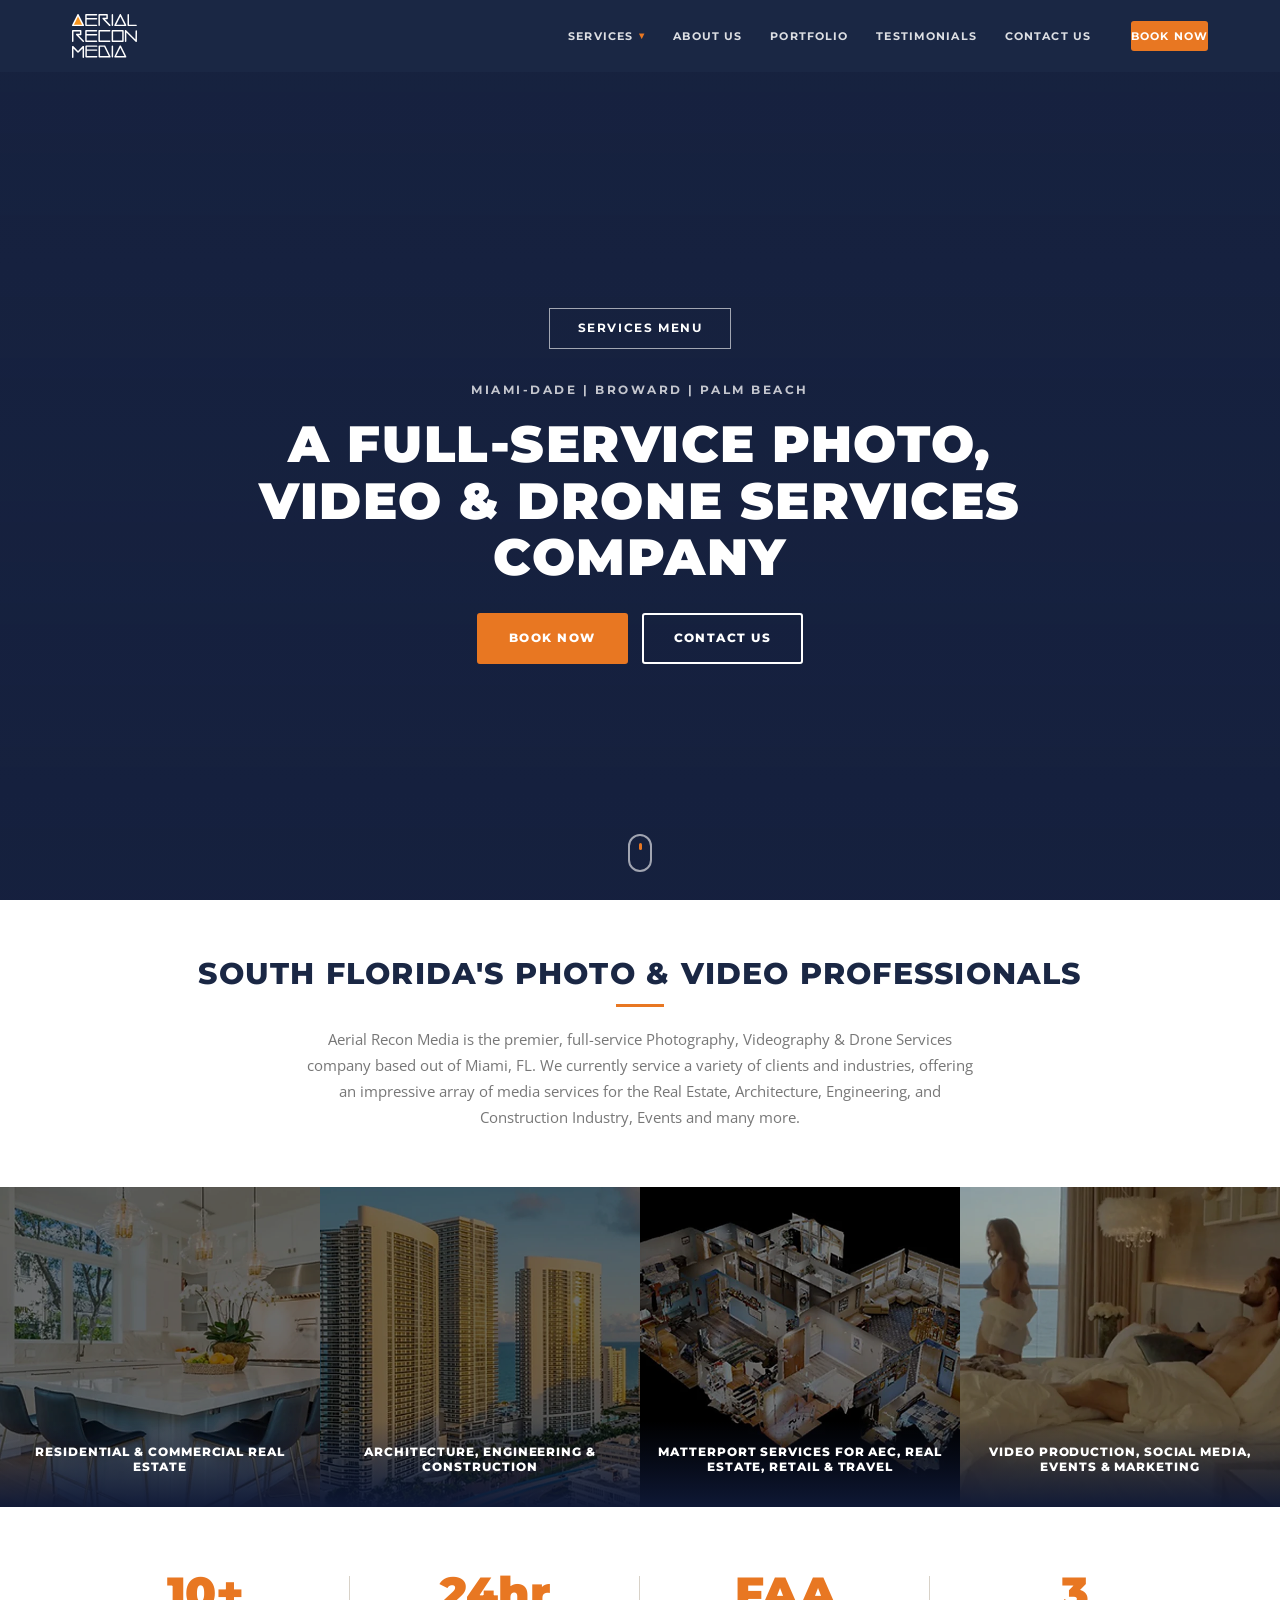
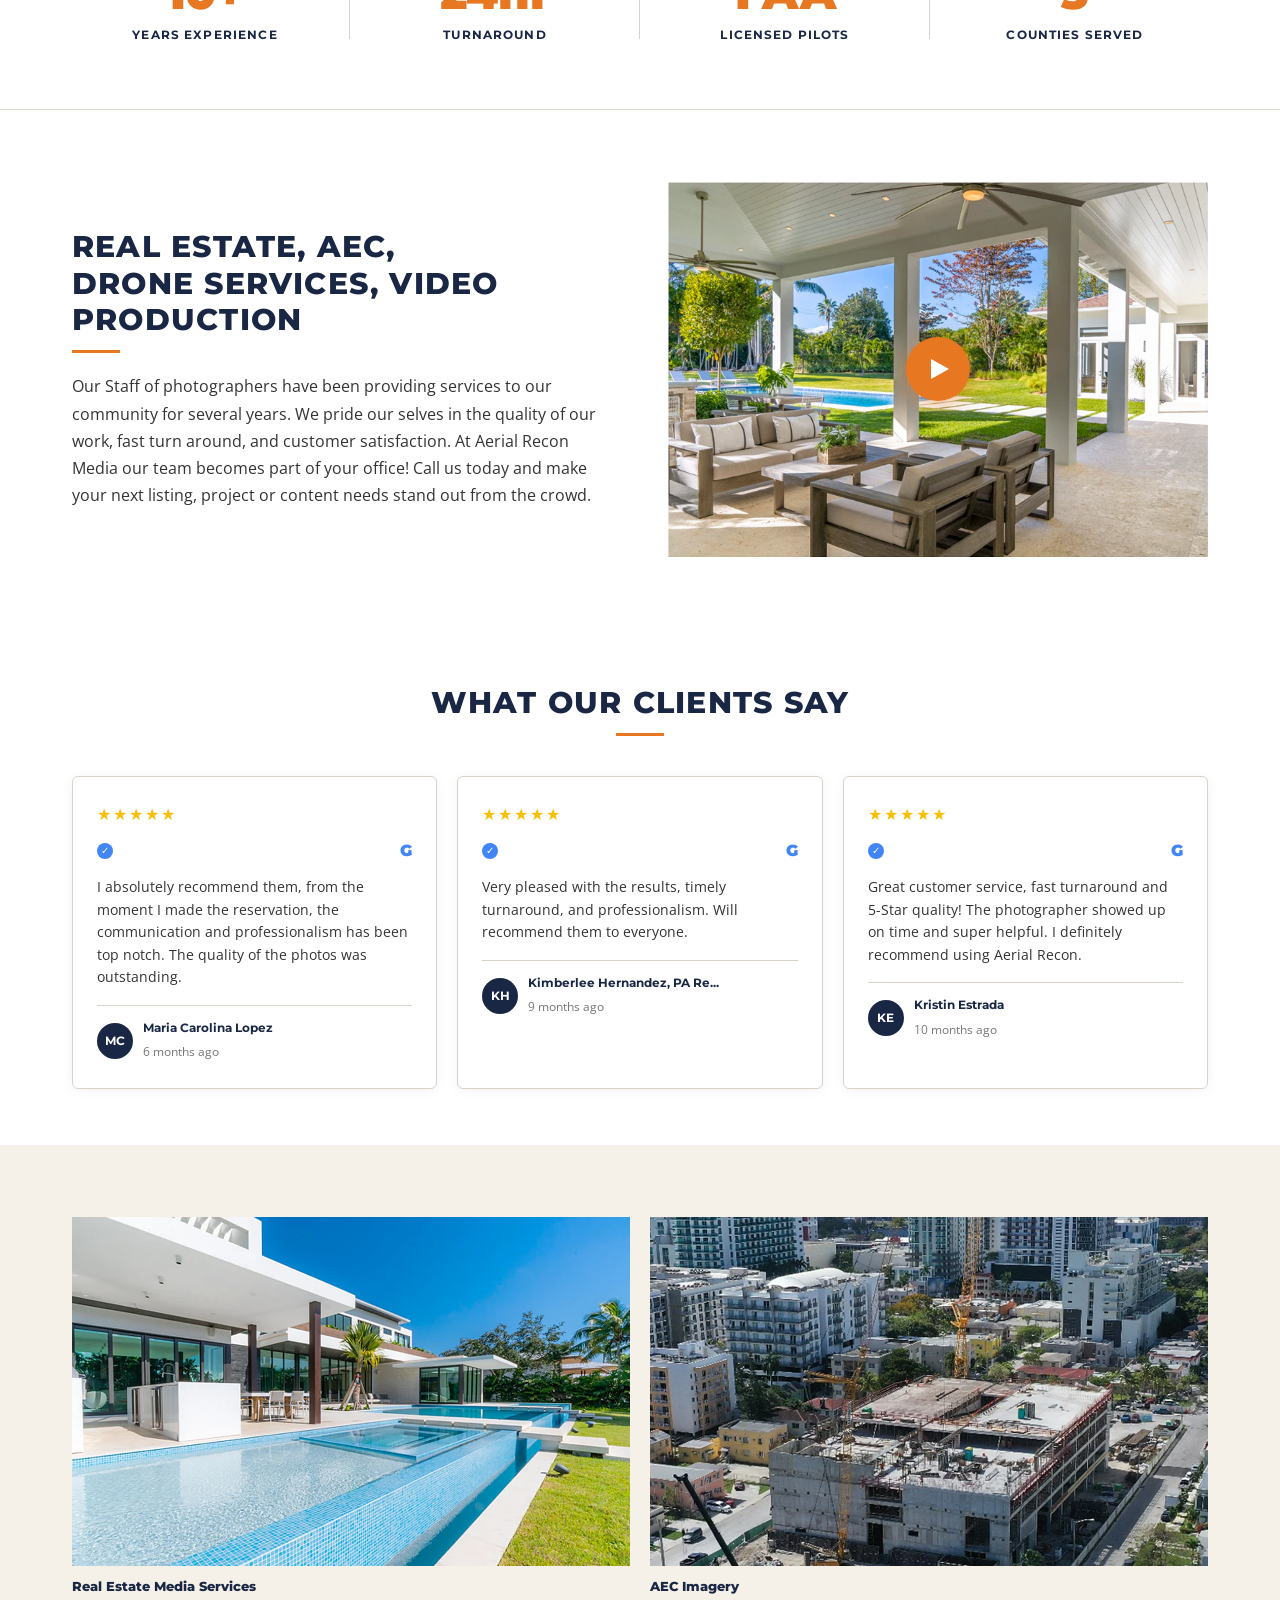
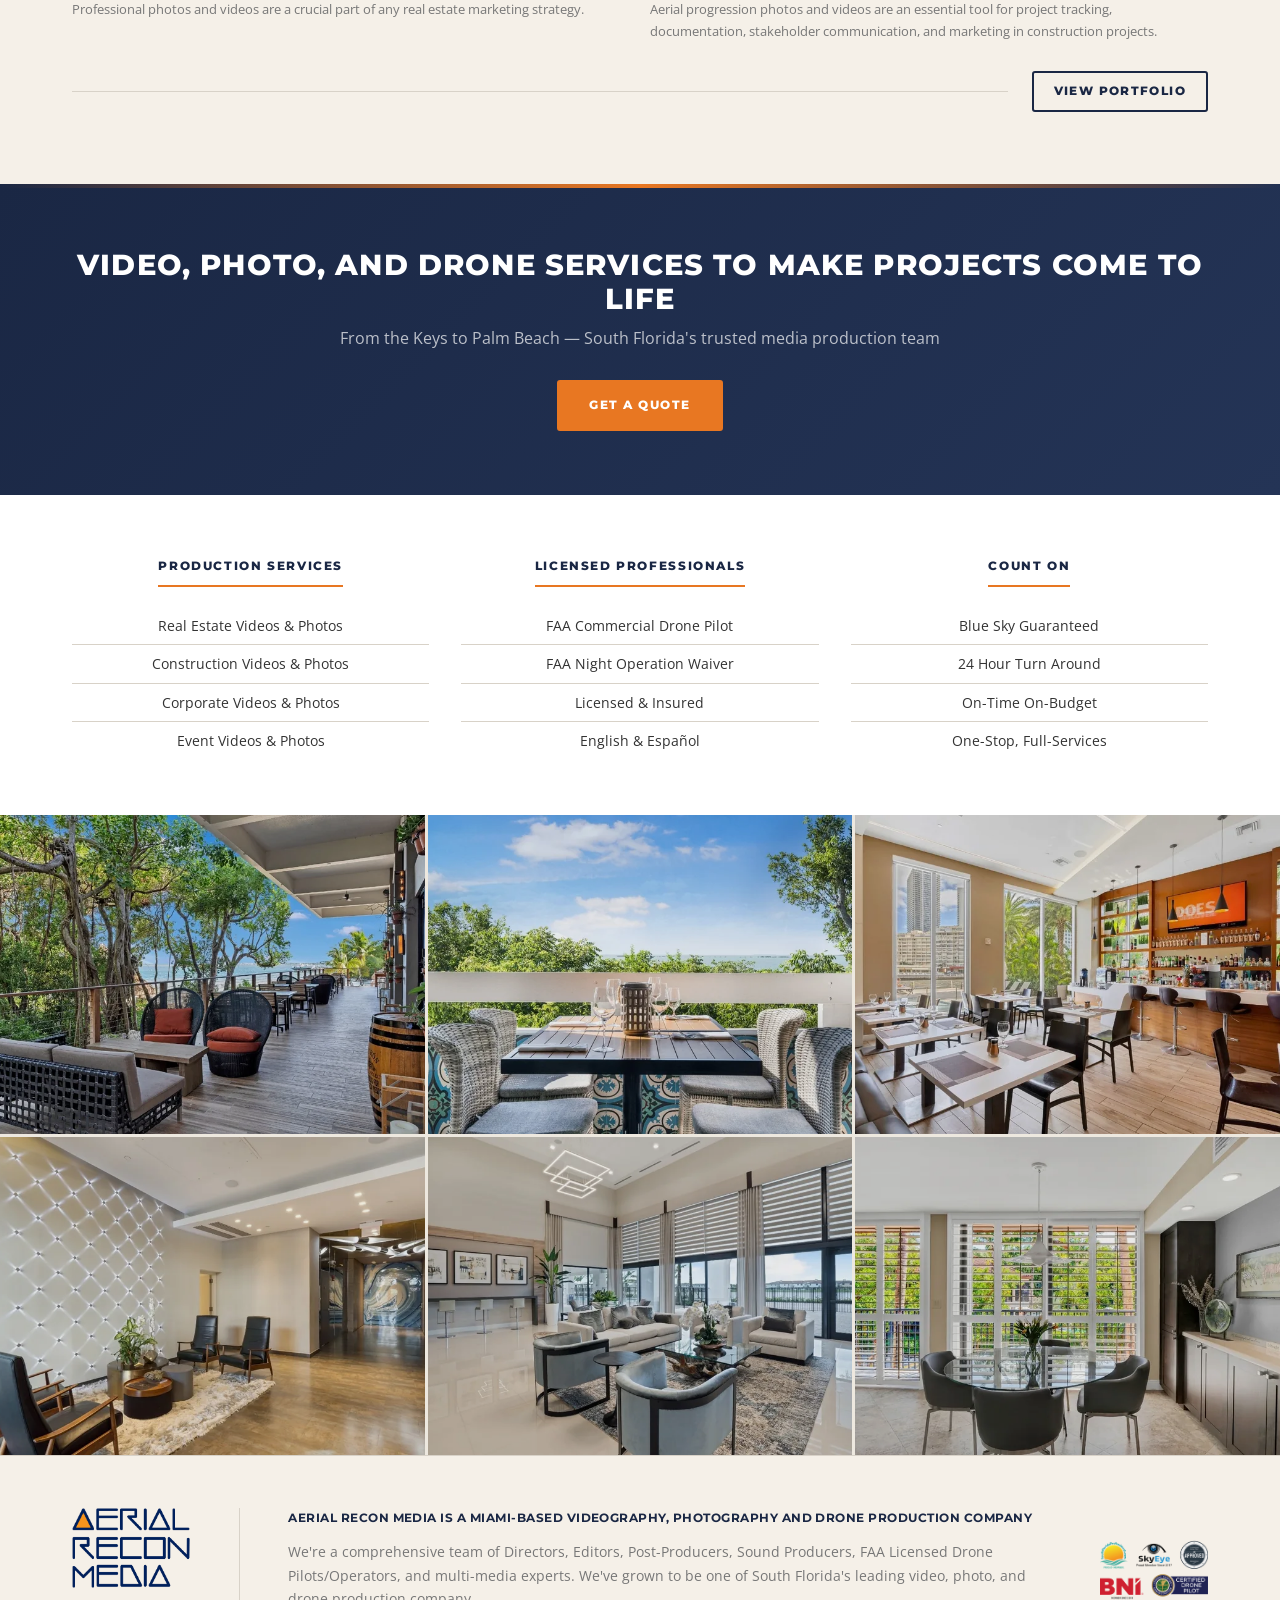
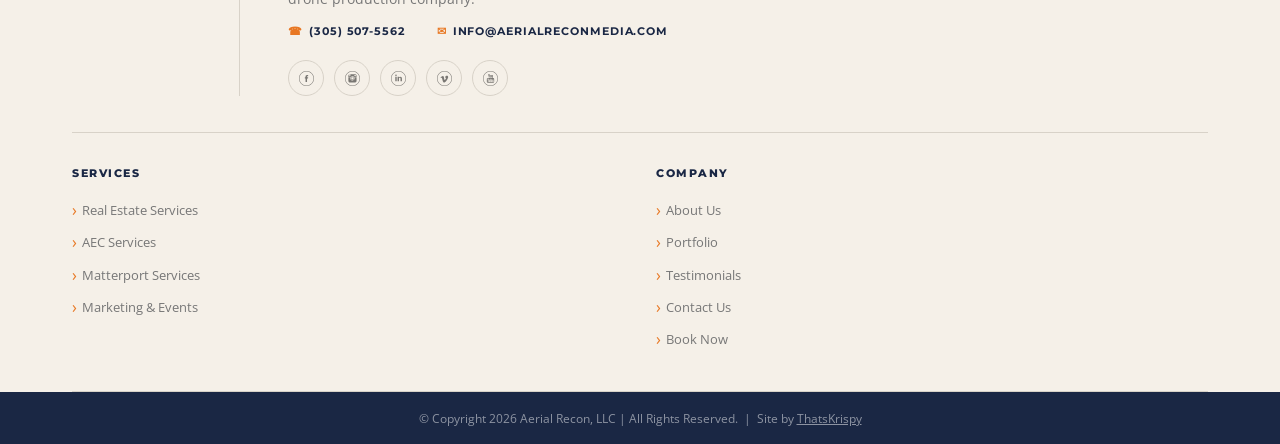
<file: index.html>
<!DOCTYPE html>
<html lang="en">
<head>
  <meta charset="UTF-8">
  <meta name="viewport" content="width=device-width, initial-scale=1.0, maximum-scale=1.0, user-scalable=0">
  <title>Miami Drone & Real Estate Video | Aerial Recon Media</title>
  <meta name="description" content="Aerial Recon Media is Miami's premier photography, videography & drone services company serving Miami-Dade, Broward & Palm Beach.">
  <link rel="canonical" href="https://aerialreconmedia.com/">
  <meta property="og:title" content="Miami Drone & Real Estate Video | Aerial Recon Media">
  <meta property="og:description" content="Aerial Recon Media is Miami's premier photography, videography & drone services company serving Miami-Dade, Broward & Palm Beach.">
  <meta property="og:url" content="https://aerialreconmedia.com/">
  <meta property="og:site_name" content="Aerial Recon Media">
  <meta property="og:image" content="images/hero-og.jpg">
  <meta property="og:type" content="website">
  <meta name="twitter:card" content="summary_large_image">
  <link rel="icon" type="image/png" href="images/favicon.png">
  <link rel="preconnect" href="https://fonts.googleapis.com">
  <link rel="preconnect" href="https://fonts.gstatic.com" crossorigin>
  <link href="https://fonts.googleapis.com/css2?family=Montserrat:wght@400;700;800;900&family=Open+Sans:wght@400;600&display=swap" rel="stylesheet">
  <link rel="stylesheet" href="css/style.css">
  <script type="application/ld+json">
  {
    "@context": "https://schema.org",
    "@type": "LocalBusiness",
    "name": "Aerial Recon Media",
    "image": "https://aerialreconmedia.com/images/hero-og.jpg",
    "url": "https://aerialreconmedia.com/",
    "telephone": "+13055075562",
    "email": "info@aerialreconmedia.com",
    "priceRange": "$$",
    "address": {
      "@type": "PostalAddress",
      "addressLocality": "Miami",
      "addressRegion": "FL",
      "addressCountry": "US"
    },
    "areaServed": [
      {"@type": "AdministrativeArea", "name": "Miami-Dade County"},
      {"@type": "AdministrativeArea", "name": "Broward County"},
      {"@type": "AdministrativeArea", "name": "Palm Beach County"}
    ],
    "sameAs": [
      "https://www.facebook.com/aerialreconmedia",
      "https://www.instagram.com/aerial_recon/",
      "https://www.linkedin.com/company/aerial-recon-llc",
      "https://vimeo.com/aerialreconmedia",
      "https://www.youtube.com/@aerialreconmedia"
    ],
    "description": "Full-service photography, videography & drone services company based in Miami, FL serving the Real Estate, Architecture, Engineering, Construction, and Events industries."
  }
  </script>
</head>
<body>

<!-- NAV -->
<header class="site-header">
  <div class="nav-inner">
    <a class="nav-logo" href="index.html" aria-label="Aerial Recon Media Home">
      <img src="images/aerial-recon-media.svg" alt="Aerial Recon Media">
    </a>
    <nav aria-label="Main navigation">
      <ul class="nav-links">
        <li class="has-dropdown">
          <a href="#">Services</a>
          <ul class="dropdown">
            <li><a href="real-estate/index.html">Real Estate Services</a></li>
            <li><a href="aec/index.html">AEC Services</a></li>
            <li><a href="matterport/index.html">Matterport Services</a></li>
            <li><a href="marketing-events/index.html">Marketing &amp; Event Services</a></li>
          </ul>
        </li>
        <li><a href="about/index.html">About Us</a></li>
        <li><a href="portfolio/index.html">Portfolio</a></li>
        <li><a href="testimonials/index.html">Testimonials</a></li>
        <li><a href="contact/index.html">Contact Us</a></li>
        <li><a href="https://go.thryv.com/site/aerialreconllc/online-scheduling" class="nav-cta" target="_blank" rel="noopener">Book Now</a></li>
      </ul>
    </nav>
    <button class="nav-toggle" aria-label="Toggle navigation" aria-expanded="false">
      <span></span><span></span><span></span>
    </button>
  </div>
</header>

<!-- MOBILE NAV -->
<nav class="mobile-nav" aria-label="Mobile navigation">
  <span style="display:block;padding:14px 24px;border-bottom:1px solid rgba(255,255,255,0.1);font-family:var(--font-display);font-size:0.7rem;font-weight:700;text-transform:uppercase;letter-spacing:0.12em;color:rgba(255,255,255,0.5);">Services</span>
  <div class="mobile-sub">
    <a href="real-estate/index.html">Real Estate Services</a>
    <a href="aec/index.html">AEC Services</a>
    <a href="matterport/index.html">Matterport Services</a>
    <a href="marketing-events/index.html">Marketing &amp; Event Services</a>
  </div>
  <a href="about/index.html">About Us</a>
  <a href="portfolio/index.html">Portfolio</a>
  <a href="testimonials/index.html">Testimonials</a>
  <a href="contact/index.html">Contact Us</a>
  <div class="mobile-nav-cta">
    <a href="https://go.thryv.com/site/aerialreconllc/online-scheduling" target="_blank" rel="noopener">Book Now</a>
  </div>
</nav>

<!-- HERO -->
<section class="home-hero" aria-label="Hero">
  <div class="home-hero__video-wrap" id="heroVideoWrap" data-vimeo-bg="809340017">
    <!-- Poster shows instantly; the Vimeo iframe is injected after load so it never blocks first paint -->
    <img class="home-hero__poster" src="images/hero-og.jpg" alt="Aerial drone view of the Miami coastline at sunset">
  </div>
  <div class="home-hero__overlay"></div>
  <div class="home-hero__content">
    <a href="https://go.thryv.com/site/aerialreconllc/online-scheduling" class="hero-services-btn" target="_blank" rel="noopener">Services Menu</a>
    <div class="home-hero__sub">Miami-Dade | Broward | Palm Beach</div>
    <h1>A Full-Service Photo, Video &amp; Drone Services Company</h1>
    <div class="hero-cta-group">
      <a href="https://go.thryv.com/site/aerialreconllc/online-scheduling" class="btn btn--orange" target="_blank" rel="noopener">Book Now</a>
      <a href="contact/index.html" class="btn btn--outline-white">Contact Us</a>
    </div>
  </div>
  <div class="home-hero__scroll-cue" aria-hidden="true"></div>
</section>

<!-- INTRO -->
<section class="intro-section reveal">
  <div class="container">
    <h2>South Florida's Photo &amp; Video Professionals</h2>
    <div class="orange-rule orange-rule--center"></div>
    <p>Aerial Recon Media is the premier, full-service Photography, Videography &amp; Drone Services company based out of Miami, FL. We currently service a variety of clients and industries, offering an impressive array of media services for the Real Estate, Architecture, Engineering, and Construction Industry, Events and many more.</p>
  </div>
</section>

<!-- SERVICE CARDS -->
<section aria-label="Services">
  <div class="service-cards">
    <div class="service-card reveal">
      <img src="images/miami-real-estate-photography-dining-room.webp" alt="Miami residential and commercial real estate photography services" loading="lazy">
      <div class="service-card__label"><h2>Residential &amp; Commercial Real Estate</h2></div>
      <a href="real-estate/index.html" class="service-card__link" aria-label="Real Estate Services"></a>
    </div>
    <div class="service-card reveal reveal-delay-1">
      <img src="images/miami-aec-drone-photography-skyscraper.webp" alt="Miami architecture, engineering and construction drone photography" loading="lazy">
      <div class="service-card__label"><h2>Architecture, Engineering &amp; Construction</h2></div>
      <a href="aec/index.html" class="service-card__link" aria-label="AEC Services"></a>
    </div>
    <div class="service-card reveal reveal-delay-2">
      <img src="images/miami-matterport-3d-tour-home.webp" alt="Matterport 3D virtual tour services for Miami real estate" loading="lazy">
      <div class="service-card__label"><h2>Matterport Services for AEC, Real Estate, Retail &amp; Travel</h2></div>
      <a href="matterport/index.html" class="service-card__link" aria-label="Matterport Services"></a>
    </div>
    <div class="service-card reveal reveal-delay-3">
      <img src="images/miami-real-estate-video-production-bedroom.webp" alt="Miami video production for social media, events and marketing" loading="lazy">
      <div class="service-card__label"><h2>Video Production, Social Media, Events &amp; Marketing</h2></div>
      <a href="marketing-events/index.html" class="service-card__link" aria-label="Marketing and Event Services"></a>
    </div>
  </div>
</section>

<!-- STATS BAND -->
<section class="stats-band reveal">
  <div class="container">
    <div class="stats-grid">
      <div class="stat-item">
        <div class="stat-num">10+</div>
        <div class="stat-label">Years Experience</div>
      </div>
      <div class="stat-item">
        <div class="stat-num">24hr</div>
        <div class="stat-label">Turnaround</div>
      </div>
      <div class="stat-item">
        <div class="stat-num">FAA</div>
        <div class="stat-label">Licensed Pilots</div>
      </div>
      <div class="stat-item">
        <div class="stat-num">3</div>
        <div class="stat-label">Counties Served</div>
      </div>
    </div>
  </div>
</section>

<!-- SPLIT — TEXT + VIDEO THUMBNAIL -->
<section class="section section--white">
  <div class="container">
    <div class="split">
      <div class="split__content reveal">
        <h2>Real Estate, AEC,<br>Drone Services, Video Production</h2>
        <div class="orange-rule"></div>
        <p>Our Staff of photographers have been providing services to our community for several years. We pride our selves in the quality of our work, fast turn around, and customer satisfaction. At Aerial Recon Media our team becomes part of your office! Call us today and make your next listing, project or content needs stand out from the crowd.</p>
      </div>
      <div class="reveal reveal-delay-1">
        <div class="video-thumb-hero" data-vimeo="392687951">
          <img src="images/real-estate-backyard.webp" alt="Real Estate interior photography by Aerial Recon Media" loading="lazy">
          <div class="video-thumb-hero__play">
            <div class="video-thumb-hero__play-btn"></div>
          </div>
        </div>
      </div>
    </div>
  </div>
</section>

<!-- GOOGLE REVIEWS -->
<section class="reviews-strip reveal">
  <div class="container">
    <div class="section-head">
      <h2>What Our Clients Say</h2>
      <div class="orange-rule orange-rule--center"></div>
    </div>
    <div class="reviews-grid">
      <div class="review-card">
        <div class="review-stars"><span>★</span><span>★</span><span>★</span><span>★</span><span>★</span></div>
        <div class="review-badge">
          <div class="verified">✓</div>
          <div class="g-icon">G</div>
        </div>
        <p>I absolutely recommend them, from the moment I made the reservation, the communication and professionalism has been top notch. The quality of the photos was outstanding.</p>
        <div class="reviewer">
          <div class="reviewer-avatar">MC</div>
          <div class="reviewer-info">
            <strong>Maria Carolina Lopez</strong>
            <span class="js-ago" data-ago="2026-06-03">4 weeks ago</span>
          </div>
        </div>
      </div>
      <div class="review-card">
        <div class="review-stars"><span>★</span><span>★</span><span>★</span><span>★</span><span>★</span></div>
        <div class="review-badge">
          <div class="verified">✓</div>
          <div class="g-icon">G</div>
        </div>
        <p>Very pleased with the results, timely turnaround, and professionalism. Will recommend them to everyone.</p>
        <div class="reviewer">
          <div class="reviewer-avatar">KH</div>
          <div class="reviewer-info">
            <strong>Kimberlee Hernandez, PA Re...</strong>
            <span class="js-ago" data-ago="2026-03-01">4 months ago</span>
          </div>
        </div>
      </div>
      <div class="review-card">
        <div class="review-stars"><span>★</span><span>★</span><span>★</span><span>★</span><span>★</span></div>
        <div class="review-badge">
          <div class="verified">✓</div>
          <div class="g-icon">G</div>
        </div>
        <p>Great customer service, fast turnaround and 5-Star quality! The photographer showed up on time and super helpful. I definitely recommend using Aerial Recon.</p>
        <div class="reviewer">
          <div class="reviewer-avatar">KE</div>
          <div class="reviewer-info">
            <strong>Kristin Estrada</strong>
            <span class="js-ago" data-ago="2026-02-01">5 months ago</span>
          </div>
        </div>
      </div>
    </div>
  </div>
</section>

<!-- PORTFOLIO FEATURE — 2-UP with captions below -->
<section class="portfolio-feature reveal">
  <div class="container">
    <div class="portfolio-2up">
      <div class="portfolio-2up-item">
        <a href="real-estate/index.html">
          <img src="images/miami-real-estate-media-services-pool-house.webp" alt="Real Estate Media Services — modern house with pool" loading="lazy">
        </a>
        <div class="portfolio-2up-caption">
          <h3>Real Estate Media Services</h3>
          <p>Professional photos and videos are a crucial part of any real estate marketing strategy.</p>
        </div>
      </div>
      <div class="portfolio-2up-item">
        <a href="aec/index.html">
          <img src="images/miami-aec-aerial-surveying-construction-site.webp" alt="AEC Imagery — aerial view of construction site" loading="lazy">
        </a>
        <div class="portfolio-2up-caption">
          <h3>AEC Imagery</h3>
          <p>Aerial progression photos and videos are an essential tool for project tracking, documentation, stakeholder communication, and marketing in construction projects.</p>
        </div>
      </div>
    </div>
    <div style="display:flex;align-items:center;gap:24px;padding-top:8px;">
      <div style="flex:1;height:1px;background:var(--border);"></div>
      <a href="portfolio/index.html" class="btn btn--outline-navy btn--sm">View Portfolio</a>
    </div>
  </div>
</section>

<!-- CTA STRIP -->
<section class="cta-strip reveal">
  <div class="container">
    <h2>Video, Photo, and Drone Services to Make Projects Come to Life</h2>
    <p>From the Keys to Palm Beach — South Florida's trusted media production team</p>
    <a href="contact/index.html" class="btn btn--orange">Get a Quote</a>
  </div>
</section>

<!-- TRUST GRID -->
<section class="trust-section reveal">
  <div class="container">
    <div class="trust-grid">
      <div class="trust-col">
        <h3>Production Services</h3>
        <ul>
          <li>Real Estate Videos &amp; Photos</li>
          <li>Construction Videos &amp; Photos</li>
          <li>Corporate Videos &amp; Photos</li>
          <li>Event Videos &amp; Photos</li>
        </ul>
      </div>
      <div class="trust-col">
        <h3>Licensed Professionals</h3>
        <ul>
          <li>FAA Commercial Drone Pilot</li>
          <li>FAA Night Operation Waiver</li>
          <li>Licensed &amp; Insured</li>
          <li>English &amp; Español</li>
        </ul>
      </div>
      <div class="trust-col">
        <h3>Count On</h3>
        <ul>
          <li>Blue Sky Guaranteed</li>
          <li>24 Hour Turn Around</li>
          <li>On-Time On-Budget</li>
          <li>One-Stop, Full-Services</li>
        </ul>
      </div>
    </div>
  </div>
</section>

<!-- PHOTO GALLERY -->
<section style="background:var(--cream-alt);padding:0;">
  <div class="photo-grid reveal">
    <img src="images/miami-restaurant-photography-deck-ocean-view.webp" alt="Miami restaurant photography — outdoor deck with ocean view" loading="lazy">
    <img src="images/miami-restaurant-photography-outdoor-dining.webp" alt="Miami restaurant photography — outdoor dining table setting" loading="lazy">
    <img src="images/miami-restaurant-photography-bar-interior.webp" alt="Miami restaurant photography — interior bar and dining area" loading="lazy">
    <img src="images/miami-commercial-photography-waiting-room.webp" alt="Miami commercial photography — building waiting room interior" loading="lazy">
    <img src="images/miami-commercial-photography-living-room-bar.webp" alt="Miami commercial photography — modern living room with bar area" loading="lazy">
    <img src="images/miami-commercial-photography-dining-room.webp" alt="Miami commercial photography — modern dining room interior" loading="lazy">
  </div>
</section>

<!-- FOOTER -->
<footer class="site-footer">
  <div class="container">
    <div class="footer-brand-row">
      <div class="footer-logo">
        <img src="images/footer-logo.webp" alt="Aerial Recon Media and Moccai Films">
      </div>
      <div class="footer-divider"></div>
      <div class="footer-about">
        <p>Aerial Recon Media is a Miami-based videography, photography and drone production company</p>
        <p class="footer-about-sub">We're a comprehensive team of Directors, Editors, Post-Producers, Sound Producers, FAA Licensed Drone Pilots/Operators, and multi-media experts. We've grown to be one of South Florida's leading video, photo, and drone production company.</p>
        <div class="footer-contact-row">
          <a href="tel:3055075562"><span>☎</span> (305) 507-5562</a>
          <a href="mailto:info@aerialreconmedia.com"><span>✉</span> info@aerialreconmedia.com</a>
        </div>
        <div class="footer-social">
          <a href="https://www.facebook.com/aerialreconmedia" target="_blank" rel="noopener" aria-label="Facebook"><img src="images/facebook.svg" alt="Facebook"></a>
          <a href="https://www.instagram.com/aerial_recon/" target="_blank" rel="noopener" aria-label="Instagram"><img src="images/instagram.svg" alt="Instagram"></a>
          <a href="https://www.linkedin.com/company/aerial-recon-llc" target="_blank" rel="noopener" aria-label="LinkedIn"><img src="images/linkedin.svg" alt="LinkedIn"></a>
          <a href="https://vimeo.com/aerialreconmedia" target="_blank" rel="noopener" aria-label="Vimeo"><img src="images/vimeo.svg" alt="Vimeo"></a>
          <a href="https://www.youtube.com/@aerialreconmedia" target="_blank" rel="noopener" aria-label="YouTube"><img src="images/youtube.svg" alt="YouTube"></a>
        </div>
      </div>
      <div class="footer-assoc" style="flex-shrink:0;">
        <img src="images/associations.webp" alt="Aerial Recon Media associations — FAA, BNI, SkyEye, Drones IO">
      </div>
    </div>

    <div class="footer-nav-row">
      <div class="footer-col">
        <h3>Services</h3>
        <ul>
          <li><a href="real-estate/index.html">Real Estate Services</a></li>
          <li><a href="aec/index.html">AEC Services</a></li>
          <li><a href="matterport/index.html">Matterport Services</a></li>
          <li><a href="marketing-events/index.html">Marketing &amp; Events</a></li>
        </ul>
      </div>
      <div class="footer-col">
        <h3>Company</h3>
        <ul>
          <li><a href="about/index.html">About Us</a></li>
          <li><a href="portfolio/index.html">Portfolio</a></li>
          <li><a href="testimonials/index.html">Testimonials</a></li>
          <li><a href="contact/index.html">Contact Us</a></li>
          <li><a href="https://go.thryv.com/site/aerialreconllc/online-scheduling" target="_blank" rel="noopener">Book Now</a></li>
        </ul>
      </div>
    </div>
  </div>

  <div class="footer-bottom">
    <div class="container">
      <p>&copy; Copyright 2026 Aerial Recon, LLC | All Rights Reserved. &nbsp;|&nbsp; Site by <a href="https://thatskrispy.com" target="_blank" rel="noopener" style="color:inherit;text-decoration:underline;">ThatsKrispy</a></p>
    </div>
  </div>
</footer>

<!-- Video Modal -->
<div id="videoModal" class="video-modal" role="dialog" aria-modal="true" aria-label="Video player">
  <div class="video-modal__inner">
    <button class="video-modal__close" aria-label="Close video">&times;</button>
    <div class="video-modal__iframe-wrap"></div>
  </div>
</div>

<script src="js/main.js"></script>
</body>
</html>
</file>
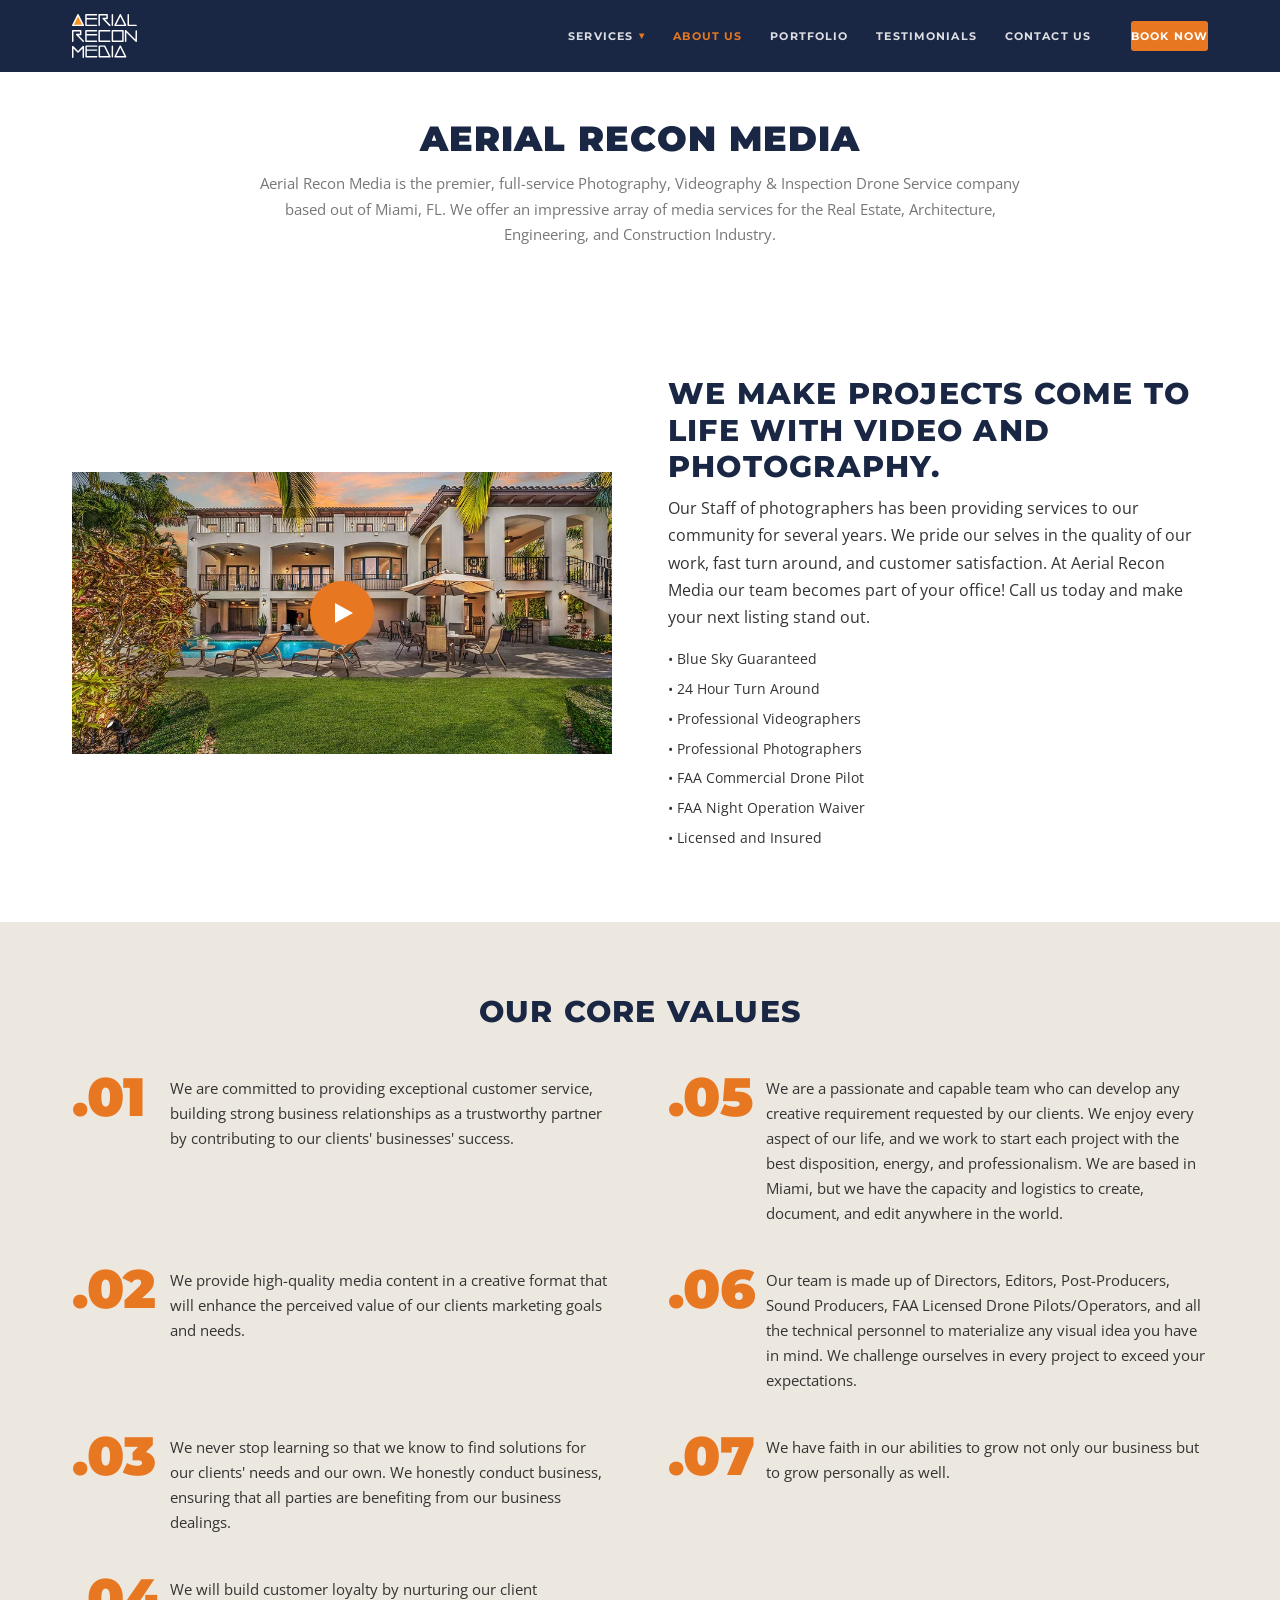
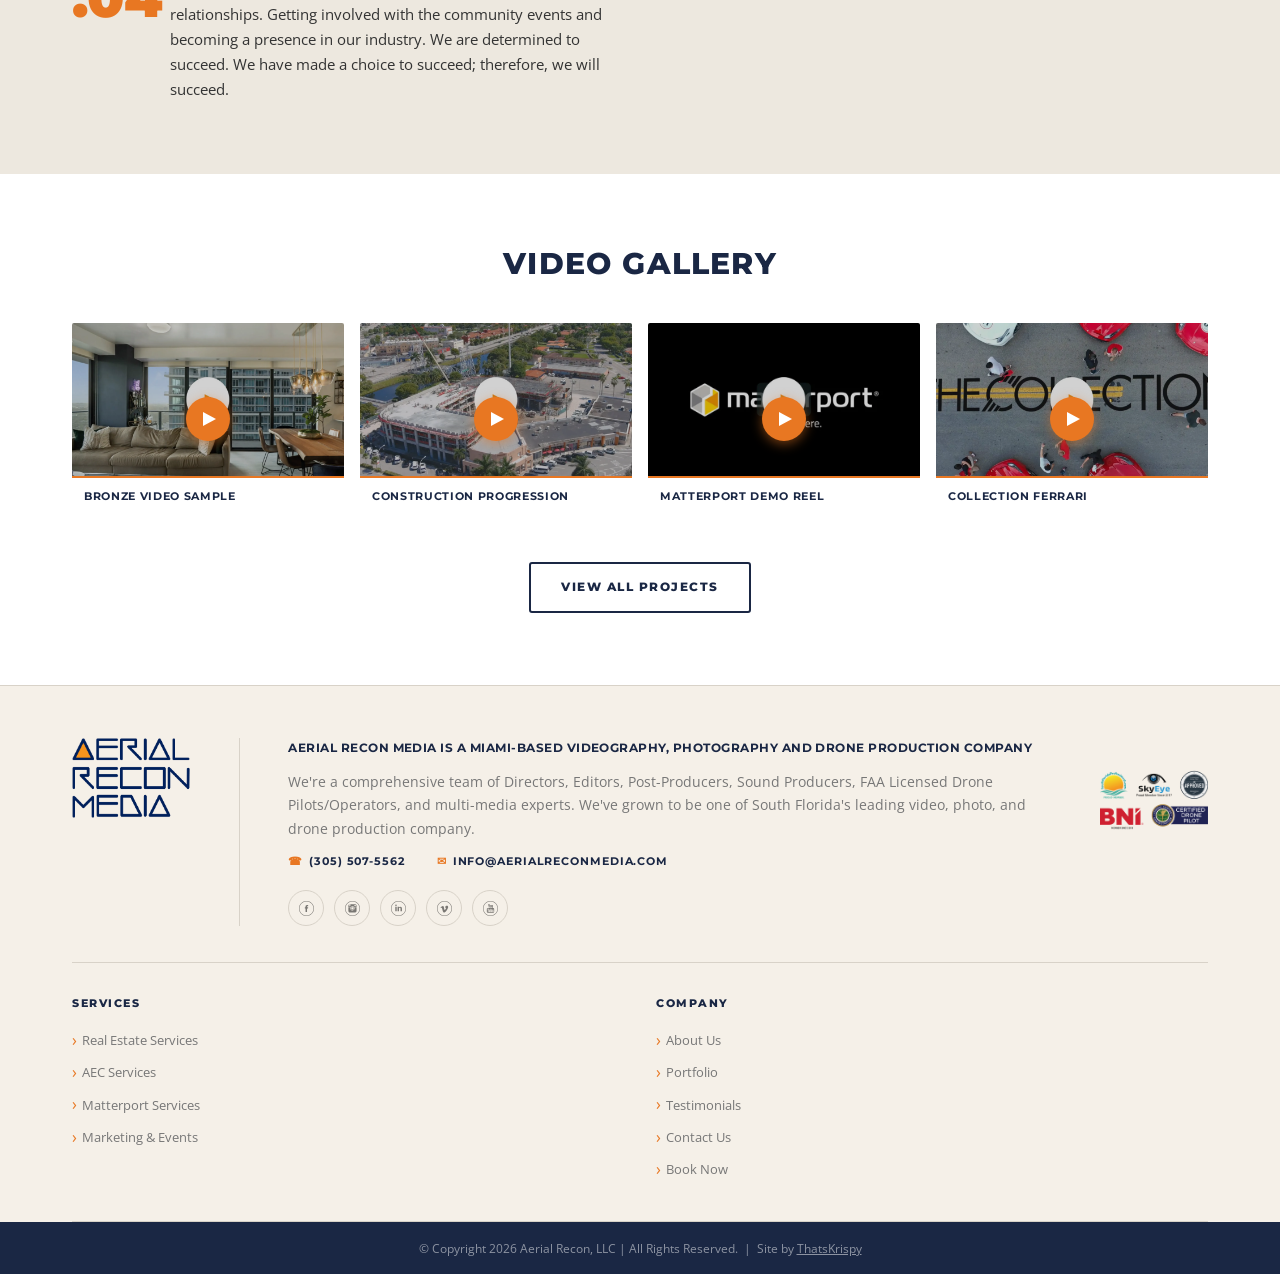
<file: about/index.html>
<!DOCTYPE html>
<html lang="en">
<head>
  <meta charset="UTF-8">
  <meta name="viewport" content="width=device-width, initial-scale=1.0, maximum-scale=1.0, user-scalable=0">
  <title>About Aerial Recon Media | Miami Drone & Video Team</title>
  <meta name="description" content="Meet the Miami-based team behind Aerial Recon Media — FAA-licensed drone pilots, photographers & video producers serving South Florida.">
  <link rel="canonical" href="https://aerialreconmedia.com/about/">
  <meta property="og:title" content="About Aerial Recon Media | Miami Drone & Video Team">
  <meta property="og:description" content="Meet the Miami-based team behind Aerial Recon Media — FAA-licensed drone pilots, photographers & video producers serving South Florida.">
  <meta property="og:url" content="https://aerialreconmedia.com/about/">
  <meta property="og:site_name" content="Aerial Recon Media">
  <meta property="og:image" content="../images/hero-og.jpg">
  <meta property="og:type" content="website">
  <link rel="icon" type="image/png" href="../images/favicon.png">
  <link rel="preconnect" href="https://fonts.googleapis.com">
  <link rel="preconnect" href="https://fonts.gstatic.com" crossorigin>
  <link href="https://fonts.googleapis.com/css2?family=Montserrat:wght@400;700;800;900&family=Open+Sans:wght@400;600&display=swap" rel="stylesheet">
  <link rel="stylesheet" href="../css/style.css">
  <style>
    .values-numbered {
      display: grid;
      grid-template-columns: 1fr 1fr;
      gap: 36px 56px;
    }
    .value-num-item {
      display: grid;
      grid-template-columns: 90px 1fr;
      gap: 8px;
      align-items: start;
    }
    .value-num-item .num {
      font-family: var(--font-display);
      font-weight: 900;
      font-size: 3.4rem;
      color: var(--orange);
      line-height: 1;
    }
    .value-num-item p { font-size: 0.92rem; color: var(--body); margin: 0; padding-top: 6px; }
    @media (max-width: 768px) {
      .values-numbered { grid-template-columns: 1fr; }
      .value-num-item { grid-template-columns: 70px 1fr; }
      .value-num-item .num { font-size: 2.6rem; }
    }
  </style>
</head>
<body>

<header class="site-header">
  <div class="nav-inner">
    <a class="nav-logo" href="../index.html"><img src="../images/aerial-recon-media.svg" alt="Aerial Recon Media"></a>
    <nav aria-label="Main navigation">
      <ul class="nav-links">
        <li class="has-dropdown">
          <a href="#">Services</a>
          <ul class="dropdown">
            <li><a href="../real-estate/index.html">Real Estate Services</a></li>
            <li><a href="../aec/index.html">AEC Services</a></li>
            <li><a href="../matterport/index.html">Matterport Services</a></li>
            <li><a href="../marketing-events/index.html">Marketing &amp; Event Services</a></li>
          </ul>
        </li>
        <li><a href="index.html" class="active">About Us</a></li>
        <li><a href="../portfolio/index.html">Portfolio</a></li>
        <li><a href="../testimonials/index.html">Testimonials</a></li>
        <li><a href="../contact/index.html">Contact Us</a></li>
        <li><a href="https://go.thryv.com/site/aerialreconllc/online-scheduling" class="nav-cta" target="_blank" rel="noopener">Book Now</a></li>
      </ul>
    </nav>
    <button class="nav-toggle" aria-label="Toggle navigation"><span></span><span></span><span></span></button>
  </div>
</header>

<nav class="mobile-nav">
  <span style="display:block;padding:14px 24px;border-bottom:1px solid rgba(255,255,255,0.1);font-family:var(--font-display);font-size:0.7rem;font-weight:700;text-transform:uppercase;letter-spacing:0.12em;color:rgba(255,255,255,0.5);">Services</span>
  <div class="mobile-sub">
    <a href="../real-estate/index.html">Real Estate Services</a>
    <a href="../aec/index.html">AEC Services</a>
    <a href="../matterport/index.html">Matterport Services</a>
    <a href="../marketing-events/index.html">Marketing &amp; Event Services</a>
  </div>
  <a href="index.html">About Us</a>
  <a href="../portfolio/index.html">Portfolio</a>
  <a href="../testimonials/index.html">Testimonials</a>
  <a href="../contact/index.html">Contact Us</a>
  <div class="mobile-nav-cta"><a href="https://go.thryv.com/site/aerialreconllc/online-scheduling" target="_blank" rel="noopener">Book Now</a></div>
</nav>

<!-- TITLE + INTRO -->
<section class="intro-section reveal intro-section--page-top">
  <div class="container">
    <h1 style="font-size:clamp(1.6rem,3vw,2.2rem);">Aerial Recon Media</h1>
    <p style="max-width:760px;">Aerial Recon Media is the premier, full-service Photography, Videography &amp; Inspection Drone Service company based out of Miami, FL. We offer an impressive array of media services for the Real Estate, Architecture, Engineering, and Construction Industry.</p>
  </div>
</section>

<!-- VIDEO + TEXT SPLIT -->
<section class="section section--white">
  <div class="container">
    <div class="split">
      <div class="reveal">
        <div class="video-thumb-hero" data-vimeo="392687951">
          <img src="../images/about-production-still.webp" alt="Aerial Recon Media photographer capturing a Miami property interior" loading="lazy">
          <div class="video-thumb-hero__play"><div class="video-thumb-hero__play-btn"></div></div>
        </div>
      </div>
      <div class="split__content reveal reveal-delay-1">
        <h2>We Make Projects Come to Life With Video and Photography.</h2>
        <p>Our Staff of photographers has been providing services to our community for several years. We pride our selves in the quality of our work, fast turn around, and customer satisfaction. At Aerial Recon Media our team becomes part of your office! Call us today and make your next listing stand out.</p>
        <ul style="margin-top:1rem;display:flex;flex-direction:column;gap:6px;">
          <li style="font-size:0.9rem;color:var(--body);">• Blue Sky Guaranteed</li>
          <li style="font-size:0.9rem;color:var(--body);">• 24 Hour Turn Around</li>
          <li style="font-size:0.9rem;color:var(--body);">• Professional Videographers</li>
          <li style="font-size:0.9rem;color:var(--body);">• Professional Photographers</li>
          <li style="font-size:0.9rem;color:var(--body);">• FAA Commercial Drone Pilot</li>
          <li style="font-size:0.9rem;color:var(--body);">• FAA Night Operation Waiver</li>
          <li style="font-size:0.9rem;color:var(--body);">• Licensed and Insured</li>
        </ul>
      </div>
    </div>
  </div>
</section>

<!-- CORE VALUES — NUMBERED -->
<section class="section section--alt">
  <div class="container">
    <div class="section-head reveal">
      <h2>Our Core Values</h2>
    </div>
    <div class="values-numbered reveal">
      <div class="value-num-item"><span class="num">.01</span><p>We are committed to providing exceptional customer service, building strong business relationships as a trustworthy partner by contributing to our clients' businesses' success.</p></div>
      <div class="value-num-item"><span class="num">.05</span><p>We are a passionate and capable team who can develop any creative requirement requested by our clients. We enjoy every aspect of our life, and we work to start each project with the best disposition, energy, and professionalism. We are based in Miami, but we have the capacity and logistics to create, document, and edit anywhere in the world.</p></div>
      <div class="value-num-item"><span class="num">.02</span><p>We provide high-quality media content in a creative format that will enhance the perceived value of our clients marketing goals and needs.</p></div>
      <div class="value-num-item"><span class="num">.06</span><p>Our team is made up of Directors, Editors, Post-Producers, Sound Producers, FAA Licensed Drone Pilots/Operators, and all the technical personnel to materialize any visual idea you have in mind. We challenge ourselves in every project to exceed your expectations.</p></div>
      <div class="value-num-item"><span class="num">.03</span><p>We never stop learning so that we know to find solutions for our clients' needs and our own. We honestly conduct business, ensuring that all parties are benefiting from our business dealings.</p></div>
      <div class="value-num-item"><span class="num">.07</span><p>We have faith in our abilities to grow not only our business but to grow personally as well.</p></div>
      <div class="value-num-item"><span class="num">.04</span><p>We will build customer loyalty by nurturing our client relationships. Getting involved with the community events and becoming a presence in our industry. We are determined to succeed. We have made a choice to succeed; therefore, we will succeed.</p></div>
    </div>
  </div>
</section>

<!-- VIDEO GALLERY -->
<section class="section section--white">
  <div class="container">
    <div class="section-head reveal">
      <h2>Video Gallery</h2>
    </div>
    <div class="video-grid reveal">
      <div class="video-thumb" data-vimeo="467194553">
        <img src="../images/about-re-videos.webp" alt="Real Estate Videos Thumbnail" loading="lazy">
        <div class="video-thumb__play"><div class="video-thumb__play-btn"></div></div>
        <div class="video-thumb__title"><h3>Bronze Video Sample</h3></div>
      </div>
      <div class="video-thumb" data-vimeo="639773972">
        <img src="../images/about-construction.webp" alt="Construction Progression Thumbnail" loading="lazy">
        <div class="video-thumb__play"><div class="video-thumb__play-btn"></div></div>
        <div class="video-thumb__title"><h3>Construction Progression</h3></div>
      </div>
      <div class="video-thumb" data-vimeo="306094535">
        <img src="../images/matterport-demo-reel.webp" alt="Matterport Demo Reel Thumbnail" loading="lazy">
        <div class="video-thumb__play"><div class="video-thumb__play-btn"></div></div>
        <div class="video-thumb__title"><h3>Matterport Demo Reel</h3></div>
      </div>
      <div class="video-thumb" data-vimeo="300423742">
        <img src="../images/about-ferrari.webp" alt="Collection Ferrari Thumbnail" loading="lazy">
        <div class="video-thumb__play"><div class="video-thumb__play-btn"></div></div>
        <div class="video-thumb__title"><h3>Collection Ferrari</h3></div>
      </div>
    </div>
    <div class="text-center mt-lg reveal">
      <a href="../portfolio/index.html" class="btn btn--outline-navy">View All Projects</a>
    </div>
  </div>
</section>

<!-- FOOTER -->
<footer class="site-footer">
  <div class="container">
    <div class="footer-brand-row">
      <div class="footer-logo"><img src="../images/footer-logo.webp" alt="Aerial Recon Media"></div>
      <div class="footer-divider"></div>
      <div class="footer-about">
        <p>Aerial Recon Media is a Miami-based videography, photography and drone production company</p>
        <p class="footer-about-sub">We're a comprehensive team of Directors, Editors, Post-Producers, Sound Producers, FAA Licensed Drone Pilots/Operators, and multi-media experts. We've grown to be one of South Florida's leading video, photo, and drone production company.</p>
        <div class="footer-contact-row">
          <a href="tel:3055075562"><span>☎</span> (305) 507-5562</a>
          <a href="mailto:info@aerialreconmedia.com"><span>✉</span> info@aerialreconmedia.com</a>
        </div>
        <div class="footer-social">
          <a href="https://www.facebook.com/aerialreconmedia" target="_blank" rel="noopener" aria-label="Facebook"><img src="../images/facebook.svg" alt="Facebook"></a>
          <a href="https://www.instagram.com/aerial_recon/" target="_blank" rel="noopener" aria-label="Instagram"><img src="../images/instagram.svg" alt="Instagram"></a>
          <a href="https://www.linkedin.com/company/aerial-recon-llc" target="_blank" rel="noopener" aria-label="LinkedIn"><img src="../images/linkedin.svg" alt="LinkedIn"></a>
          <a href="https://vimeo.com/aerialreconmedia" target="_blank" rel="noopener" aria-label="Vimeo"><img src="../images/vimeo.svg" alt="Vimeo"></a>
          <a href="https://www.youtube.com/@aerialreconmedia" target="_blank" rel="noopener" aria-label="YouTube"><img src="../images/youtube.svg" alt="YouTube"></a>
        </div>
      </div>
      <div class="footer-assoc" style="flex-shrink:0;"><img src="../images/associations.webp" alt="Aerial Recon Media associations"></div>
    </div>
    <div class="footer-nav-row">
      <div class="footer-col">
        <h3>Services</h3>
        <ul>
          <li><a href="../real-estate/index.html">Real Estate Services</a></li>
          <li><a href="../aec/index.html">AEC Services</a></li>
          <li><a href="../matterport/index.html">Matterport Services</a></li>
          <li><a href="../marketing-events/index.html">Marketing &amp; Events</a></li>
        </ul>
      </div>
      <div class="footer-col">
        <h3>Company</h3>
        <ul>
          <li><a href="index.html">About Us</a></li>
          <li><a href="../portfolio/index.html">Portfolio</a></li>
          <li><a href="../testimonials/index.html">Testimonials</a></li>
          <li><a href="../contact/index.html">Contact Us</a></li>
          <li><a href="https://go.thryv.com/site/aerialreconllc/online-scheduling" target="_blank" rel="noopener">Book Now</a></li>
        </ul>
      </div>
    </div>
  </div>
  <div class="footer-bottom"><div class="container"><p>&copy; Copyright 2026 Aerial Recon, LLC | All Rights Reserved. &nbsp;|&nbsp; Site by <a href="https://thatskrispy.com" target="_blank" rel="noopener" style="color:inherit;text-decoration:underline;">ThatsKrispy</a></p></div></div>
</footer>

<div id="videoModal" class="video-modal" role="dialog" aria-modal="true" aria-label="Video player">
  <div class="video-modal__inner">
    <button class="video-modal__close" aria-label="Close video">&times;</button>
    <div class="video-modal__iframe-wrap"></div>
  </div>
</div>
<script src="../js/main.js"></script>
</body>
</html>
</file>
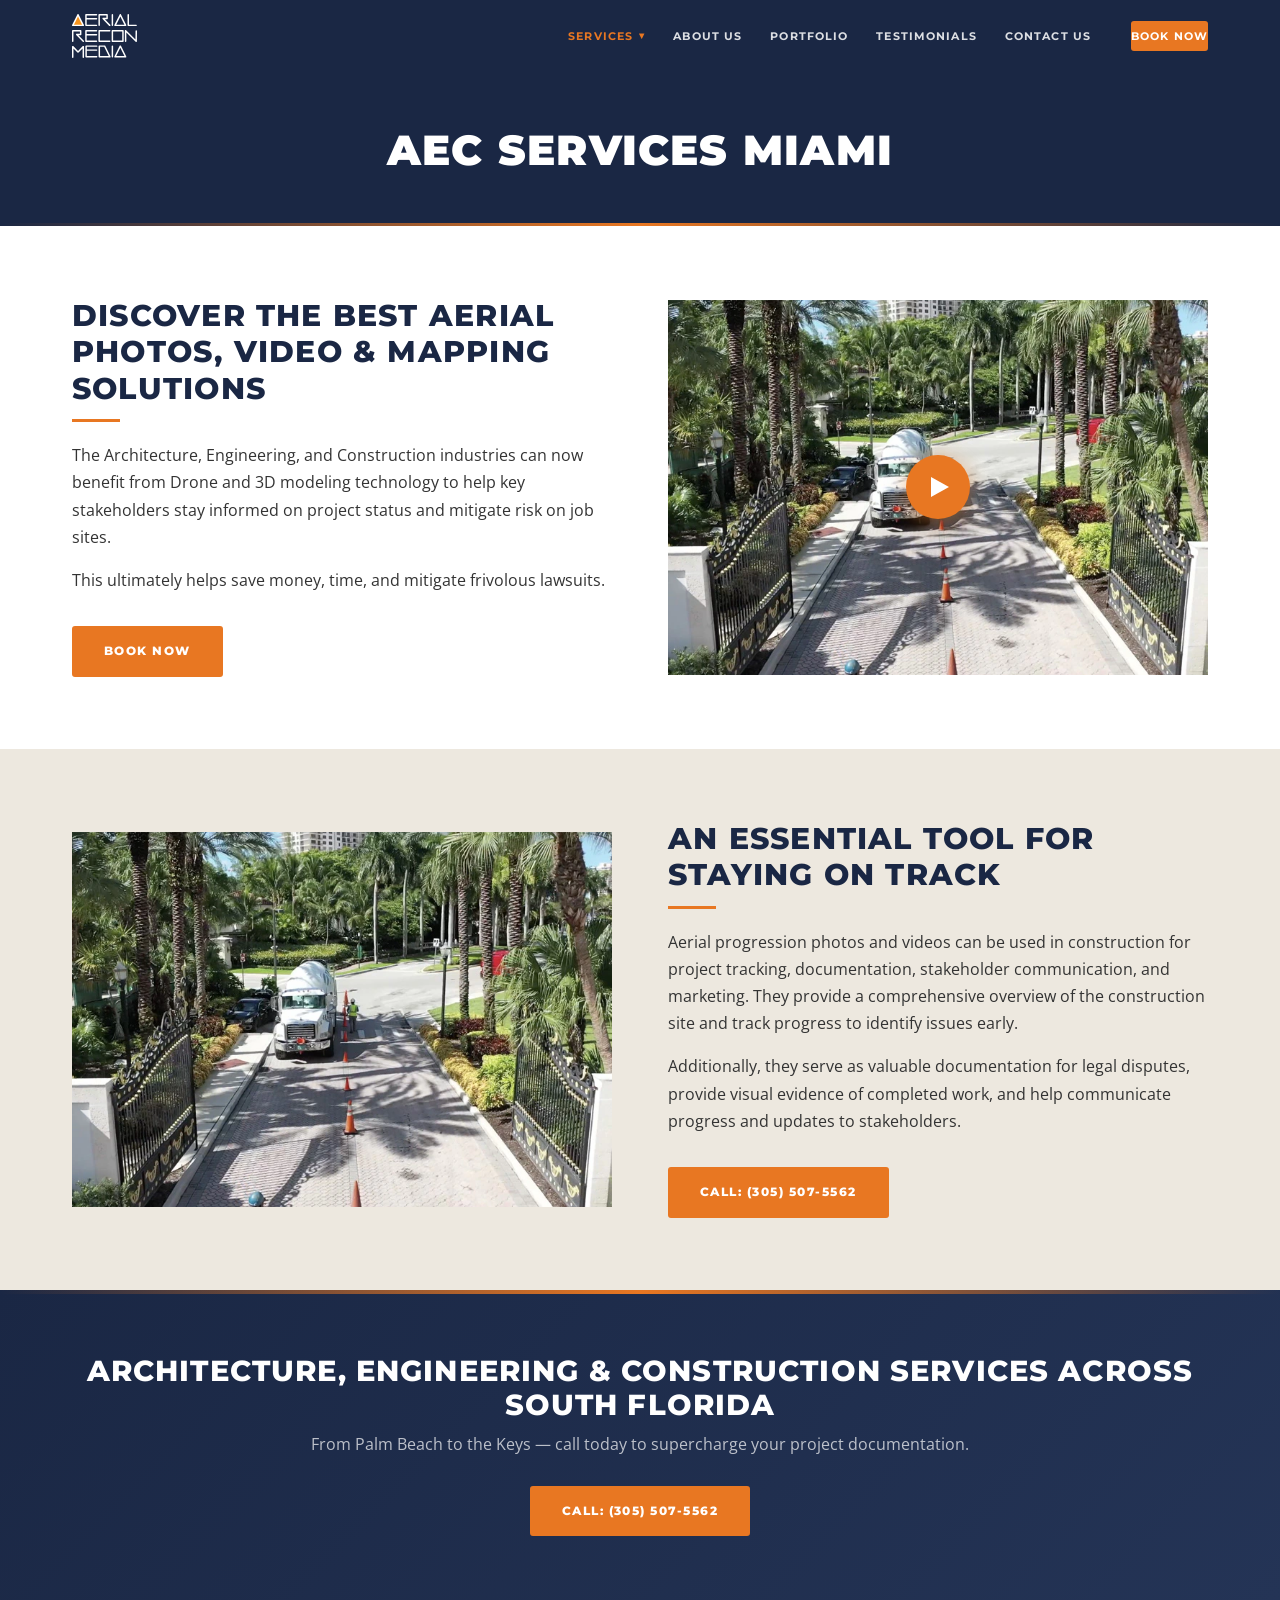
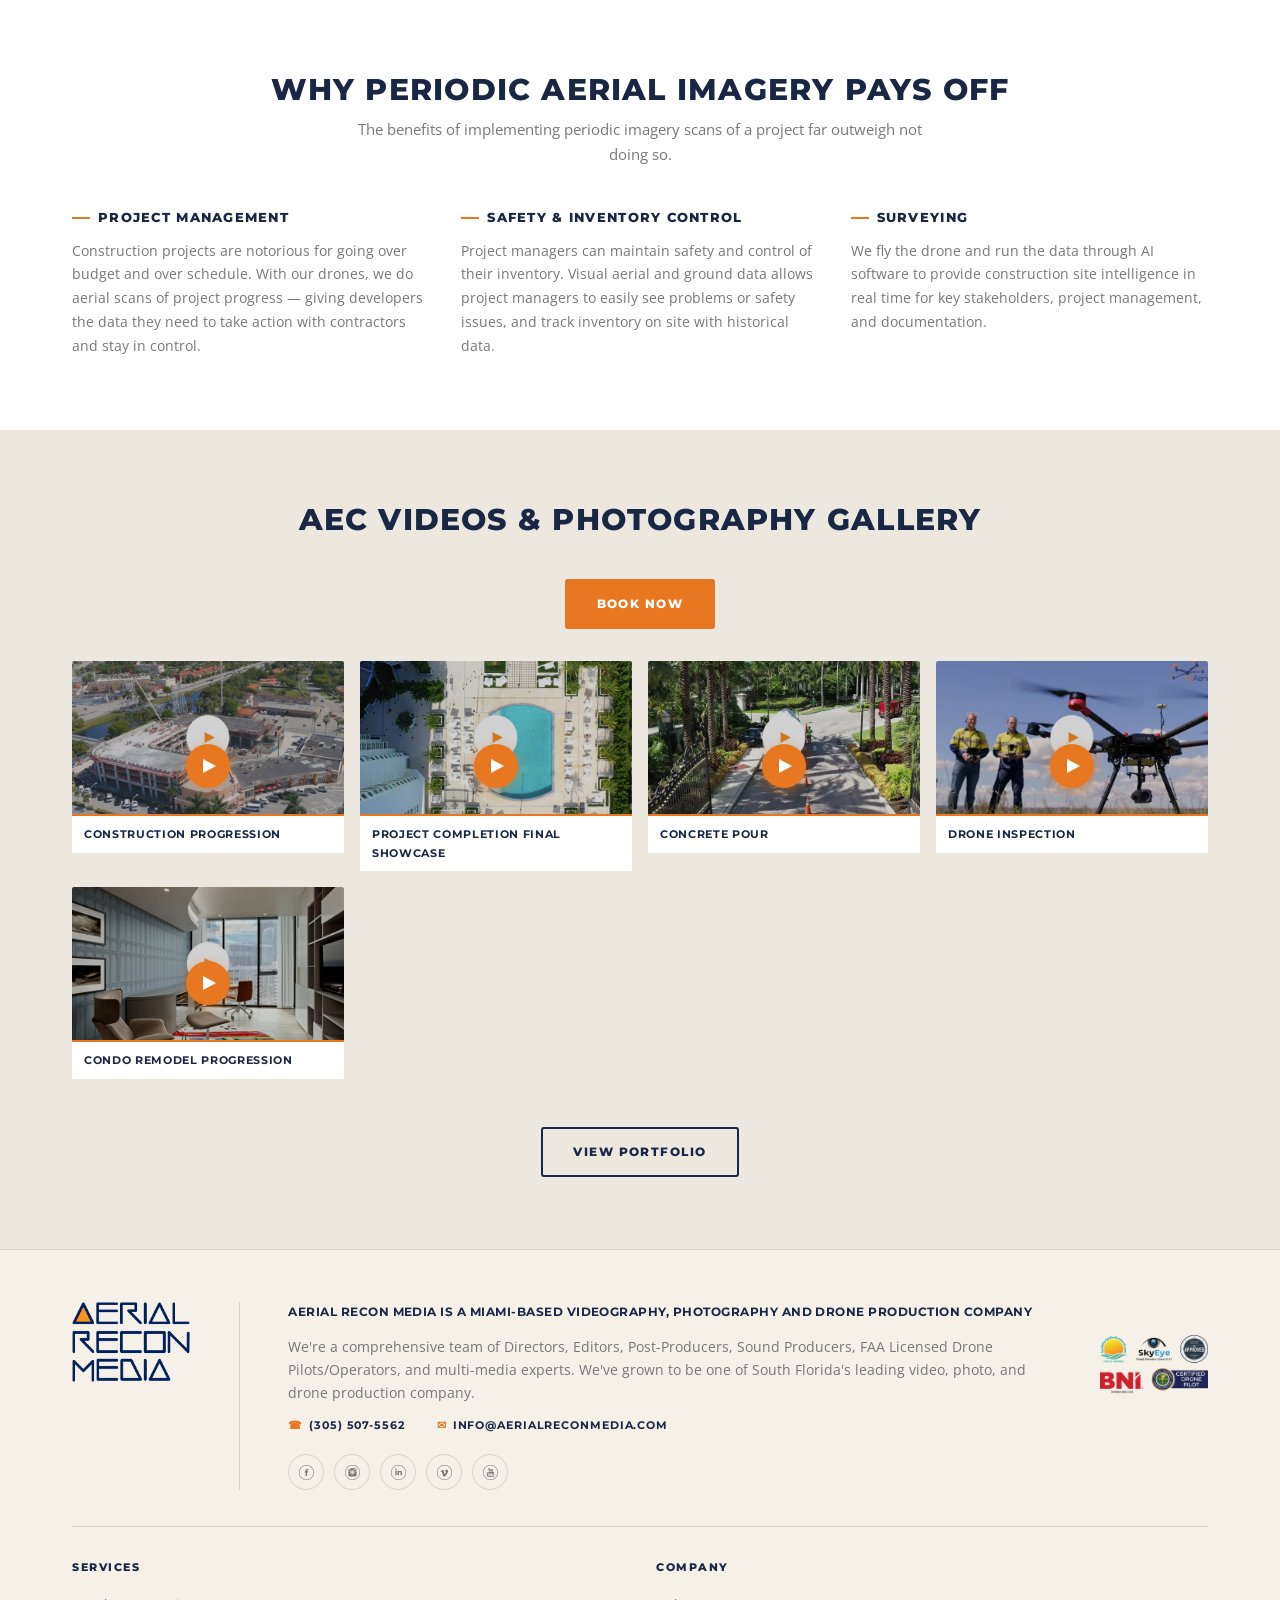
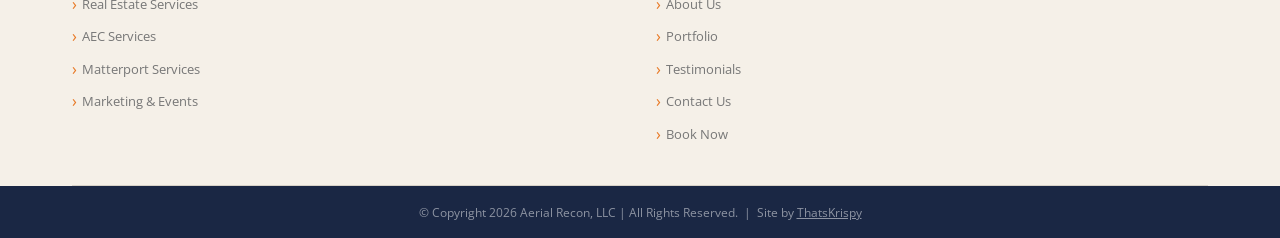
<file: aec/index.html>
<!DOCTYPE html>
<html lang="en">
<head>
  <meta charset="UTF-8">
  <meta name="viewport" content="width=device-width, initial-scale=1.0, maximum-scale=1.0, user-scalable=0">
  <title>AEC Drone Photography & Video Miami | Aerial Recon Media</title>
  <meta name="description" content="Aerial progression photos & video for Architecture, Engineering & Construction projects across South Florida. FAA-certified drone pilots.">
  <link rel="canonical" href="https://aerialreconmedia.com/aec/">
  <meta property="og:title" content="AEC Drone Photography & Video Miami | Aerial Recon Media">
  <meta property="og:description" content="Aerial progression photos & video for Architecture, Engineering & Construction projects across South Florida. FAA-certified drone pilots.">
  <meta property="og:url" content="https://aerialreconmedia.com/aec/">
  <meta property="og:site_name" content="Aerial Recon Media">
  <meta property="og:image" content="../images/aec-construction.webp">
  <meta property="og:type" content="website">
  <link rel="icon" type="image/png" href="../images/favicon.png">
  <link rel="preconnect" href="https://fonts.googleapis.com">
  <link rel="preconnect" href="https://fonts.gstatic.com" crossorigin>
  <link href="https://fonts.googleapis.com/css2?family=Montserrat:wght@400;700;800;900&family=Open+Sans:wght@400;600&display=swap" rel="stylesheet">
  <link rel="stylesheet" href="../css/style.css">
  <script type="application/ld+json">
  {
    "@context": "https://schema.org",
    "@type": "Service",
    "serviceType": "AEC Drone Photography and Videography",
    "provider": {
      "@type": "LocalBusiness",
      "name": "Aerial Recon Media",
      "telephone": "+13055075562",
      "url": "https://aerialreconmedia.com/"
    },
    "areaServed": ["Miami-Dade County", "Broward County", "Palm Beach County"],
    "description": "Aerial progression photography and video for Architecture, Engineering, and Construction project tracking and documentation."
  }
  </script>
</head>
<body>

<header class="site-header">
  <div class="nav-inner">
    <a class="nav-logo" href="../index.html"><img src="../images/aerial-recon-media.svg" alt="Aerial Recon Media"></a>
    <nav aria-label="Main navigation">
      <ul class="nav-links">
        <li class="has-dropdown"><a href="#" class="active">Services</a>
          <ul class="dropdown">
            <li><a href="../real-estate/index.html">Real Estate Services</a></li>
            <li><a href="index.html">AEC Services</a></li>
            <li><a href="../matterport/index.html">Matterport Services</a></li>
            <li><a href="../marketing-events/index.html">Marketing &amp; Event Services</a></li>
          </ul>
        </li>
        <li><a href="../about/index.html">About Us</a></li>
        <li><a href="../portfolio/index.html">Portfolio</a></li>
        <li><a href="../testimonials/index.html">Testimonials</a></li>
        <li><a href="../contact/index.html">Contact Us</a></li>
        <li><a href="https://go.thryv.com/site/aerialreconllc/online-scheduling" class="nav-cta" target="_blank" rel="noopener">Book Now</a></li>
      </ul>
    </nav>
    <button class="nav-toggle" aria-label="Toggle navigation"><span></span><span></span><span></span></button>
  </div>
</header>

<nav class="mobile-nav">
  <span style="display:block;padding:14px 24px;border-bottom:1px solid rgba(255,255,255,0.1);font-family:var(--font-display);font-size:0.7rem;font-weight:700;text-transform:uppercase;letter-spacing:0.12em;color:rgba(255,255,255,0.5);">Services</span>
  <div class="mobile-sub">
    <a href="../real-estate/index.html">Real Estate Services</a>
    <a href="index.html">AEC Services</a>
    <a href="../matterport/index.html">Matterport Services</a>
    <a href="../marketing-events/index.html">Marketing &amp; Event Services</a>
  </div>
  <a href="../about/index.html">About Us</a>
  <a href="../portfolio/index.html">Portfolio</a>
  <a href="../testimonials/index.html">Testimonials</a>
  <a href="../contact/index.html">Contact Us</a>
  <div class="mobile-nav-cta"><a href="https://go.thryv.com/site/aerialreconllc/online-scheduling" target="_blank" rel="noopener">Book Now</a></div>
</nav>

<section class="int-hero">
  <div class="container">
    <h1>AEC Services Miami</h1>
  </div>
</section>

<section class="section section--white">
  <div class="container">
    <div class="split">
      <div class="split__content reveal">
        <h2>Discover the Best Aerial Photos, Video &amp; Mapping Solutions</h2>
        <div class="orange-rule"></div>
        <p>The Architecture, Engineering, and Construction industries can now benefit from Drone and 3D modeling technology to help key stakeholders stay informed on project status and mitigate risk on job sites.</p>
        <p>This ultimately helps save money, time, and mitigate frivolous lawsuits.</p>
        <a href="https://go.thryv.com/site/aerialreconllc/online-scheduling" class="btn btn--orange mt-sm" target="_blank" rel="noopener">Book Now</a>
      </div>
      <div class="reveal reveal-delay-1">
        <div class="video-thumb-hero" data-vimeo="639773972">
          <img src="../images/aec-overlay-hero.webp" alt="Aerial Recon Media drone footage of a Miami construction site" loading="lazy">
          <div class="video-thumb-hero__play"><div class="video-thumb-hero__play-btn"></div></div>
        </div>
      </div>
    </div>
  </div>
</section>

<section class="section section--alt">
  <div class="container">
    <div class="split split--reverse">
      <div class="split__img reveal reveal-delay-1">
        <img src="../images/aec-construction.webp" alt="Architecture, Engineering and Construction photography by Aerial Recon Media" loading="lazy">
      </div>
      <div class="split__content reveal">
        <h2>An Essential Tool for Staying on Track</h2>
        <div class="orange-rule"></div>
        <p>Aerial progression photos and videos can be used in construction for project tracking, documentation, stakeholder communication, and marketing. They provide a comprehensive overview of the construction site and track progress to identify issues early.</p>
        <p>Additionally, they serve as valuable documentation for legal disputes, provide visual evidence of completed work, and help communicate progress and updates to stakeholders.</p>
        <a href="tel:3055075562" class="btn btn--orange mt-sm">Call: (305) 507-5562</a>
      </div>
    </div>
  </div>
</section>

<section class="cta-strip reveal">
  <div class="container">
    <h2>Architecture, Engineering &amp; Construction Services Across South Florida</h2>
    <p>From Palm Beach to the Keys — call today to supercharge your project documentation.</p>
    <a href="tel:3055075562" class="btn btn--orange">Call: (305) 507-5562</a>
  </div>
</section>

<section class="section section--white">
  <div class="container">
    <div class="section-head reveal">
      <h2>Why Periodic Aerial Imagery Pays Off</h2>
      <p>The benefits of implementing periodic imagery scans of a project far outweigh not doing so.</p>
    </div>
    <div class="benefit-grid reveal">
      <div class="benefit-item">
        <h3>Project Management</h3>
        <p>Construction projects are notorious for going over budget and over schedule. With our drones, we do aerial scans of project progress — giving developers the data they need to take action with contractors and stay in control.</p>
      </div>
      <div class="benefit-item">
        <h3>Safety &amp; Inventory Control</h3>
        <p>Project managers can maintain safety and control of their inventory. Visual aerial and ground data allows project managers to easily see problems or safety issues, and track inventory on site with historical data.</p>
      </div>
      <div class="benefit-item">
        <h3>Surveying</h3>
        <p>We fly the drone and run the data through AI software to provide construction site intelligence in real time for key stakeholders, project management, and documentation.</p>
      </div>
    </div>
  </div>
</section>

<section class="section section--alt" id="down">
  <div class="container">
    <div class="section-head reveal">
      <h2>AEC Videos &amp; Photography Gallery</h2>
    </div>

    <div style="text-align:center;margin-bottom:2rem;" class="reveal">
      <a href="https://go.thryv.com/site/aerialreconllc/online-scheduling" class="btn btn--orange" target="_blank" rel="noopener">Book Now</a>
    </div>

    <div class="video-grid reveal">
      <div class="video-thumb" data-vimeo="639773972">
        <img src="../images/aec-construction-progression.webp" alt="Construction Progression video" loading="lazy">
        <div class="video-thumb__play"><div class="video-thumb__play-btn"></div></div>
        <div class="video-thumb__title"><h3>Construction Progression</h3></div>
      </div>
      <div class="video-thumb" data-vimeo="601126184">
        <img src="../images/aec-project-completion.webp" alt="Project Completion final showcase" loading="lazy">
        <div class="video-thumb__play"><div class="video-thumb__play-btn"></div></div>
        <div class="video-thumb__title"><h3>Project Completion Final Showcase</h3></div>
      </div>
      <div class="video-thumb" data-vimeo="367116029">
        <img src="../images/aec-concrete-pour.webp" alt="Concrete Pour aerial video" loading="lazy">
        <div class="video-thumb__play"><div class="video-thumb__play-btn"></div></div>
        <div class="video-thumb__title"><h3>Concrete Pour</h3></div>
      </div>
      <div class="video-thumb" data-vimeo="809508975">
        <img src="../images/aec-drone-inspection.webp" alt="Drone Inspection video" loading="lazy">
        <div class="video-thumb__play"><div class="video-thumb__play-btn"></div></div>
        <div class="video-thumb__title"><h3>Drone Inspection</h3></div>
      </div>
      <div class="video-thumb" data-vimeo="878743663">
        <img src="../images/aec-condo-remodel.webp" alt="Condo Remodel Progression video" loading="lazy">
        <div class="video-thumb__play"><div class="video-thumb__play-btn"></div></div>
        <div class="video-thumb__title"><h3>Condo Remodel Progression</h3></div>
      </div>
    </div>

    <div class="text-center mt-lg reveal">
      <a href="../portfolio/index.html" class="btn btn--outline-navy">View Portfolio</a>
    </div>
  </div>
</section>

<footer class="site-footer">
  <div class="container">
    <div class="footer-brand-row">
      <div class="footer-logo"><img src="../images/footer-logo.webp" alt="Aerial Recon Media"></div>
      <div class="footer-divider"></div>
      <div class="footer-about">
        <p>Aerial Recon Media is a Miami-based videography, photography and drone production company</p>
        <p class="footer-about-sub">We're a comprehensive team of Directors, Editors, Post-Producers, Sound Producers, FAA Licensed Drone Pilots/Operators, and multi-media experts. We've grown to be one of South Florida's leading video, photo, and drone production company.</p>
        <div class="footer-contact-row">
          <a href="tel:3055075562"><span>☎</span> (305) 507-5562</a>
          <a href="mailto:info@aerialreconmedia.com"><span>✉</span> info@aerialreconmedia.com</a>
        </div>
        <div class="footer-social">
          <a href="https://www.facebook.com/aerialreconmedia" target="_blank" rel="noopener" aria-label="Facebook"><img src="../images/facebook.svg" alt="Facebook"></a>
          <a href="https://www.instagram.com/aerial_recon/" target="_blank" rel="noopener" aria-label="Instagram"><img src="../images/instagram.svg" alt="Instagram"></a>
          <a href="https://www.linkedin.com/company/aerial-recon-llc" target="_blank" rel="noopener" aria-label="LinkedIn"><img src="../images/linkedin.svg" alt="LinkedIn"></a>
          <a href="https://vimeo.com/aerialreconmedia" target="_blank" rel="noopener" aria-label="Vimeo"><img src="../images/vimeo.svg" alt="Vimeo"></a>
          <a href="https://www.youtube.com/@aerialreconmedia" target="_blank" rel="noopener" aria-label="YouTube"><img src="../images/youtube.svg" alt="YouTube"></a>
        </div>
      </div>
      <div class="footer-assoc" style="flex-shrink:0;"><img src="../images/associations.webp" alt="Aerial Recon Media associations"></div>
    </div>
    <div class="footer-nav-row">
      <div class="footer-col">
        <h3>Services</h3>
        <ul>
          <li><a href="../real-estate/index.html">Real Estate Services</a></li>
          <li><a href="index.html">AEC Services</a></li>
          <li><a href="../matterport/index.html">Matterport Services</a></li>
          <li><a href="../marketing-events/index.html">Marketing &amp; Events</a></li>
        </ul>
      </div>
      <div class="footer-col">
        <h3>Company</h3>
        <ul>
          <li><a href="../about/index.html">About Us</a></li>
          <li><a href="../portfolio/index.html">Portfolio</a></li>
          <li><a href="../testimonials/index.html">Testimonials</a></li>
          <li><a href="../contact/index.html">Contact Us</a></li>
          <li><a href="https://go.thryv.com/site/aerialreconllc/online-scheduling" target="_blank" rel="noopener">Book Now</a></li>
        </ul>
      </div>
    </div>
  </div>
  <div class="footer-bottom"><div class="container"><p>&copy; Copyright 2026 Aerial Recon, LLC | All Rights Reserved. &nbsp;|&nbsp; Site by <a href="https://thatskrispy.com" target="_blank" rel="noopener" style="color:inherit;text-decoration:underline;">ThatsKrispy</a></p></div></div>
</footer>

<div id="videoModal" class="video-modal" role="dialog" aria-modal="true" aria-label="Video player">
  <div class="video-modal__inner">
    <button class="video-modal__close" aria-label="Close video">&times;</button>
    <div class="video-modal__iframe-wrap"></div>
  </div>
</div>
<script src="../js/main.js"></script>
</body>
</html>
</file>
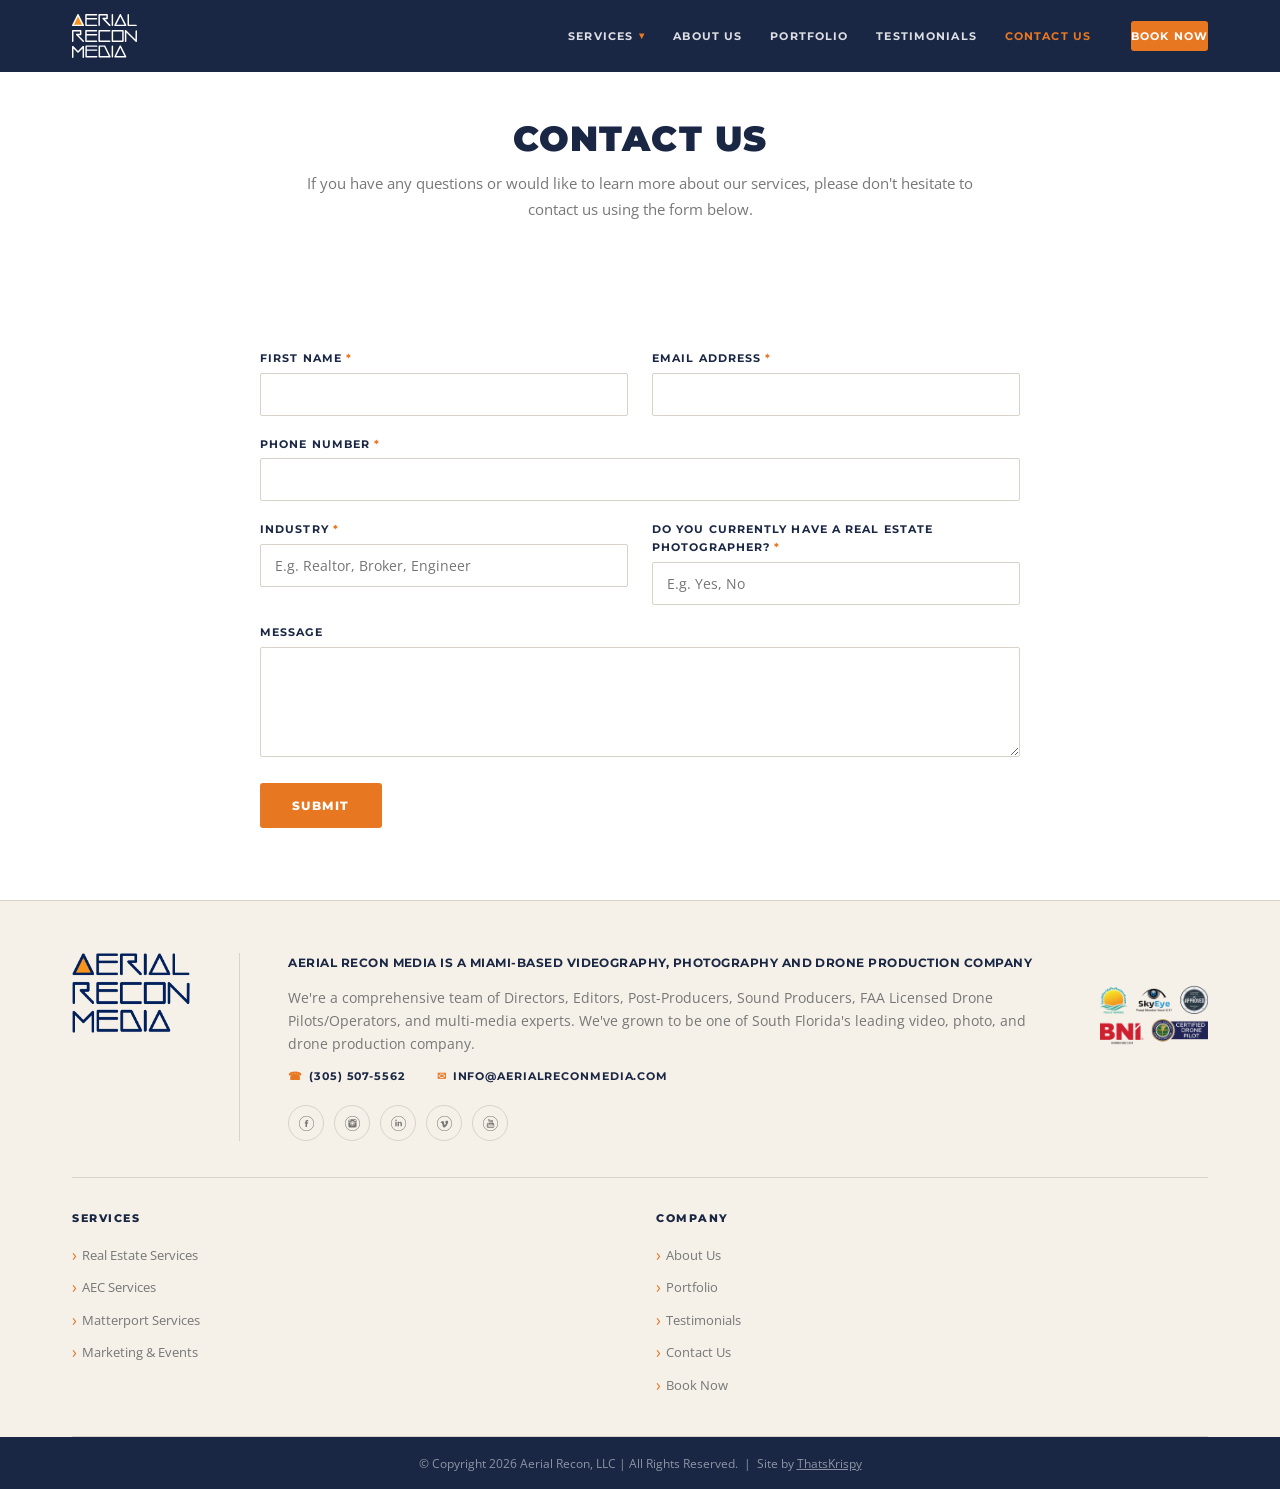
<file: contact/index.html>
<!DOCTYPE html>
<html lang="en">
<head>
  <meta charset="UTF-8">
  <meta name="viewport" content="width=device-width, initial-scale=1.0, maximum-scale=1.0, user-scalable=0">
  <title>Contact Aerial Recon Media | Miami, FL</title>
  <meta name="description" content="Schedule a photo, video, or drone shoot with Aerial Recon Media in Miami. Call (305) 507-5562 or send us a message today.">
  <link rel="canonical" href="https://aerialreconmedia.com/contact/">
  <meta property="og:title" content="Contact Aerial Recon Media | Miami, FL">
  <meta property="og:description" content="Schedule a photo, video, or drone shoot with Aerial Recon Media in Miami. Call (305) 507-5562 or send us a message today.">
  <meta property="og:url" content="https://aerialreconmedia.com/contact/">
  <meta property="og:site_name" content="Aerial Recon Media">
  <meta property="og:image" content="../images/hero-og.jpg">
  <meta property="og:type" content="website">
  <link rel="icon" type="image/png" href="../images/favicon.png">
  <link rel="preconnect" href="https://fonts.googleapis.com">
  <link rel="preconnect" href="https://fonts.gstatic.com" crossorigin>
  <link href="https://fonts.googleapis.com/css2?family=Montserrat:wght@400;700;800;900&family=Open+Sans:wght@400;600&display=swap" rel="stylesheet">
  <link rel="stylesheet" href="../css/style.css">
  <style>
    .contact-form-simple { max-width: 760px; margin: 0 auto; }
    .form-row-2 { display:grid; grid-template-columns:1fr 1fr; gap:24px; }
    @media (max-width:768px){ .form-row-2{ grid-template-columns:1fr; } }
  </style>
</head>
<body>

<header class="site-header">
  <div class="nav-inner">
    <a class="nav-logo" href="../index.html"><img src="../images/aerial-recon-media.svg" alt="Aerial Recon Media"></a>
    <nav aria-label="Main navigation">
      <ul class="nav-links">
        <li class="has-dropdown">
          <a href="#">Services</a>
          <ul class="dropdown">
            <li><a href="../real-estate/index.html">Real Estate Services</a></li>
            <li><a href="../aec/index.html">AEC Services</a></li>
            <li><a href="../matterport/index.html">Matterport Services</a></li>
            <li><a href="../marketing-events/index.html">Marketing &amp; Event Services</a></li>
          </ul>
        </li>
        <li><a href="../about/index.html">About Us</a></li>
        <li><a href="../portfolio/index.html">Portfolio</a></li>
        <li><a href="../testimonials/index.html">Testimonials</a></li>
        <li><a href="index.html" class="active">Contact Us</a></li>
        <li><a href="https://go.thryv.com/site/aerialreconllc/online-scheduling" class="nav-cta" target="_blank" rel="noopener">Book Now</a></li>
      </ul>
    </nav>
    <button class="nav-toggle" aria-label="Toggle navigation"><span></span><span></span><span></span></button>
  </div>
</header>

<nav class="mobile-nav">
  <span style="display:block;padding:14px 24px;border-bottom:1px solid rgba(255,255,255,0.1);font-family:var(--font-display);font-size:0.7rem;font-weight:700;text-transform:uppercase;letter-spacing:0.12em;color:rgba(255,255,255,0.5);">Services</span>
  <div class="mobile-sub">
    <a href="../real-estate/index.html">Real Estate Services</a>
    <a href="../aec/index.html">AEC Services</a>
    <a href="../matterport/index.html">Matterport Services</a>
    <a href="../marketing-events/index.html">Marketing &amp; Event Services</a>
  </div>
  <a href="../about/index.html">About Us</a>
  <a href="../portfolio/index.html">Portfolio</a>
  <a href="../testimonials/index.html">Testimonials</a>
  <a href="index.html">Contact Us</a>
  <div class="mobile-nav-cta"><a href="https://go.thryv.com/site/aerialreconllc/online-scheduling" target="_blank" rel="noopener">Book Now</a></div>
</nav>

<section class="intro-section reveal intro-section--page-top">
  <div class="container">
    <h1>Contact Us</h1>
    <p>If you have any questions or would like to learn more about our services, please don't hesitate to contact us using the form below.</p>
  </div>
</section>

<section class="section section--white">
  <div class="container">
    <h2 class="sr-only">Send Us a Message</h2>
    <div class="contact-form-simple reveal">
      <!-- Replace action="#" with your Formspree endpoint or backend URL -->
      <form id="contactForm" action="#" method="POST" novalidate>
        <div class="form-row-2">
          <div class="form-group">
            <label for="firstName">First Name <span>*</span></label>
            <input type="text" id="firstName" name="first_name" required autocomplete="given-name">
          </div>
          <div class="form-group">
            <label for="email">Email Address <span>*</span></label>
            <input type="email" id="email" name="email" required autocomplete="email">
          </div>
        </div>

        <div class="form-group">
          <label for="phone">Phone Number <span>*</span></label>
          <input type="tel" id="phone" name="phone" required autocomplete="tel">
        </div>

        <div class="form-row-2">
          <div class="form-group">
            <label for="industry">Industry <span>*</span></label>
            <input type="text" id="industry" name="industry" required placeholder="E.g. Realtor, Broker, Engineer">
          </div>
          <div class="form-group">
            <label for="hasPhotog">Do you currently have a Real Estate Photographer? <span>*</span></label>
            <input type="text" id="hasPhotog" name="has_photographer" required placeholder="E.g. Yes, No">
          </div>
        </div>

        <div class="form-group">
          <label for="message">Message</label>
          <textarea id="message" name="message"></textarea>
        </div>

        <input type="text" name="_gotcha" style="display:none" tabindex="-1" autocomplete="off">

        <button type="submit" class="btn btn--orange">Submit</button>
        <div id="formStatus" class="form-status" role="alert"></div>
      </form>
    </div>
  </div>
</section>

<footer class="site-footer">
  <div class="container">
    <div class="footer-brand-row">
      <div class="footer-logo"><img src="../images/footer-logo.webp" alt="Aerial Recon Media"></div>
      <div class="footer-divider"></div>
      <div class="footer-about">
        <p>Aerial Recon Media is a Miami-based videography, photography and drone production company</p>
        <p class="footer-about-sub">We're a comprehensive team of Directors, Editors, Post-Producers, Sound Producers, FAA Licensed Drone Pilots/Operators, and multi-media experts. We've grown to be one of South Florida's leading video, photo, and drone production company.</p>
        <div class="footer-contact-row">
          <a href="tel:3055075562"><span>☎</span> (305) 507-5562</a>
          <a href="mailto:info@aerialreconmedia.com"><span>✉</span> info@aerialreconmedia.com</a>
        </div>
        <div class="footer-social">
          <a href="https://www.facebook.com/aerialreconmedia" target="_blank" rel="noopener" aria-label="Facebook"><img src="../images/facebook.svg" alt="Facebook"></a>
          <a href="https://www.instagram.com/aerial_recon/" target="_blank" rel="noopener" aria-label="Instagram"><img src="../images/instagram.svg" alt="Instagram"></a>
          <a href="https://www.linkedin.com/company/aerial-recon-llc" target="_blank" rel="noopener" aria-label="LinkedIn"><img src="../images/linkedin.svg" alt="LinkedIn"></a>
          <a href="https://vimeo.com/aerialreconmedia" target="_blank" rel="noopener" aria-label="Vimeo"><img src="../images/vimeo.svg" alt="Vimeo"></a>
          <a href="https://www.youtube.com/@aerialreconmedia" target="_blank" rel="noopener" aria-label="YouTube"><img src="../images/youtube.svg" alt="YouTube"></a>
        </div>
      </div>
      <div class="footer-assoc" style="flex-shrink:0;"><img src="../images/associations.webp" alt="Aerial Recon Media associations"></div>
    </div>
    <div class="footer-nav-row">
      <div class="footer-col">
        <h3>Services</h3>
        <ul>
          <li><a href="../real-estate/index.html">Real Estate Services</a></li>
          <li><a href="../aec/index.html">AEC Services</a></li>
          <li><a href="../matterport/index.html">Matterport Services</a></li>
          <li><a href="../marketing-events/index.html">Marketing &amp; Events</a></li>
        </ul>
      </div>
      <div class="footer-col">
        <h3>Company</h3>
        <ul>
          <li><a href="../about/index.html">About Us</a></li>
          <li><a href="../portfolio/index.html">Portfolio</a></li>
          <li><a href="../testimonials/index.html">Testimonials</a></li>
          <li><a href="index.html">Contact Us</a></li>
          <li><a href="https://go.thryv.com/site/aerialreconllc/online-scheduling" target="_blank" rel="noopener">Book Now</a></li>
        </ul>
      </div>
    </div>
  </div>
  <div class="footer-bottom"><div class="container"><p>&copy; Copyright 2026 Aerial Recon, LLC | All Rights Reserved. &nbsp;|&nbsp; Site by <a href="https://thatskrispy.com" target="_blank" rel="noopener" style="color:inherit;text-decoration:underline;">ThatsKrispy</a></p></div></div>
</footer>

<script src="../js/main.js"></script>
</body>
</html>
</file>
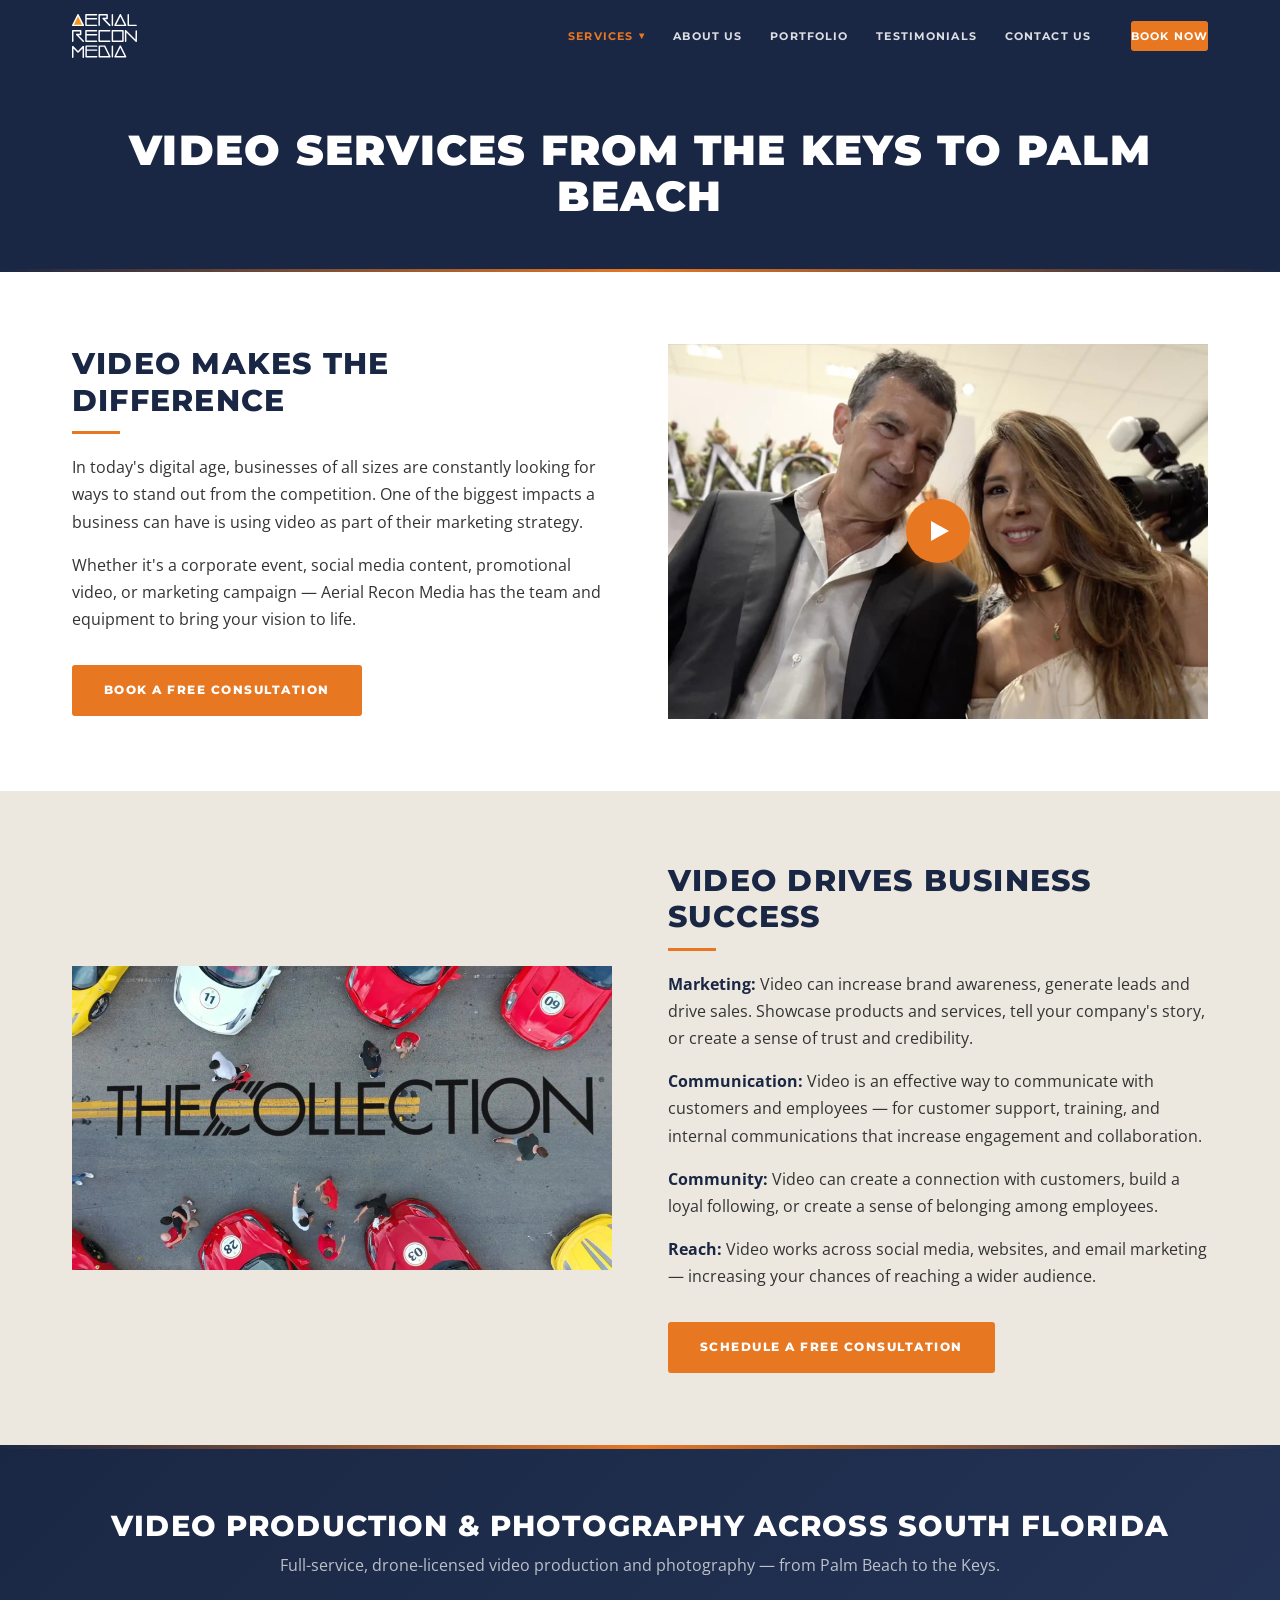
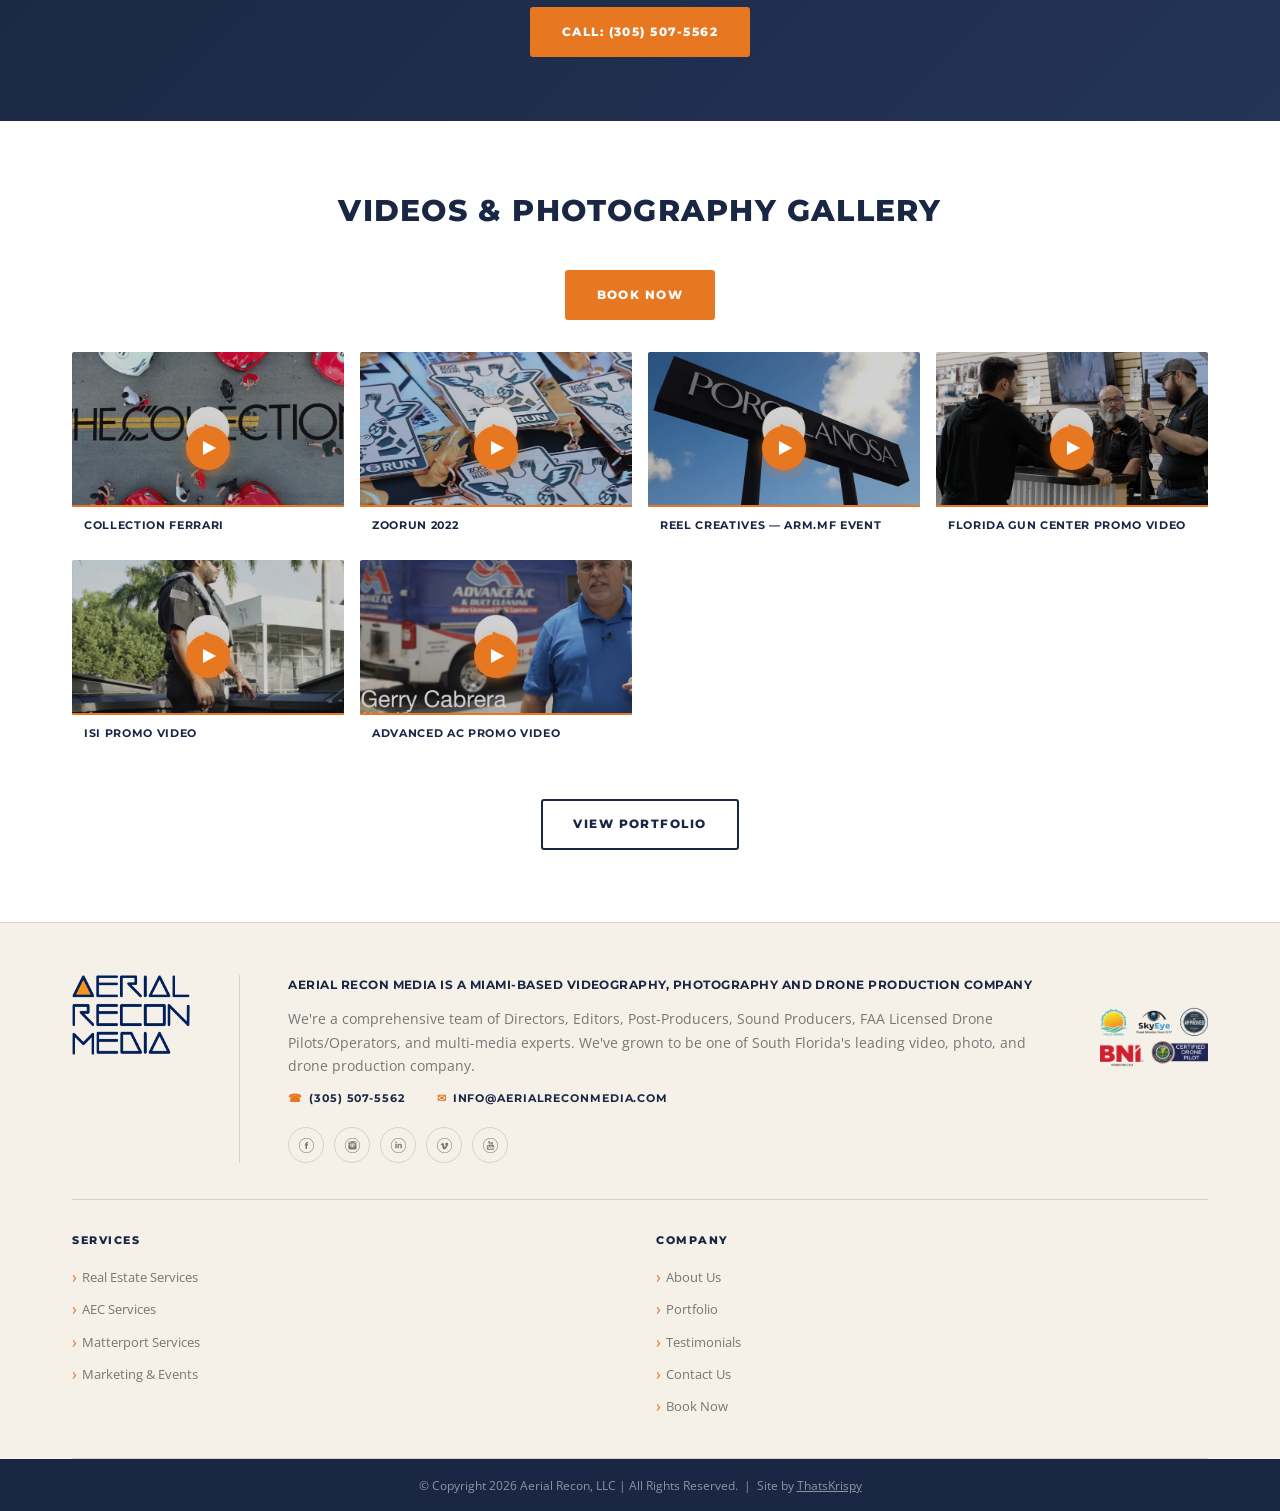
<file: marketing-events/index.html>
<!DOCTYPE html>
<html lang="en">
<head>
  <meta charset="UTF-8">
  <meta name="viewport" content="width=device-width, initial-scale=1.0, maximum-scale=1.0, user-scalable=0">
  <title>Corporate Event Video Production Miami | Aerial Recon Media</title>
  <meta name="description" content="Corporate event, social media & marketing video production in Miami. Full-service video team for brands, events & promotional content.">
  <link rel="canonical" href="https://aerialreconmedia.com/marketing-events/">
  <meta property="og:title" content="Corporate Event Video Production Miami | Aerial Recon Media">
  <meta property="og:description" content="Corporate event, social media & marketing video production in Miami. Full-service video team for brands, events & promotional content.">
  <meta property="og:url" content="https://aerialreconmedia.com/marketing-events/">
  <meta property="og:site_name" content="Aerial Recon Media">
  <meta property="og:image" content="../images/marketing-video-production.webp">
  <meta property="og:type" content="website">
  <link rel="icon" type="image/png" href="../images/favicon.png">
  <link rel="preconnect" href="https://fonts.googleapis.com">
  <link rel="preconnect" href="https://fonts.gstatic.com" crossorigin>
  <link href="https://fonts.googleapis.com/css2?family=Montserrat:wght@400;700;800;900&family=Open+Sans:wght@400;600&display=swap" rel="stylesheet">
  <link rel="stylesheet" href="../css/style.css">
  <script type="application/ld+json">
  {
    "@context": "https://schema.org",
    "@type": "Service",
    "serviceType": "Corporate Event and Marketing Video Production",
    "provider": {
      "@type": "LocalBusiness",
      "name": "Aerial Recon Media",
      "telephone": "+13055075562",
      "url": "https://aerialreconmedia.com/"
    },
    "areaServed": ["Miami-Dade County", "Broward County", "Palm Beach County"],
    "description": "Corporate event, social media, and marketing video production for brands and businesses across South Florida."
  }
  </script>
</head>
<body>

<header class="site-header">
  <div class="nav-inner">
    <a class="nav-logo" href="../index.html"><img src="../images/aerial-recon-media.svg" alt="Aerial Recon Media"></a>
    <nav aria-label="Main navigation">
      <ul class="nav-links">
        <li class="has-dropdown"><a href="#" class="active">Services</a>
          <ul class="dropdown">
            <li><a href="../real-estate/index.html">Real Estate Services</a></li>
            <li><a href="../aec/index.html">AEC Services</a></li>
            <li><a href="../matterport/index.html">Matterport Services</a></li>
            <li><a href="index.html">Marketing &amp; Event Services</a></li>
          </ul>
        </li>
        <li><a href="../about/index.html">About Us</a></li>
        <li><a href="../portfolio/index.html">Portfolio</a></li>
        <li><a href="../testimonials/index.html">Testimonials</a></li>
        <li><a href="../contact/index.html">Contact Us</a></li>
        <li><a href="https://go.thryv.com/site/aerialreconllc/online-scheduling" class="nav-cta" target="_blank" rel="noopener">Book Now</a></li>
      </ul>
    </nav>
    <button class="nav-toggle" aria-label="Toggle navigation"><span></span><span></span><span></span></button>
  </div>
</header>

<nav class="mobile-nav">
  <span style="display:block;padding:14px 24px;border-bottom:1px solid rgba(255,255,255,0.1);font-family:var(--font-display);font-size:0.7rem;font-weight:700;text-transform:uppercase;letter-spacing:0.12em;color:rgba(255,255,255,0.5);">Services</span>
  <div class="mobile-sub">
    <a href="../real-estate/index.html">Real Estate Services</a>
    <a href="../aec/index.html">AEC Services</a>
    <a href="../matterport/index.html">Matterport Services</a>
    <a href="index.html">Marketing &amp; Event Services</a>
  </div>
  <a href="../about/index.html">About Us</a>
  <a href="../portfolio/index.html">Portfolio</a>
  <a href="../testimonials/index.html">Testimonials</a>
  <a href="../contact/index.html">Contact Us</a>
  <div class="mobile-nav-cta"><a href="https://go.thryv.com/site/aerialreconllc/online-scheduling" target="_blank" rel="noopener">Book Now</a></div>
</nav>

<section class="int-hero">
  <div class="container">
    <h1>Video Services From the Keys to Palm Beach</h1>
  </div>
</section>

<section class="section section--white">
  <div class="container">
    <div class="split">
      <div class="split__content reveal">
        <h2>Video Makes the Difference</h2>
        <div class="orange-rule"></div>
        <p>In today's digital age, businesses of all sizes are constantly looking for ways to stand out from the competition. One of the biggest impacts a business can have is using video as part of their marketing strategy.</p>
        <p>Whether it's a corporate event, social media content, promotional video, or marketing campaign — Aerial Recon Media has the team and equipment to bring your vision to life.</p>
        <a href="https://go.thryv.com/site/aerialreconllc/online-scheduling" class="btn btn--orange mt-sm" target="_blank" rel="noopener">Book a Free Consultation</a>
      </div>
      <div class="reveal reveal-delay-1">
        <div class="video-thumb-hero" data-vimeo="300423742">
          <img src="../images/marketing-video-production.webp" alt="Event and Marketing Video Production by Aerial Recon Media" loading="lazy">
          <div class="video-thumb-hero__play"><div class="video-thumb-hero__play-btn"></div></div>
        </div>
      </div>
    </div>
  </div>
</section>

<section class="section section--alt">
  <div class="container">
    <div class="split split--reverse">
      <div class="split__img reveal reveal-delay-1">
        <img src="../images/marketing-overlay-hero.webp" alt="Aerial Recon Media marketing and social media video production in Miami" loading="lazy">
      </div>
      <div class="split__content reveal">
        <h2>Video Drives Business Success</h2>
        <div class="orange-rule"></div>
        <p><strong>Marketing:</strong> Video can increase brand awareness, generate leads and drive sales. Showcase products and services, tell your company's story, or create a sense of trust and credibility.</p>
        <p><strong>Communication:</strong> Video is an effective way to communicate with customers and employees — for customer support, training, and internal communications that increase engagement and collaboration.</p>
        <p><strong>Community:</strong> Video can create a connection with customers, build a loyal following, or create a sense of belonging among employees.</p>
        <p><strong>Reach:</strong> Video works across social media, websites, and email marketing — increasing your chances of reaching a wider audience.</p>
        <a href="../contact/index.html" class="btn btn--orange mt-sm">Schedule a Free Consultation</a>
      </div>
    </div>
  </div>
</section>

<section class="cta-strip reveal">
  <div class="container">
    <h2>Video Production &amp; Photography Across South Florida</h2>
    <p>Full-service, drone-licensed video production and photography — from Palm Beach to the Keys.</p>
    <a href="tel:3055075562" class="btn btn--orange">Call: (305) 507-5562</a>
  </div>
</section>

<section class="section section--white" id="down">
  <div class="container">
    <div class="section-head reveal">
      <h2>Videos &amp; Photography Gallery</h2>
    </div>

    <div style="text-align:center;margin-bottom:2rem;" class="reveal">
      <a href="https://go.thryv.com/site/aerialreconllc/online-scheduling" class="btn btn--orange" target="_blank" rel="noopener">Book Now</a>
    </div>

    <div class="video-grid reveal">
      <div class="video-thumb" data-vimeo="300423742">
        <img src="../images/event-ferrari.webp" alt="Collection Ferrari event video" loading="lazy">
        <div class="video-thumb__play"><div class="video-thumb__play-btn"></div></div>
        <div class="video-thumb__title"><h3>Collection Ferrari</h3></div>
      </div>
      <div class="video-thumb" data-vimeo="766645220">
        <img src="../images/event-zoorun.webp" alt="ZooRun 2022 event video" loading="lazy">
        <div class="video-thumb__play"><div class="video-thumb__play-btn"></div></div>
        <div class="video-thumb__title"><h3>ZooRun 2022</h3></div>
      </div>
      <div class="video-thumb" data-vimeo="809520780">
        <img src="../images/event-reel-creatives.webp" alt="Reel Creatives ARM.MF event video" loading="lazy">
        <div class="video-thumb__play"><div class="video-thumb__play-btn"></div></div>
        <div class="video-thumb__title"><h3>Reel Creatives — ARM.MF Event</h3></div>
      </div>
      <div class="video-thumb" data-vimeo="826069460">
        <img src="../images/event-topgun.webp" alt="Florida Gun Center Promo Video" loading="lazy">
        <div class="video-thumb__play"><div class="video-thumb__play-btn"></div></div>
        <div class="video-thumb__title"><h3>Florida Gun Center Promo Video</h3></div>
      </div>
      <div class="video-thumb" data-vimeo="778278389">
        <img src="../images/event-isi.webp" alt="ISI Promo Video" loading="lazy">
        <div class="video-thumb__play"><div class="video-thumb__play-btn"></div></div>
        <div class="video-thumb__title"><h3>ISI Promo Video</h3></div>
      </div>
      <div class="video-thumb" data-vimeo="833138847">
        <img src="../images/event-advanced-ac.webp" alt="Advanced AC Promo Video" loading="lazy">
        <div class="video-thumb__play"><div class="video-thumb__play-btn"></div></div>
        <div class="video-thumb__title"><h3>Advanced AC Promo Video</h3></div>
      </div>
    </div>

    <div class="text-center mt-lg reveal">
      <a href="../portfolio/index.html" class="btn btn--outline-navy">View Portfolio</a>
    </div>
  </div>
</section>

<footer class="site-footer">
  <div class="container">
    <div class="footer-brand-row">
      <div class="footer-logo"><img src="../images/footer-logo.webp" alt="Aerial Recon Media"></div>
      <div class="footer-divider"></div>
      <div class="footer-about">
        <p>Aerial Recon Media is a Miami-based videography, photography and drone production company</p>
        <p class="footer-about-sub">We're a comprehensive team of Directors, Editors, Post-Producers, Sound Producers, FAA Licensed Drone Pilots/Operators, and multi-media experts. We've grown to be one of South Florida's leading video, photo, and drone production company.</p>
        <div class="footer-contact-row">
          <a href="tel:3055075562"><span>☎</span> (305) 507-5562</a>
          <a href="mailto:info@aerialreconmedia.com"><span>✉</span> info@aerialreconmedia.com</a>
        </div>
        <div class="footer-social">
          <a href="https://www.facebook.com/aerialreconmedia" target="_blank" rel="noopener" aria-label="Facebook"><img src="../images/facebook.svg" alt="Facebook"></a>
          <a href="https://www.instagram.com/aerial_recon/" target="_blank" rel="noopener" aria-label="Instagram"><img src="../images/instagram.svg" alt="Instagram"></a>
          <a href="https://www.linkedin.com/company/aerial-recon-llc" target="_blank" rel="noopener" aria-label="LinkedIn"><img src="../images/linkedin.svg" alt="LinkedIn"></a>
          <a href="https://vimeo.com/aerialreconmedia" target="_blank" rel="noopener" aria-label="Vimeo"><img src="../images/vimeo.svg" alt="Vimeo"></a>
          <a href="https://www.youtube.com/@aerialreconmedia" target="_blank" rel="noopener" aria-label="YouTube"><img src="../images/youtube.svg" alt="YouTube"></a>
        </div>
      </div>
      <div class="footer-assoc" style="flex-shrink:0;"><img src="../images/associations.webp" alt="Aerial Recon Media associations"></div>
    </div>
    <div class="footer-nav-row">
      <div class="footer-col">
        <h3>Services</h3>
        <ul>
          <li><a href="../real-estate/index.html">Real Estate Services</a></li>
          <li><a href="../aec/index.html">AEC Services</a></li>
          <li><a href="../matterport/index.html">Matterport Services</a></li>
          <li><a href="index.html">Marketing &amp; Events</a></li>
        </ul>
      </div>
      <div class="footer-col">
        <h3>Company</h3>
        <ul>
          <li><a href="../about/index.html">About Us</a></li>
          <li><a href="../portfolio/index.html">Portfolio</a></li>
          <li><a href="../testimonials/index.html">Testimonials</a></li>
          <li><a href="../contact/index.html">Contact Us</a></li>
          <li><a href="https://go.thryv.com/site/aerialreconllc/online-scheduling" target="_blank" rel="noopener">Book Now</a></li>
        </ul>
      </div>
    </div>
  </div>
  <div class="footer-bottom"><div class="container"><p>&copy; Copyright 2026 Aerial Recon, LLC | All Rights Reserved. &nbsp;|&nbsp; Site by <a href="https://thatskrispy.com" target="_blank" rel="noopener" style="color:inherit;text-decoration:underline;">ThatsKrispy</a></p></div></div>
</footer>

<div id="videoModal" class="video-modal" role="dialog" aria-modal="true" aria-label="Video player">
  <div class="video-modal__inner">
    <button class="video-modal__close" aria-label="Close video">&times;</button>
    <div class="video-modal__iframe-wrap"></div>
  </div>
</div>
<script src="../js/main.js"></script>
</body>
</html>
</file>
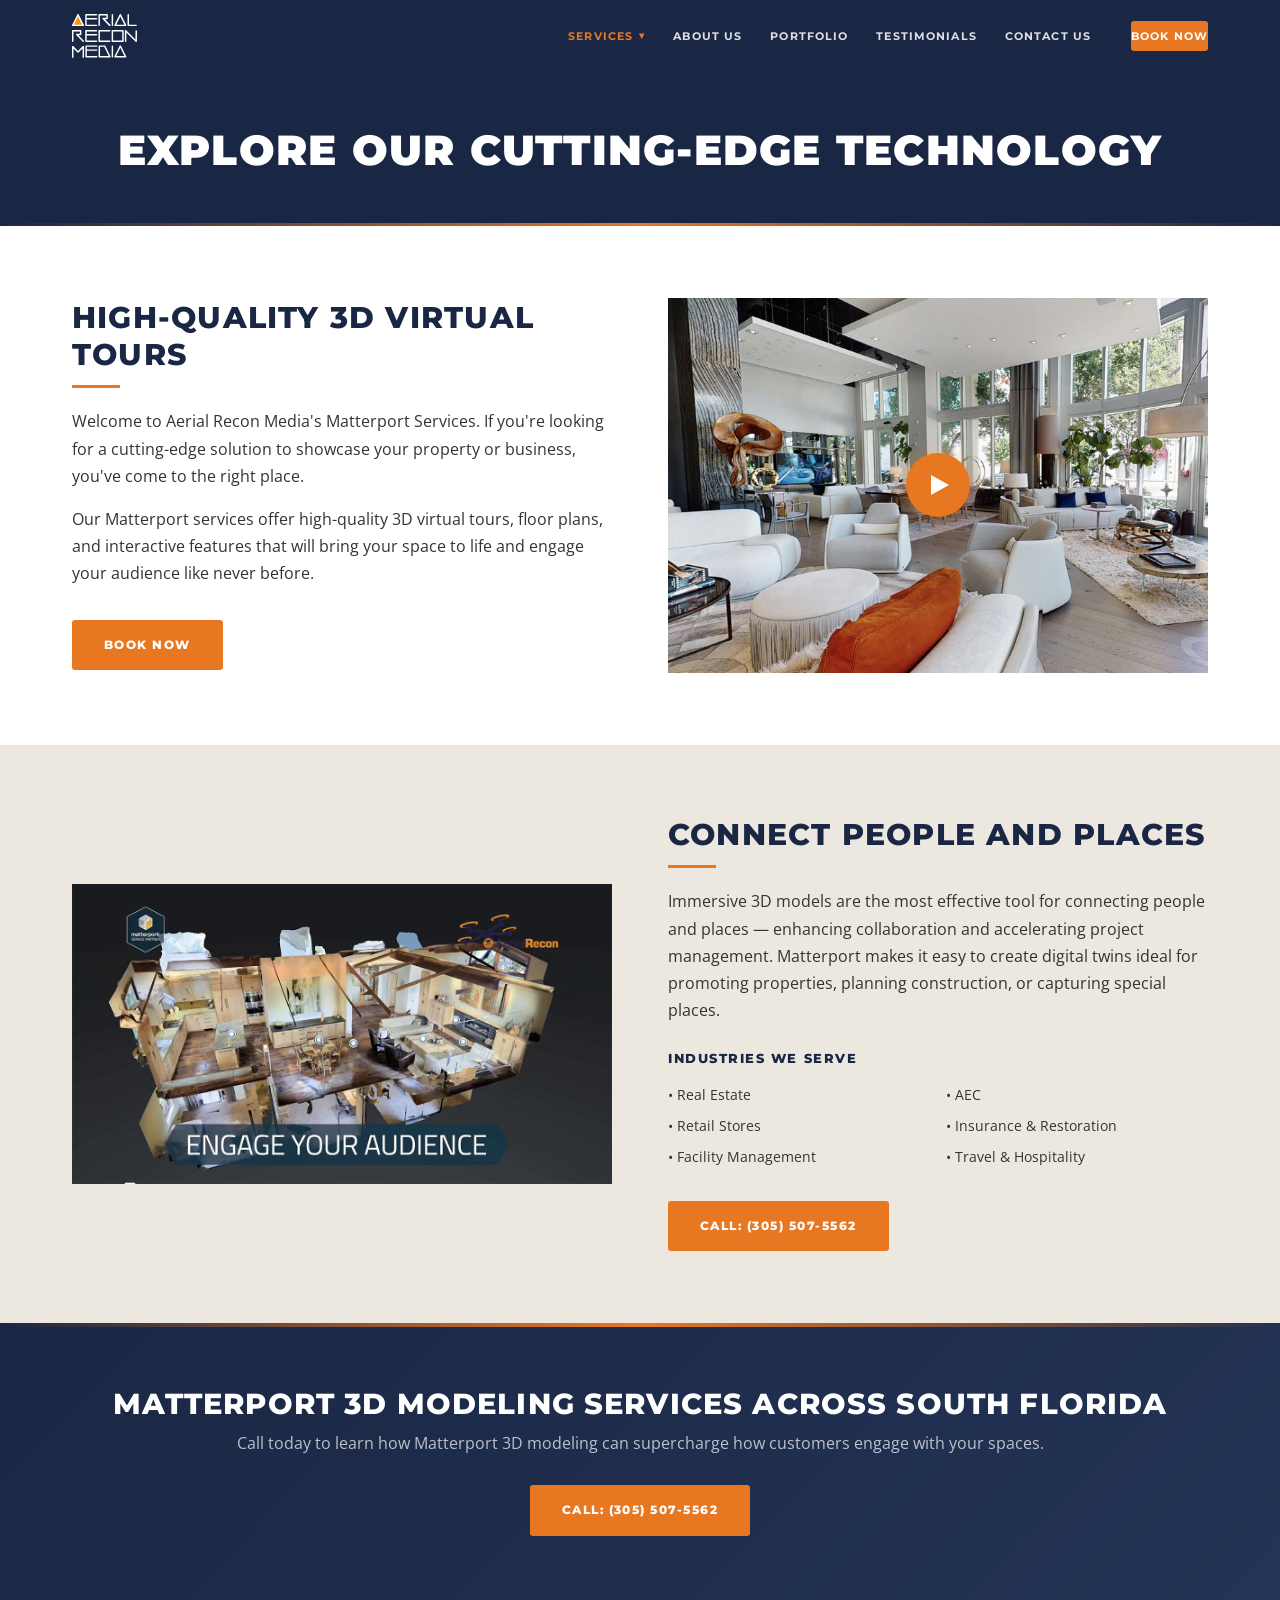
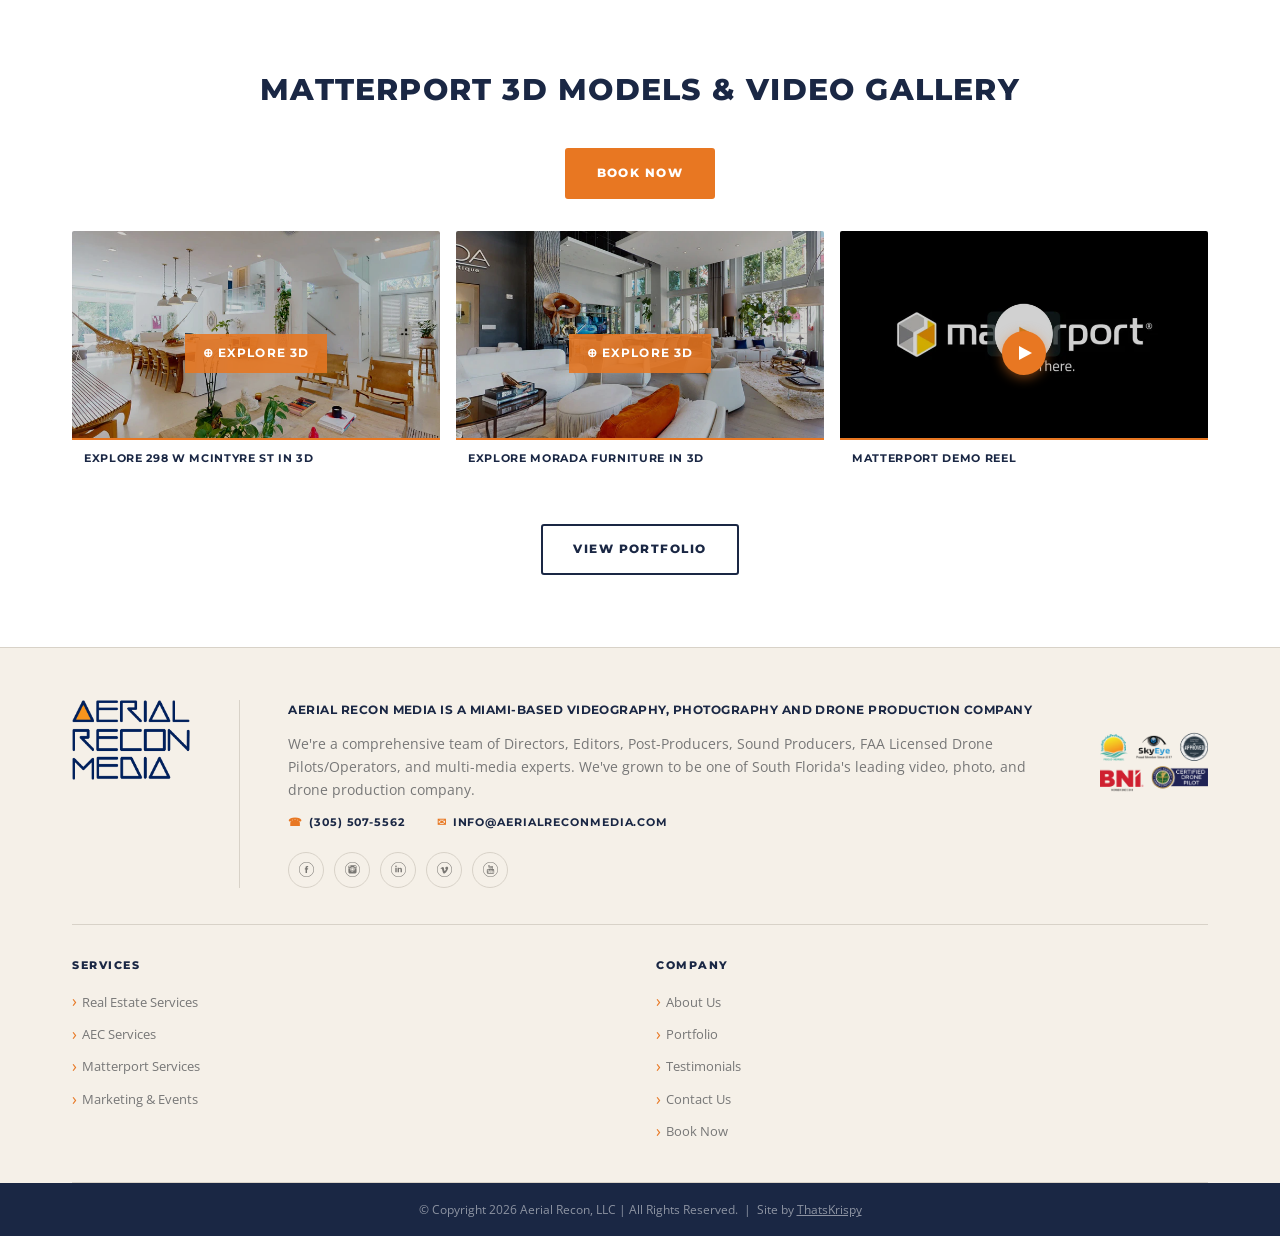
<file: matterport/index.html>
<!DOCTYPE html>
<html lang="en">
<head>
  <meta charset="UTF-8">
  <meta name="viewport" content="width=device-width, initial-scale=1.0, maximum-scale=1.0, user-scalable=0">
  <title>Matterport 3D Virtual Tours Miami | Aerial Recon Media</title>
  <meta name="description" content="Immersive Matterport 3D virtual tours for real estate, retail, AEC & hospitality across South Florida. Engage buyers before they ever visit.">
  <link rel="canonical" href="https://aerialreconmedia.com/matterport/">
  <meta property="og:title" content="Matterport 3D Virtual Tours Miami | Aerial Recon Media">
  <meta property="og:description" content="Immersive Matterport 3D virtual tours for real estate, retail, AEC & hospitality across South Florida. Engage buyers before they ever visit.">
  <meta property="og:url" content="https://aerialreconmedia.com/matterport/">
  <meta property="og:site_name" content="Aerial Recon Media">
  <meta property="og:image" content="../images/matterport-3d.webp">
  <meta property="og:type" content="website">
  <link rel="icon" type="image/png" href="../images/favicon.png">
  <link rel="preconnect" href="https://fonts.googleapis.com">
  <link rel="preconnect" href="https://fonts.gstatic.com" crossorigin>
  <link href="https://fonts.googleapis.com/css2?family=Montserrat:wght@400;700;800;900&family=Open+Sans:wght@400;600&display=swap" rel="stylesheet">
  <link rel="stylesheet" href="../css/style.css">
  <script type="application/ld+json">
  {
    "@context": "https://schema.org",
    "@type": "Service",
    "serviceType": "Matterport 3D Virtual Tour Production",
    "provider": {
      "@type": "LocalBusiness",
      "name": "Aerial Recon Media",
      "telephone": "+13055075562",
      "url": "https://aerialreconmedia.com/"
    },
    "areaServed": ["Miami-Dade County", "Broward County", "Palm Beach County"],
    "description": "Immersive Matterport 3D virtual tours and floor plans for real estate, retail, AEC, and hospitality properties."
  }
  </script>
</head>
<body>

<header class="site-header">
  <div class="nav-inner">
    <a class="nav-logo" href="../index.html"><img src="../images/aerial-recon-media.svg" alt="Aerial Recon Media"></a>
    <nav aria-label="Main navigation">
      <ul class="nav-links">
        <li class="has-dropdown"><a href="#" class="active">Services</a>
          <ul class="dropdown">
            <li><a href="../real-estate/index.html">Real Estate Services</a></li>
            <li><a href="../aec/index.html">AEC Services</a></li>
            <li><a href="index.html">Matterport Services</a></li>
            <li><a href="../marketing-events/index.html">Marketing &amp; Event Services</a></li>
          </ul>
        </li>
        <li><a href="../about/index.html">About Us</a></li>
        <li><a href="../portfolio/index.html">Portfolio</a></li>
        <li><a href="../testimonials/index.html">Testimonials</a></li>
        <li><a href="../contact/index.html">Contact Us</a></li>
        <li><a href="https://go.thryv.com/site/aerialreconllc/online-scheduling" class="nav-cta" target="_blank" rel="noopener">Book Now</a></li>
      </ul>
    </nav>
    <button class="nav-toggle" aria-label="Toggle navigation"><span></span><span></span><span></span></button>
  </div>
</header>

<nav class="mobile-nav">
  <span style="display:block;padding:14px 24px;border-bottom:1px solid rgba(255,255,255,0.1);font-family:var(--font-display);font-size:0.7rem;font-weight:700;text-transform:uppercase;letter-spacing:0.12em;color:rgba(255,255,255,0.5);">Services</span>
  <div class="mobile-sub">
    <a href="../real-estate/index.html">Real Estate Services</a>
    <a href="../aec/index.html">AEC Services</a>
    <a href="index.html">Matterport Services</a>
    <a href="../marketing-events/index.html">Marketing &amp; Event Services</a>
  </div>
  <a href="../about/index.html">About Us</a>
  <a href="../portfolio/index.html">Portfolio</a>
  <a href="../testimonials/index.html">Testimonials</a>
  <a href="../contact/index.html">Contact Us</a>
  <div class="mobile-nav-cta"><a href="https://go.thryv.com/site/aerialreconllc/online-scheduling" target="_blank" rel="noopener">Book Now</a></div>
</nav>

<section class="int-hero">
  <div class="container">
    <h1>Explore Our Cutting-Edge Technology</h1>
  </div>
</section>

<section class="section section--white">
  <div class="container">
    <div class="split">
      <div class="split__content reveal">
        <h2>High-Quality 3D Virtual Tours</h2>
        <div class="orange-rule"></div>
        <p>Welcome to Aerial Recon Media's Matterport Services. If you're looking for a cutting-edge solution to showcase your property or business, you've come to the right place.</p>
        <p>Our Matterport services offer high-quality 3D virtual tours, floor plans, and interactive features that will bring your space to life and engage your audience like never before.</p>
        <a href="https://go.thryv.com/site/aerialreconllc/online-scheduling" class="btn btn--orange mt-sm" target="_blank" rel="noopener">Book Now</a>
      </div>
      <div class="reveal reveal-delay-1">
        <div class="video-thumb-hero" data-vimeo="306094535">
          <img src="../images/matterport-3d.webp" alt="Matterport Demo Reel by Aerial Recon Media" loading="lazy">
          <div class="video-thumb-hero__play"><div class="video-thumb-hero__play-btn"></div></div>
        </div>
      </div>
    </div>
  </div>
</section>

<section class="section section--alt">
  <div class="container">
    <div class="split split--reverse">
      <div class="split__img reveal reveal-delay-1">
        <img src="../images/matterport-overlay-hero.webp" alt="Matterport 3D virtual tour of a Miami property interior" loading="lazy">
      </div>
      <div class="split__content reveal">
        <h2>Connect People and Places</h2>
        <div class="orange-rule"></div>
        <p>Immersive 3D models are the most effective tool for connecting people and places — enhancing collaboration and accelerating project management. Matterport makes it easy to create digital twins ideal for promoting properties, planning construction, or capturing special places.</p>
        <h3 style="margin-bottom:0.85rem;margin-top:1.5rem;color:var(--navy);">Industries We Serve</h3>
        <ul style="list-style:none;display:grid;grid-template-columns:1fr 1fr;gap:8px 16px;">
          <li style="font-size:0.88rem;color:var(--body);">• Real Estate</li>
          <li style="font-size:0.88rem;color:var(--body);">• AEC</li>
          <li style="font-size:0.88rem;color:var(--body);">• Retail Stores</li>
          <li style="font-size:0.88rem;color:var(--body);">• Insurance &amp; Restoration</li>
          <li style="font-size:0.88rem;color:var(--body);">• Facility Management</li>
          <li style="font-size:0.88rem;color:var(--body);">• Travel &amp; Hospitality</li>
        </ul>
        <a href="tel:3055075562" class="btn btn--orange mt-md">Call: (305) 507-5562</a>
      </div>
    </div>
  </div>
</section>

<section class="cta-strip reveal">
  <div class="container">
    <h2>Matterport 3D Modeling Services Across South Florida</h2>
    <p>Call today to learn how Matterport 3D modeling can supercharge how customers engage with your spaces.</p>
    <a href="tel:3055075562" class="btn btn--orange">Call: (305) 507-5562</a>
  </div>
</section>

<section class="section section--white" id="down">
  <div class="container">
    <div class="section-head reveal">
      <h2>Matterport 3D Models &amp; Video Gallery</h2>
    </div>

    <div style="text-align:center;margin-bottom:2rem;" class="reveal">
      <a href="https://go.thryv.com/site/aerialreconllc/online-scheduling" class="btn btn--orange" target="_blank" rel="noopener">Book Now</a>
    </div>

    <div class="video-grid reveal" style="grid-template-columns:repeat(3,1fr);">
      <a href="https://my.matterport.com/show/?m=ZEdXD1eVKzu&brand=0" target="_blank" rel="noopener" class="matterport-card">
        <img src="../images/matterport-298-mcintyre.webp" alt="Explore 298 W McIntyre St in 3D" loading="lazy">
        <div class="matterport-card__overlay"></div>
        <div class="matterport-card__title"><h3>Explore 298 W McIntyre St in 3D</h3></div>
      </a>
      <a href="https://my.matterport.com/show/?m=ZEdXD1eVKzu&brand=0" target="_blank" rel="noopener" class="matterport-card">
        <img src="../images/matterport-morada.webp" alt="Explore Morada Furniture in 3D" loading="lazy">
        <div class="matterport-card__overlay"></div>
        <div class="matterport-card__title"><h3>Explore Morada Furniture in 3D</h3></div>
      </a>
      <div class="video-thumb" data-vimeo="306094535">
        <img src="../images/matterport-demo-reel.webp" alt="Matterport Demo Reel" loading="lazy">
        <div class="video-thumb__play"><div class="video-thumb__play-btn"></div></div>
        <div class="video-thumb__title"><h3>Matterport Demo Reel</h3></div>
      </div>
    </div>

    <div class="text-center mt-lg reveal">
      <a href="../portfolio/index.html" class="btn btn--outline-navy">View Portfolio</a>
    </div>
  </div>
</section>

<footer class="site-footer">
  <div class="container">
    <div class="footer-brand-row">
      <div class="footer-logo"><img src="../images/footer-logo.webp" alt="Aerial Recon Media"></div>
      <div class="footer-divider"></div>
      <div class="footer-about">
        <p>Aerial Recon Media is a Miami-based videography, photography and drone production company</p>
        <p class="footer-about-sub">We're a comprehensive team of Directors, Editors, Post-Producers, Sound Producers, FAA Licensed Drone Pilots/Operators, and multi-media experts. We've grown to be one of South Florida's leading video, photo, and drone production company.</p>
        <div class="footer-contact-row">
          <a href="tel:3055075562"><span>☎</span> (305) 507-5562</a>
          <a href="mailto:info@aerialreconmedia.com"><span>✉</span> info@aerialreconmedia.com</a>
        </div>
        <div class="footer-social">
          <a href="https://www.facebook.com/aerialreconmedia" target="_blank" rel="noopener" aria-label="Facebook"><img src="../images/facebook.svg" alt="Facebook"></a>
          <a href="https://www.instagram.com/aerial_recon/" target="_blank" rel="noopener" aria-label="Instagram"><img src="../images/instagram.svg" alt="Instagram"></a>
          <a href="https://www.linkedin.com/company/aerial-recon-llc" target="_blank" rel="noopener" aria-label="LinkedIn"><img src="../images/linkedin.svg" alt="LinkedIn"></a>
          <a href="https://vimeo.com/aerialreconmedia" target="_blank" rel="noopener" aria-label="Vimeo"><img src="../images/vimeo.svg" alt="Vimeo"></a>
          <a href="https://www.youtube.com/@aerialreconmedia" target="_blank" rel="noopener" aria-label="YouTube"><img src="../images/youtube.svg" alt="YouTube"></a>
        </div>
      </div>
      <div class="footer-assoc" style="flex-shrink:0;"><img src="../images/associations.webp" alt="Aerial Recon Media associations"></div>
    </div>
    <div class="footer-nav-row">
      <div class="footer-col">
        <h3>Services</h3>
        <ul>
          <li><a href="../real-estate/index.html">Real Estate Services</a></li>
          <li><a href="../aec/index.html">AEC Services</a></li>
          <li><a href="index.html">Matterport Services</a></li>
          <li><a href="../marketing-events/index.html">Marketing &amp; Events</a></li>
        </ul>
      </div>
      <div class="footer-col">
        <h3>Company</h3>
        <ul>
          <li><a href="../about/index.html">About Us</a></li>
          <li><a href="../portfolio/index.html">Portfolio</a></li>
          <li><a href="../testimonials/index.html">Testimonials</a></li>
          <li><a href="../contact/index.html">Contact Us</a></li>
          <li><a href="https://go.thryv.com/site/aerialreconllc/online-scheduling" target="_blank" rel="noopener">Book Now</a></li>
        </ul>
      </div>
    </div>
  </div>
  <div class="footer-bottom"><div class="container"><p>&copy; Copyright 2026 Aerial Recon, LLC | All Rights Reserved. &nbsp;|&nbsp; Site by <a href="https://thatskrispy.com" target="_blank" rel="noopener" style="color:inherit;text-decoration:underline;">ThatsKrispy</a></p></div></div>
</footer>

<div id="videoModal" class="video-modal" role="dialog" aria-modal="true" aria-label="Video player">
  <div class="video-modal__inner">
    <button class="video-modal__close" aria-label="Close video">&times;</button>
    <div class="video-modal__iframe-wrap"></div>
  </div>
</div>
<script src="../js/main.js"></script>
</body>
</html>
</file>
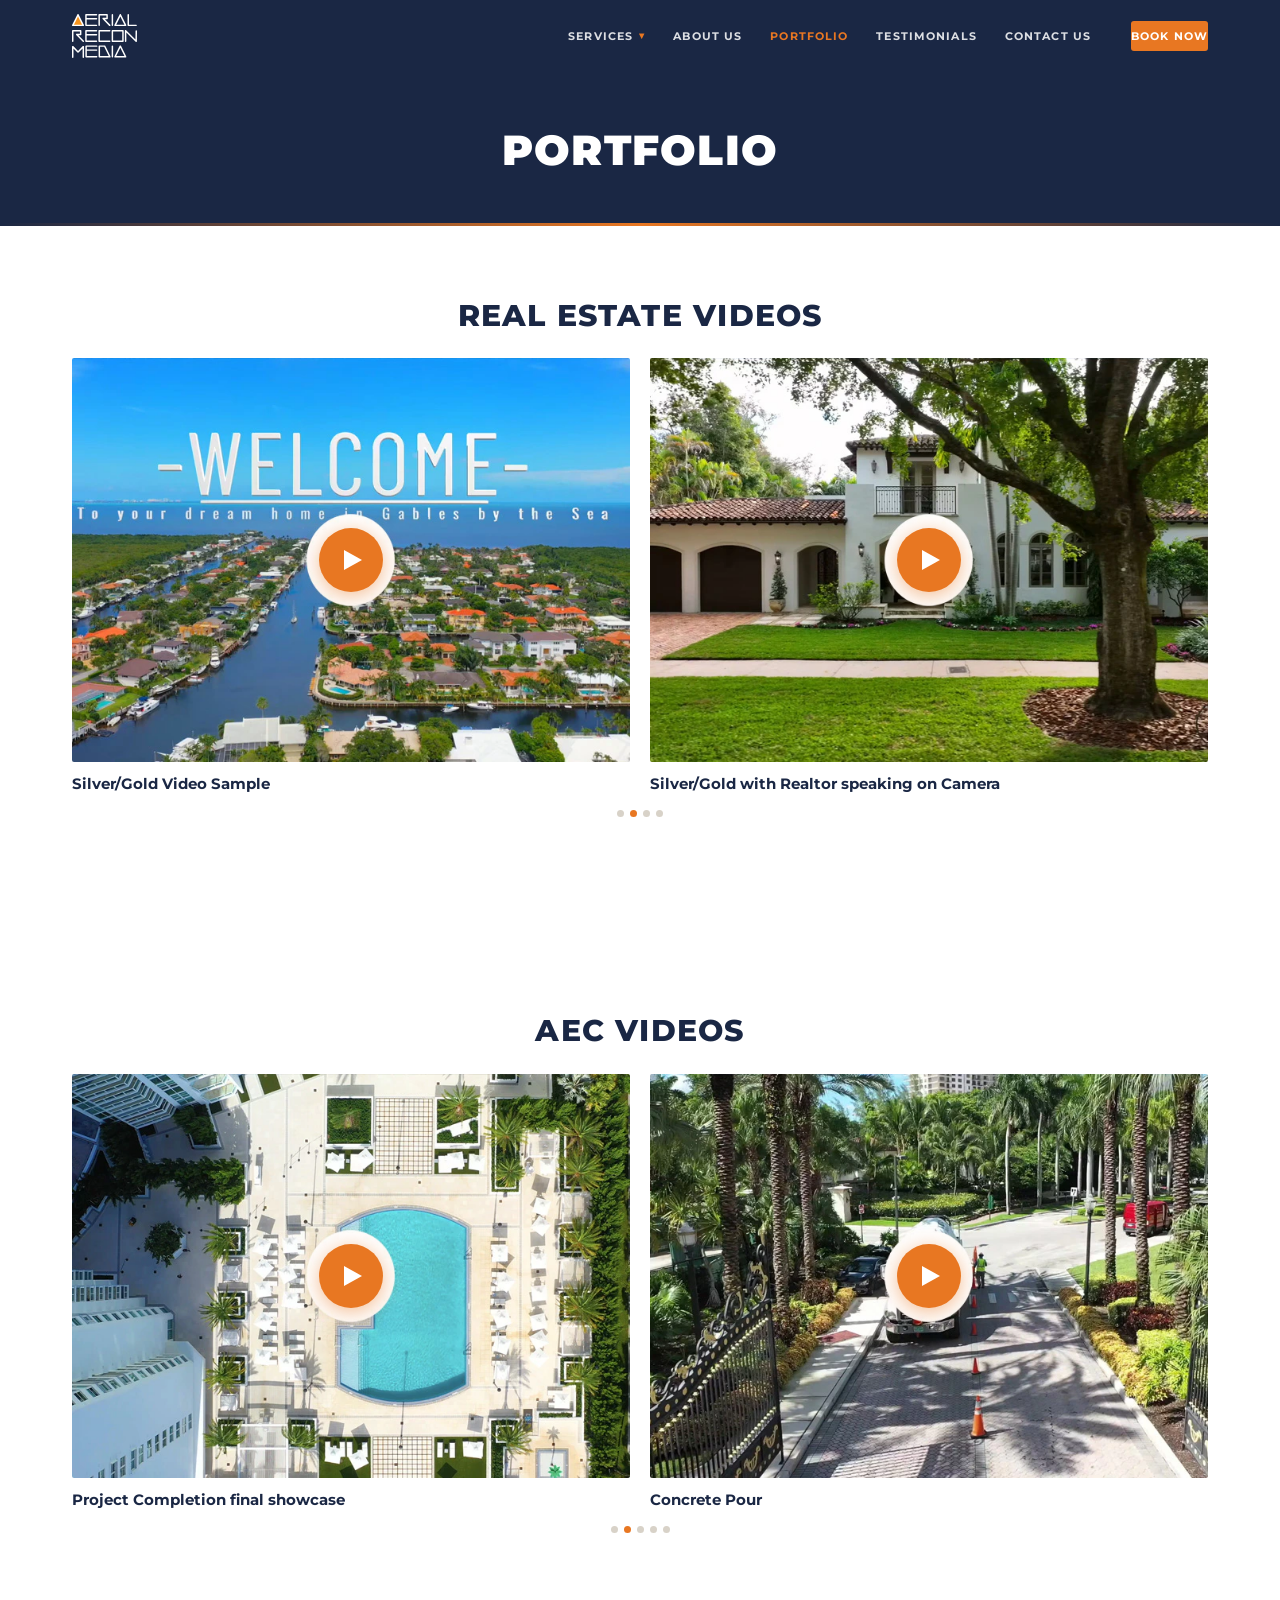
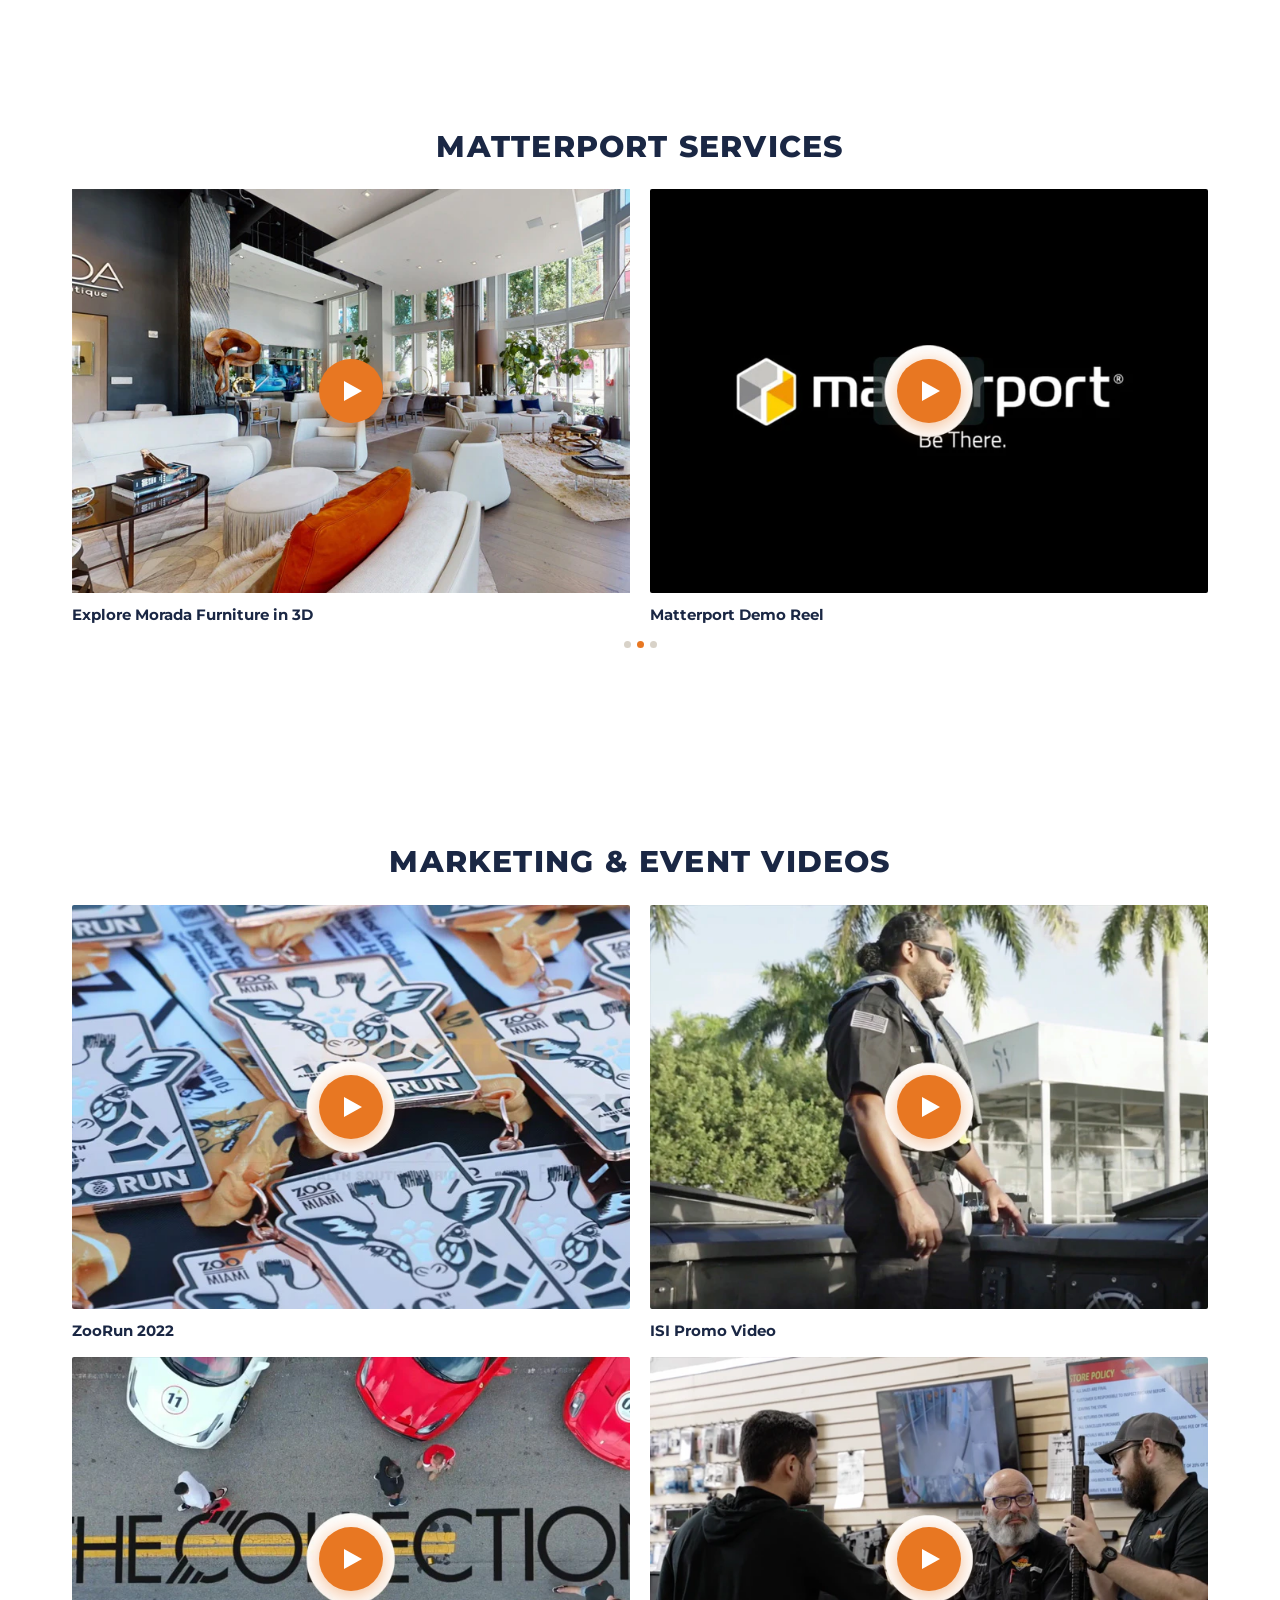
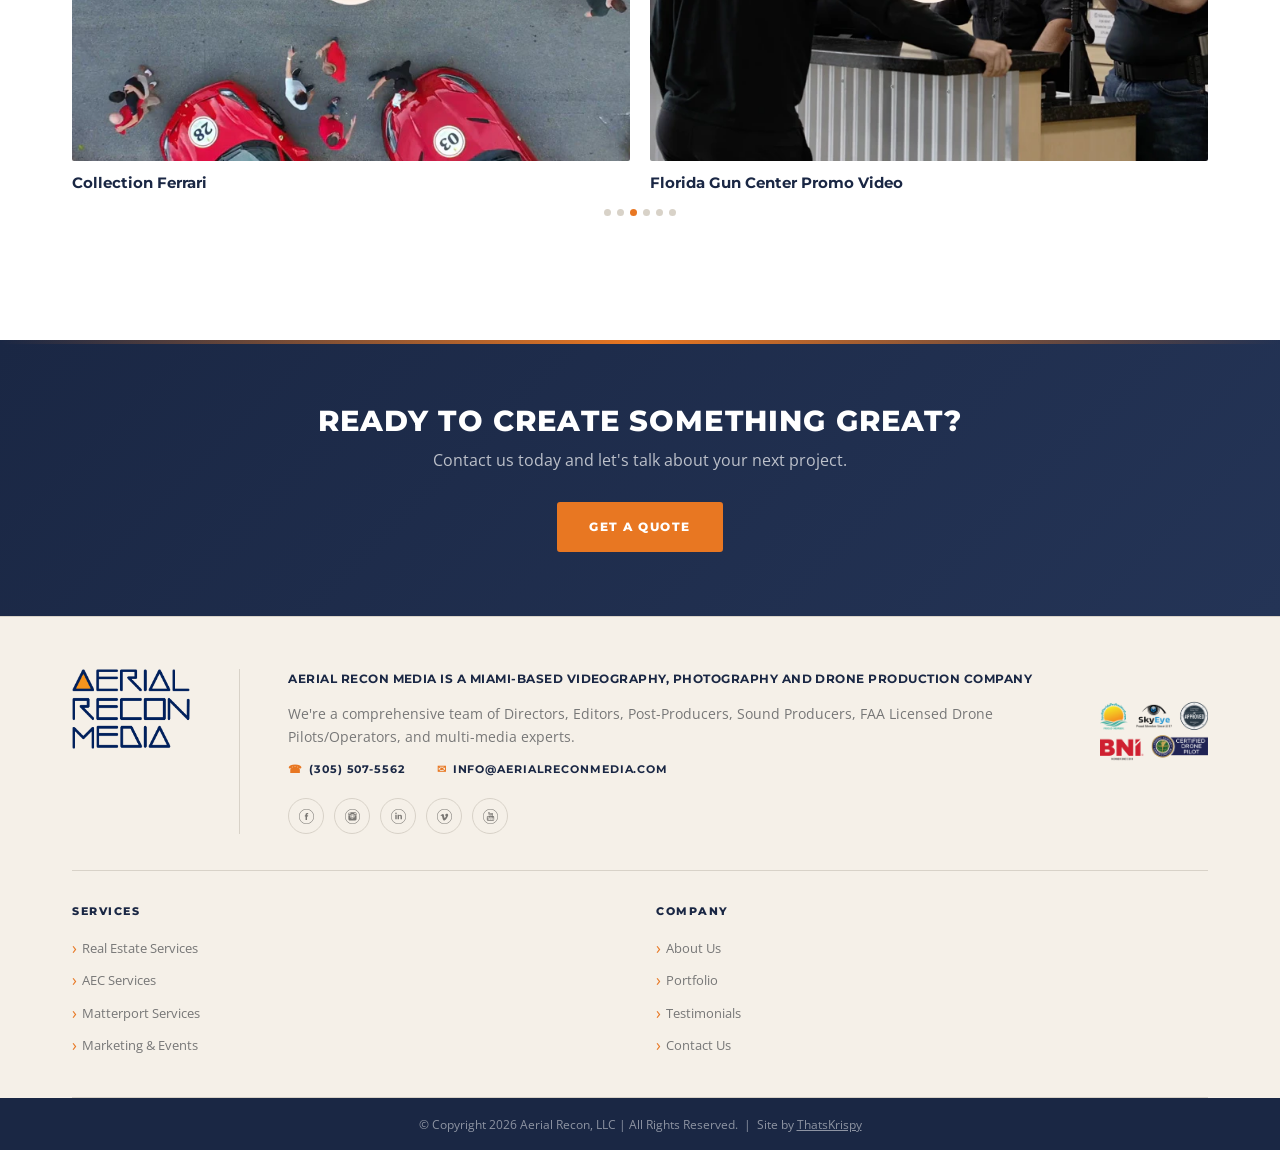
<file: portfolio/index.html>
<!DOCTYPE html>
<html lang="en">
<head>
  <meta charset="UTF-8">
  <meta name="viewport" content="width=device-width, initial-scale=1.0, maximum-scale=1.0, user-scalable=0">
  <title>Video & Photo Portfolio | Aerial Recon Media Miami</title>
  <meta name="description" content="Browse real estate, AEC, Matterport & event video and photography projects by Aerial Recon Media across South Florida.">
  <link rel="canonical" href="https://aerialreconmedia.com/portfolio/">
  <meta property="og:title" content="Video & Photo Portfolio | Aerial Recon Media Miami">
  <meta property="og:description" content="Browse real estate, AEC, Matterport & event video and photography projects by Aerial Recon Media across South Florida.">
  <meta property="og:url" content="https://aerialreconmedia.com/portfolio/">
  <meta property="og:site_name" content="Aerial Recon Media">
  <meta property="og:image" content="../images/hero-og.jpg">
  <meta property="og:type" content="website">
  <link rel="icon" type="image/png" href="../images/favicon.png">
  <link rel="preconnect" href="https://fonts.googleapis.com">
  <link rel="preconnect" href="https://fonts.gstatic.com" crossorigin>
  <link href="https://fonts.googleapis.com/css2?family=Montserrat:wght@400;700;800;900&family=Open+Sans:wght@400;600&display=swap" rel="stylesheet">
  <link rel="stylesheet" href="../css/style.css">
  <style>
    .portfolio-row { display:grid; grid-template-columns:1fr 1fr; gap:20px; margin-bottom:14px; }
    .portfolio-row .video-thumb-hero { border-radius:2px; }
    .portfolio-row figcaption {
      margin-top:10px;
      font-family: var(--font-display);
      font-weight: 700;
      font-size: 0.92rem;
      color: var(--navy);
    }
    .carousel-dots { display:flex; gap:6px; justify-content:center; margin-bottom:52px; }
    .carousel-dots span { width:7px; height:7px; border-radius:50%; background:var(--border); display:block; }
    .carousel-dots span.active { background: var(--orange); }
    .category-block { margin-bottom: 8px; }
    @media (max-width:768px){ .portfolio-row{ grid-template-columns:1fr; } }
  </style>
</head>
<body>
<header class="site-header">
  <div class="nav-inner">
    <a class="nav-logo" href="../index.html"><img src="../images/aerial-recon-media.svg" alt="Aerial Recon Media"></a>
    <nav aria-label="Main navigation">
      <ul class="nav-links">
        <li class="has-dropdown"><a href="#">Services</a>
          <ul class="dropdown">
            <li><a href="../real-estate/index.html">Real Estate Services</a></li>
            <li><a href="../aec/index.html">AEC Services</a></li>
            <li><a href="../matterport/index.html">Matterport Services</a></li>
            <li><a href="../marketing-events/index.html">Marketing &amp; Event Services</a></li>
          </ul>
        </li>
        <li><a href="../about/index.html">About Us</a></li>
        <li><a href="index.html" class="active">Portfolio</a></li>
        <li><a href="../testimonials/index.html">Testimonials</a></li>
        <li><a href="../contact/index.html">Contact Us</a></li>
        <li><a href="https://go.thryv.com/site/aerialreconllc/online-scheduling" class="nav-cta" target="_blank" rel="noopener">Book Now</a></li>
      </ul>
    </nav>
    <button class="nav-toggle" aria-label="Toggle navigation"><span></span><span></span><span></span></button>
  </div>
</header>
<nav class="mobile-nav">
  <span style="display:block;padding:14px 24px;border-bottom:1px solid rgba(255,255,255,0.1);font-family:var(--font-display);font-size:0.7rem;font-weight:700;text-transform:uppercase;letter-spacing:0.12em;color:rgba(255,255,255,0.5);">Services</span>
  <div class="mobile-sub">
    <a href="../real-estate/index.html">Real Estate Services</a>
    <a href="../aec/index.html">AEC Services</a>
    <a href="../matterport/index.html">Matterport Services</a>
    <a href="../marketing-events/index.html">Marketing &amp; Event Services</a>
  </div>
  <a href="../about/index.html">About Us</a>
  <a href="index.html">Portfolio</a>
  <a href="../testimonials/index.html">Testimonials</a>
  <a href="../contact/index.html">Contact Us</a>
  <div class="mobile-nav-cta"><a href="https://go.thryv.com/site/aerialreconllc/online-scheduling" target="_blank" rel="noopener">Book Now</a></div>
</nav>

<section class="int-hero">
  <div class="container">
    <h1>Portfolio</h1>
  </div>
</section>

<!-- REAL ESTATE VIDEOS -->
<section class="section section--white">
  <div class="container category-block">
    <div class="section-head reveal" style="margin-bottom:1.5rem;">
      <h2>Real Estate Videos</h2>
    </div>
    <div class="portfolio-row reveal">
      <figure>
        <div class="video-thumb-hero" data-vimeo="563526975">
          <img src="../images/re-silver-gold.webp" alt="Silver/Gold Video Sample" loading="lazy">
          <div class="video-thumb-hero__play"><div class="video-thumb-hero__play-btn"></div></div>
        </div>
        <figcaption>Silver/Gold Video Sample</figcaption>
      </figure>
      <figure>
        <div class="video-thumb-hero" data-vimeo="809344725">
          <img src="../images/re-silver-gold-realtor.webp" alt="Silver/Gold with Realtor speaking on Camera" loading="lazy">
          <div class="video-thumb-hero__play"><div class="video-thumb-hero__play-btn"></div></div>
        </div>
        <figcaption>Silver/Gold with Realtor speaking on Camera</figcaption>
      </figure>
    </div>
    <div class="carousel-dots"><span></span><span class="active"></span><span></span><span></span></div>
  </div>
</section>

<!-- AEC VIDEOS -->
<section class="section section--white">
  <div class="container category-block">
    <div class="section-head reveal" style="margin-bottom:1.5rem;">
      <h2>AEC Videos</h2>
    </div>
    <div class="portfolio-row reveal">
      <figure>
        <div class="video-thumb-hero" data-vimeo="601126184">
          <img src="../images/aec-project-completion.webp" alt="Project Completion final showcase" loading="lazy">
          <div class="video-thumb-hero__play"><div class="video-thumb-hero__play-btn"></div></div>
        </div>
        <figcaption>Project Completion final showcase</figcaption>
      </figure>
      <figure>
        <div class="video-thumb-hero" data-vimeo="367116029">
          <img src="../images/aec-concrete-pour.webp" alt="Concrete Pour" loading="lazy">
          <div class="video-thumb-hero__play"><div class="video-thumb-hero__play-btn"></div></div>
        </div>
        <figcaption>Concrete Pour</figcaption>
      </figure>
    </div>
    <div class="carousel-dots"><span></span><span class="active"></span><span></span><span></span><span></span></div>
  </div>
</section>

<!-- MATTERPORT -->
<section class="section section--white">
  <div class="container category-block">
    <div class="section-head reveal" style="margin-bottom:1.5rem;">
      <h2>Matterport Services</h2>
    </div>
    <div class="portfolio-row reveal">
      <figure>
        <a href="https://my.matterport.com/show/?m=ZEdXD1eVKzu&brand=0" target="_blank" rel="noopener" class="video-thumb-hero">
          <img src="../images/matterport-morada.webp" alt="Explore Morada Furniture in 3D" loading="lazy">
          <div class="video-thumb-hero__play"><div class="video-thumb-hero__play-btn"></div></div>
        </a>
        <figcaption>Explore Morada Furniture in 3D</figcaption>
      </figure>
      <figure>
        <div class="video-thumb-hero" data-vimeo="306094535" style="background:#000;">
          <img src="../images/matterport-demo-reel.webp" alt="Matterport Demo Reel" loading="lazy">
          <div class="video-thumb-hero__play"><div class="video-thumb-hero__play-btn"></div></div>
        </div>
        <figcaption>Matterport Demo Reel</figcaption>
      </figure>
    </div>
    <div class="carousel-dots"><span></span><span class="active"></span><span></span></div>
  </div>
</section>

<!-- MARKETING & EVENT VIDEOS -->
<section class="section section--white">
  <div class="container category-block">
    <div class="section-head reveal" style="margin-bottom:1.5rem;">
      <h2>Marketing &amp; Event Videos</h2>
    </div>
    <div class="portfolio-row reveal">
      <figure>
        <div class="video-thumb-hero" data-vimeo="766645220">
          <img src="../images/event-zoorun.webp" alt="ZooRun 2022 event video" loading="lazy">
          <div class="video-thumb-hero__play"><div class="video-thumb-hero__play-btn"></div></div>
        </div>
        <figcaption>ZooRun 2022</figcaption>
      </figure>
      <figure>
        <div class="video-thumb-hero" data-vimeo="778278389">
          <img src="../images/event-isi.webp" alt="ISI Promo Video" loading="lazy">
          <div class="video-thumb-hero__play"><div class="video-thumb-hero__play-btn"></div></div>
        </div>
        <figcaption>ISI Promo Video</figcaption>
      </figure>
    </div>
    <div class="portfolio-row reveal">
      <figure>
        <div class="video-thumb-hero" data-vimeo="300423742">
          <img src="../images/event-ferrari.webp" alt="Collection Ferrari" loading="lazy">
          <div class="video-thumb-hero__play"><div class="video-thumb-hero__play-btn"></div></div>
        </div>
        <figcaption>Collection Ferrari</figcaption>
      </figure>
      <figure>
        <div class="video-thumb-hero" data-vimeo="826069460">
          <img src="../images/event-topgun.webp" alt="Florida Gun Center Promo Video" loading="lazy">
          <div class="video-thumb-hero__play"><div class="video-thumb-hero__play-btn"></div></div>
        </div>
        <figcaption>Florida Gun Center Promo Video</figcaption>
      </figure>
    </div>
    <div class="carousel-dots"><span></span><span></span><span class="active"></span><span></span><span></span><span></span></div>
  </div>
</section>

<section class="cta-strip reveal">
  <div class="container">
    <h2>Ready to Create Something Great?</h2>
    <p>Contact us today and let's talk about your next project.</p>
    <a href="../contact/index.html" class="btn btn--orange">Get a Quote</a>
  </div>
</section>

<footer class="site-footer">
  <div class="container">
    <div class="footer-brand-row">
      <div class="footer-logo"><img src="../images/footer-logo.webp" alt="Aerial Recon Media"></div>
      <div class="footer-divider"></div>
      <div class="footer-about">
        <p>Aerial Recon Media is a Miami-based videography, photography and drone production company</p>
        <p class="footer-about-sub">We're a comprehensive team of Directors, Editors, Post-Producers, Sound Producers, FAA Licensed Drone Pilots/Operators, and multi-media experts.</p>
        <div class="footer-contact-row">
          <a href="tel:3055075562"><span>☎</span> (305) 507-5562</a>
          <a href="mailto:info@aerialreconmedia.com"><span>✉</span> info@aerialreconmedia.com</a>
        </div>
        <div class="footer-social">
          <a href="https://www.facebook.com/aerialreconmedia" target="_blank" rel="noopener" aria-label="Facebook"><img src="../images/facebook.svg" alt="Facebook"></a>
          <a href="https://www.instagram.com/aerial_recon/" target="_blank" rel="noopener" aria-label="Instagram"><img src="../images/instagram.svg" alt="Instagram"></a>
          <a href="https://www.linkedin.com/company/aerial-recon-llc" target="_blank" rel="noopener" aria-label="LinkedIn"><img src="../images/linkedin.svg" alt="LinkedIn"></a>
          <a href="https://vimeo.com/aerialreconmedia" target="_blank" rel="noopener" aria-label="Vimeo"><img src="../images/vimeo.svg" alt="Vimeo"></a>
          <a href="https://www.youtube.com/@aerialreconmedia" target="_blank" rel="noopener" aria-label="YouTube"><img src="../images/youtube.svg" alt="YouTube"></a>
        </div>
      </div>
      <div class="footer-assoc" style="flex-shrink:0;"><img src="../images/associations.webp" alt="Aerial Recon Media associations"></div>
    </div>
    <div class="footer-nav-row">
      <div class="footer-col">
        <h3>Services</h3>
        <ul>
          <li><a href="../real-estate/index.html">Real Estate Services</a></li>
          <li><a href="../aec/index.html">AEC Services</a></li>
          <li><a href="../matterport/index.html">Matterport Services</a></li>
          <li><a href="../marketing-events/index.html">Marketing &amp; Events</a></li>
        </ul>
      </div>
      <div class="footer-col">
        <h3>Company</h3>
        <ul>
          <li><a href="../about/index.html">About Us</a></li>
          <li><a href="index.html">Portfolio</a></li>
          <li><a href="../testimonials/index.html">Testimonials</a></li>
          <li><a href="../contact/index.html">Contact Us</a></li>
        </ul>
      </div>
    </div>
  </div>
  <div class="footer-bottom"><div class="container"><p>&copy; Copyright 2026 Aerial Recon, LLC | All Rights Reserved. &nbsp;|&nbsp; Site by <a href="https://thatskrispy.com" target="_blank" rel="noopener" style="color:inherit;text-decoration:underline;">ThatsKrispy</a></p></div></div>
</footer>

<div id="videoModal" class="video-modal" role="dialog" aria-modal="true" aria-label="Video player">
  <div class="video-modal__inner">
    <button class="video-modal__close" aria-label="Close video">&times;</button>
    <div class="video-modal__iframe-wrap"></div>
  </div>
</div>
<script src="../js/main.js"></script>
</body>
</html>
</file>
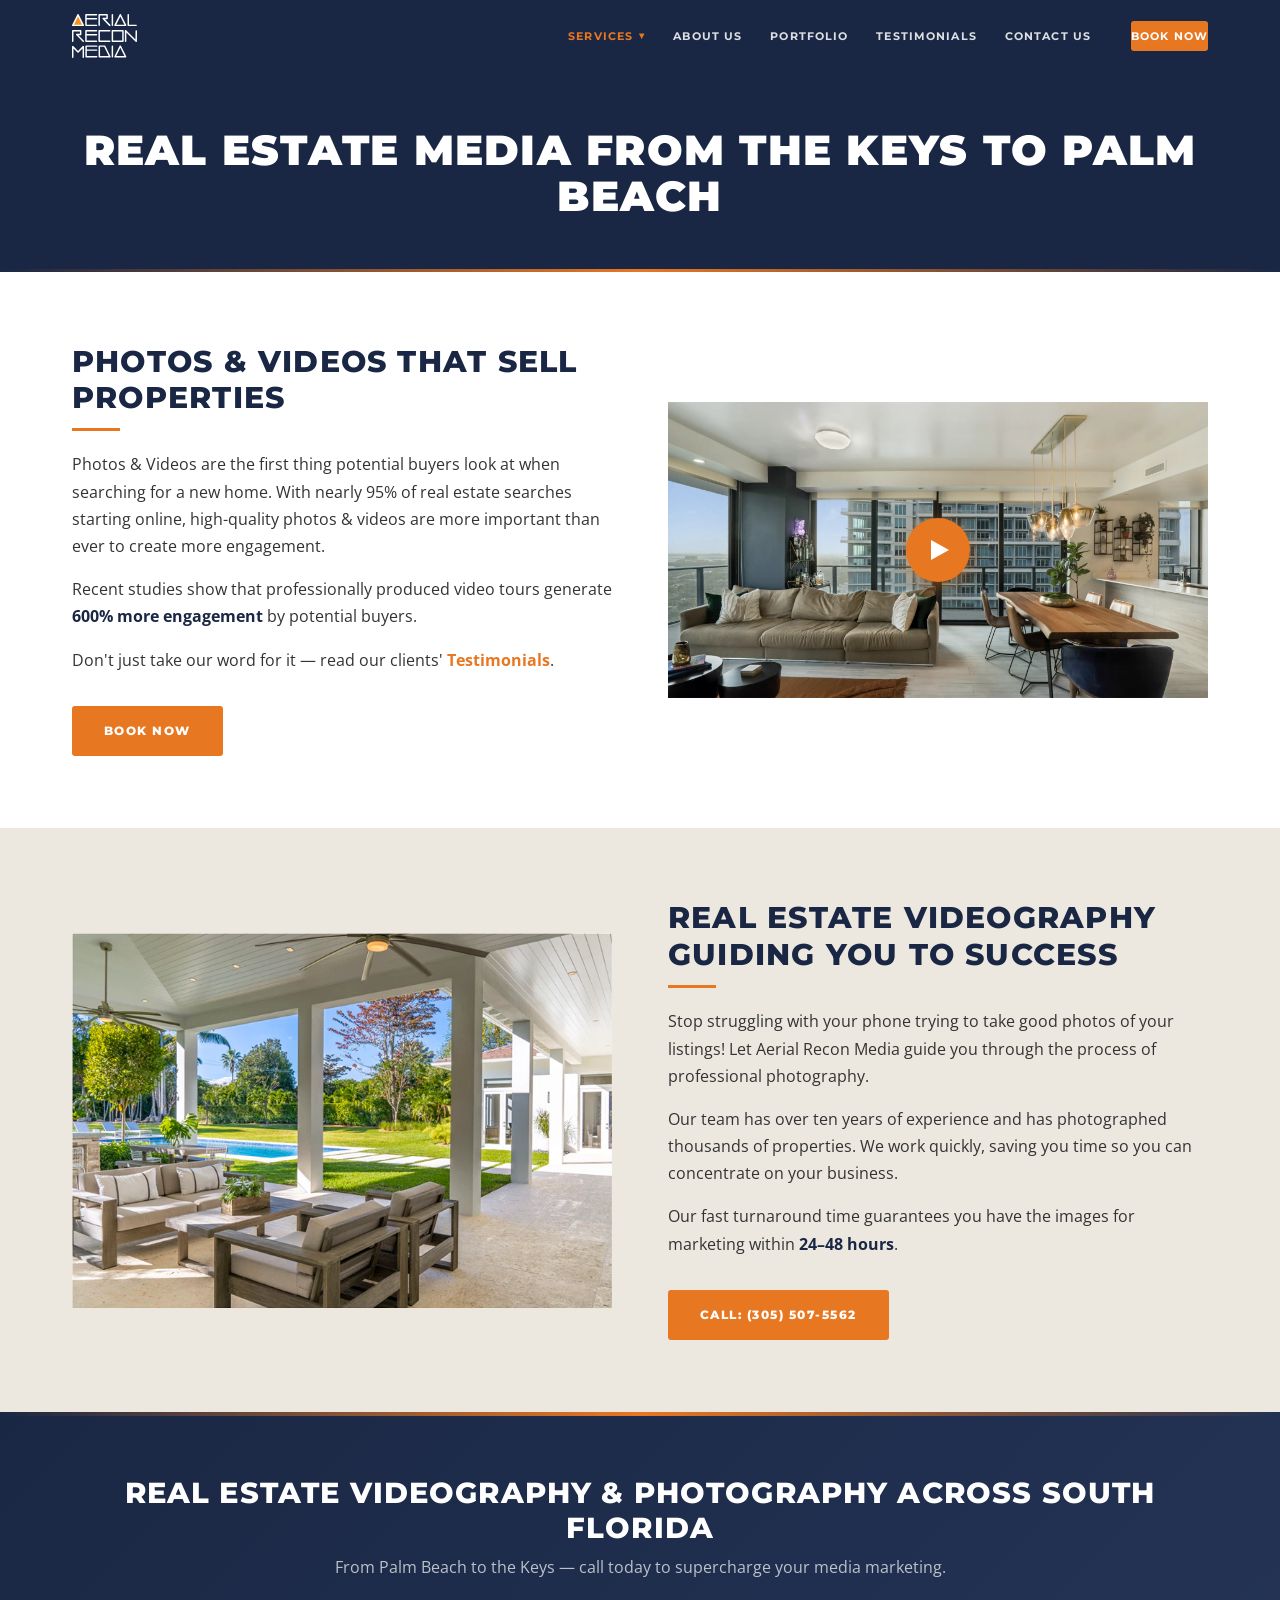
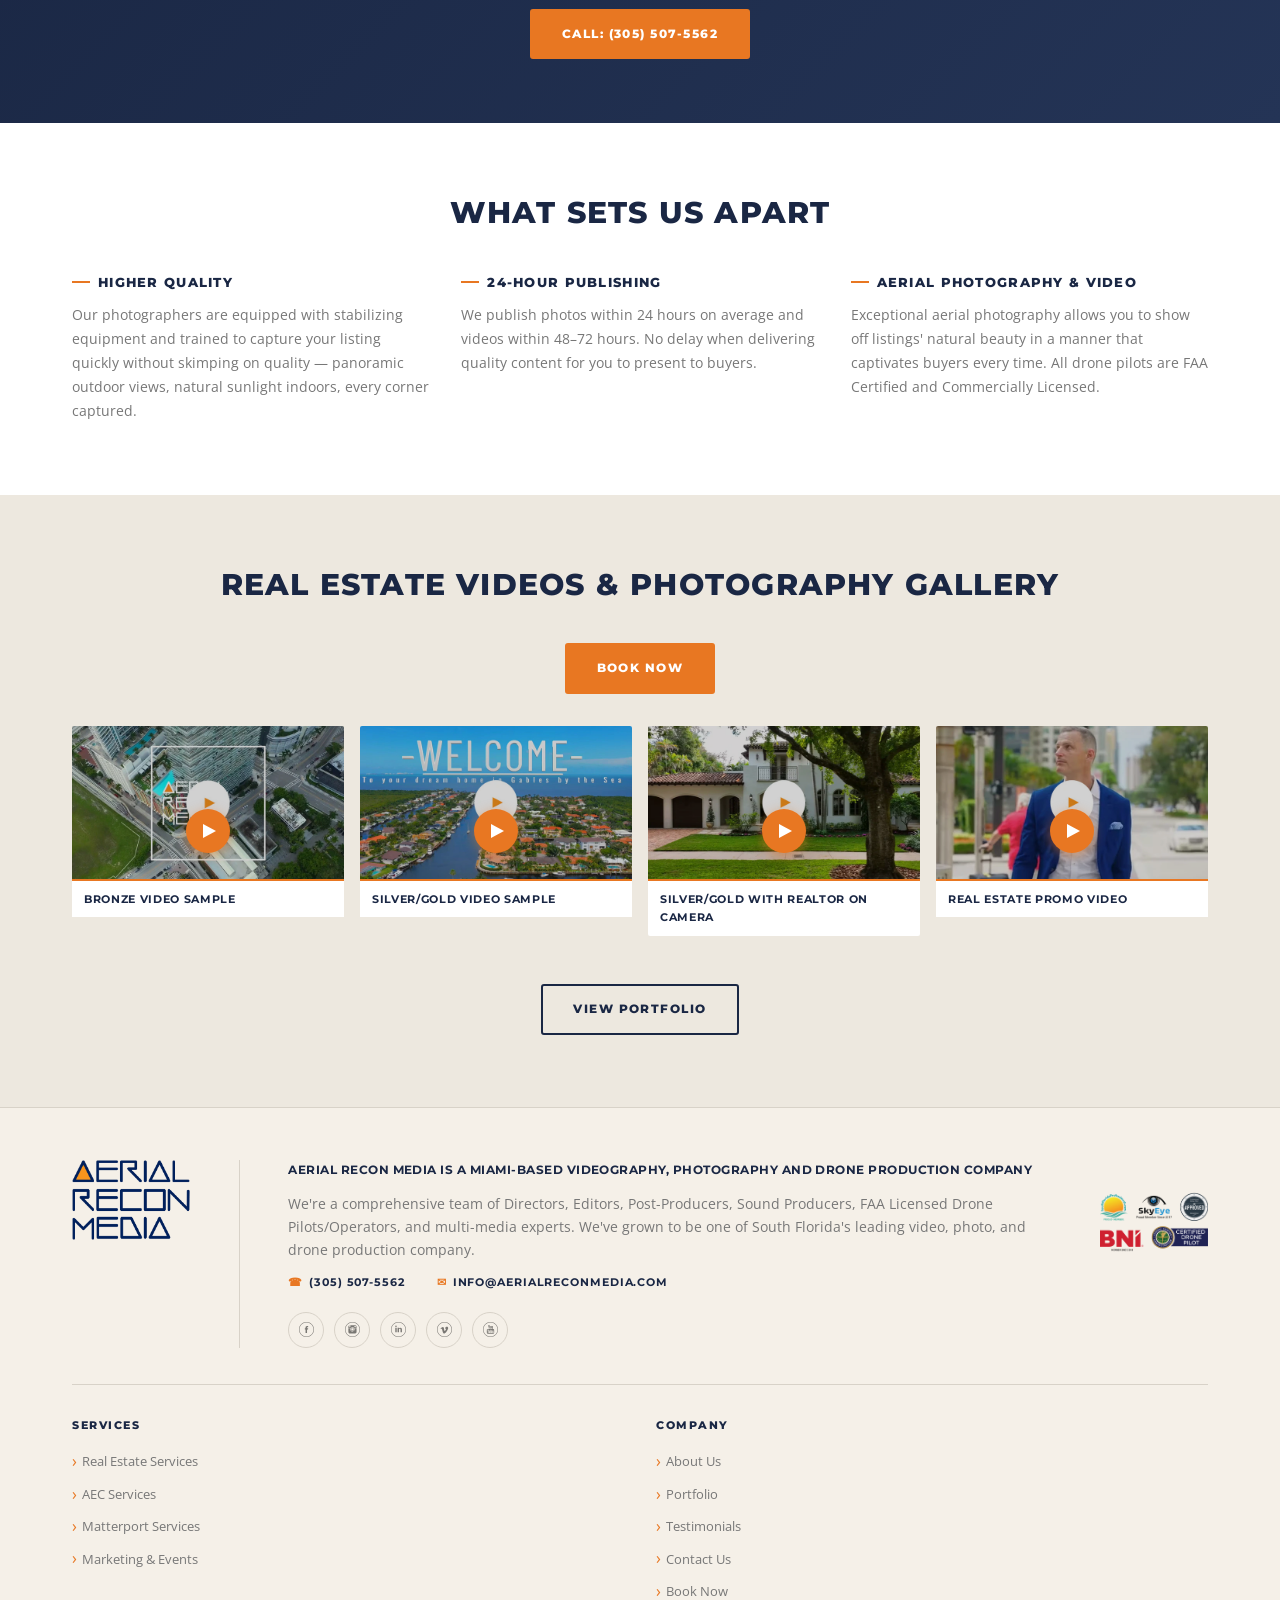
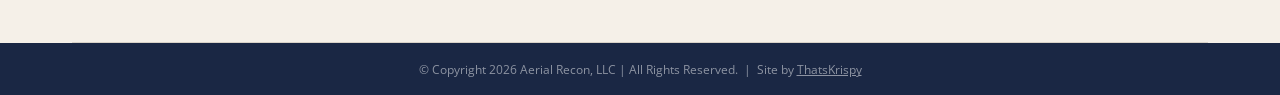
<file: real-estate/index.html>
<!DOCTYPE html>
<html lang="en">
<head>
  <meta charset="UTF-8">
  <meta name="viewport" content="width=device-width, initial-scale=1.0, maximum-scale=1.0, user-scalable=0">
  <title>Real Estate Photography & Video Miami | Aerial Recon Media</title>
  <meta name="description" content="Professional real estate photography & videography in Miami. 24-hour turnaround, FAA-licensed drone pilots, serving the Keys to Palm Beach.">
  <link rel="canonical" href="https://aerialreconmedia.com/real-estate/">
  <meta property="og:title" content="Real Estate Photography & Video Miami | Aerial Recon Media">
  <meta property="og:description" content="Professional real estate photography & videography in Miami. 24-hour turnaround, FAA-licensed drone pilots, serving the Keys to Palm Beach.">
  <meta property="og:url" content="https://aerialreconmedia.com/real-estate/">
  <meta property="og:site_name" content="Aerial Recon Media">
  <meta property="og:image" content="../images/real-estate-og.jpg">
  <meta property="og:type" content="website">
  <link rel="icon" type="image/png" href="../images/favicon.png">
  <link rel="preconnect" href="https://fonts.googleapis.com">
  <link rel="preconnect" href="https://fonts.gstatic.com" crossorigin>
  <link href="https://fonts.googleapis.com/css2?family=Montserrat:wght@400;700;800;900&family=Open+Sans:wght@400;600&display=swap" rel="stylesheet">
  <link rel="stylesheet" href="../css/style.css">
  <script type="application/ld+json">
  {
    "@context": "https://schema.org",
    "@type": "Service",
    "serviceType": "Real Estate Photography and Videography",
    "provider": {
      "@type": "LocalBusiness",
      "name": "Aerial Recon Media",
      "telephone": "+13055075562",
      "url": "https://aerialreconmedia.com/"
    },
    "areaServed": ["Miami-Dade County", "Broward County", "Palm Beach County"],
    "description": "Professional real estate photography and videography with 24-hour turnaround, serving the Florida Keys to Palm Beach."
  }
  </script>
</head>
<body>

<header class="site-header">
  <div class="nav-inner">
    <a class="nav-logo" href="../index.html" aria-label="Aerial Recon Media Home">
      <img src="../images/aerial-recon-media.svg" alt="Aerial Recon Media">
    </a>
    <nav aria-label="Main navigation">
      <ul class="nav-links">
        <li class="has-dropdown">
          <a href="#" class="active">Services</a>
          <ul class="dropdown">
            <li><a href="index.html">Real Estate Services</a></li>
            <li><a href="../aec/index.html">AEC Services</a></li>
            <li><a href="../matterport/index.html">Matterport Services</a></li>
            <li><a href="../marketing-events/index.html">Marketing &amp; Event Services</a></li>
          </ul>
        </li>
        <li><a href="../about/index.html">About Us</a></li>
        <li><a href="../portfolio/index.html">Portfolio</a></li>
        <li><a href="../testimonials/index.html">Testimonials</a></li>
        <li><a href="../contact/index.html">Contact Us</a></li>
        <li><a href="https://go.thryv.com/site/aerialreconllc/online-scheduling" class="nav-cta" target="_blank" rel="noopener">Book Now</a></li>
      </ul>
    </nav>
    <button class="nav-toggle" aria-label="Toggle navigation"><span></span><span></span><span></span></button>
  </div>
</header>

<nav class="mobile-nav" aria-label="Mobile navigation">
  <span style="display:block;padding:14px 24px;border-bottom:1px solid rgba(255,255,255,0.1);font-family:var(--font-display);font-size:0.7rem;font-weight:700;text-transform:uppercase;letter-spacing:0.12em;color:rgba(255,255,255,0.5);">Services</span>
  <div class="mobile-sub">
    <a href="index.html">Real Estate Services</a>
    <a href="../aec/index.html">AEC Services</a>
    <a href="../matterport/index.html">Matterport Services</a>
    <a href="../marketing-events/index.html">Marketing &amp; Event Services</a>
  </div>
  <a href="../about/index.html">About Us</a>
  <a href="../portfolio/index.html">Portfolio</a>
  <a href="../testimonials/index.html">Testimonials</a>
  <a href="../contact/index.html">Contact Us</a>
  <div class="mobile-nav-cta"><a href="https://go.thryv.com/site/aerialreconllc/online-scheduling" target="_blank" rel="noopener">Book Now</a></div>
</nav>

<!-- HERO -->
<section class="int-hero">
  <div class="container">
    <h1>Real Estate Media From the Keys to Palm Beach</h1>
  </div>
</section>

<!-- INTRO + VIDEO -->
<section class="section section--white">
  <div class="container">
    <div class="split">
      <div class="split__content reveal">
        <h2>Photos &amp; Videos That Sell Properties</h2>
        <div class="orange-rule"></div>
        <p>Photos &amp; Videos are the first thing potential buyers look at when searching for a new home. With nearly 95% of real estate searches starting online, high-quality photos &amp; videos are more important than ever to create more engagement.</p>
        <p>Recent studies show that professionally produced video tours generate <strong>600% more engagement</strong> by potential buyers.</p>
        <p>Don't just take our word for it — read our clients' <a href="../testimonials/index.html" style="color:var(--orange);font-weight:700;">Testimonials</a>.</p>
        <a href="https://go.thryv.com/site/aerialreconllc/online-scheduling" class="btn btn--orange mt-sm" target="_blank" rel="noopener">Book Now</a>
      </div>
      <div class="reveal reveal-delay-1">
        <div class="video-thumb-hero" data-vimeo="467194553">
          <img src="../images/re-overlay-hero.webp" alt="Aerial Recon Media real estate videography of a Miami luxury home" loading="lazy">
          <div class="video-thumb-hero__play"><div class="video-thumb-hero__play-btn"></div></div>
        </div>
      </div>
    </div>
  </div>
</section>

<!-- GUIDING SECTION + PHOTO -->
<section class="section section--alt">
  <div class="container">
    <div class="split split--reverse">
      <div class="split__img reveal reveal-delay-1">
        <img src="../images/real-estate-backyard.webp" alt="Backyard porch with a view to a pool by Aerial Recon Media" loading="lazy">
      </div>
      <div class="split__content reveal">
        <h2>Real Estate Videography Guiding You to Success</h2>
        <div class="orange-rule"></div>
        <p>Stop struggling with your phone trying to take good photos of your listings! Let Aerial Recon Media guide you through the process of professional photography.</p>
        <p>Our team has over ten years of experience and has photographed thousands of properties. We work quickly, saving you time so you can concentrate on your business.</p>
        <p>Our fast turnaround time guarantees you have the images for marketing within <strong>24–48 hours</strong>.</p>
        <a href="tel:3055075562" class="btn btn--orange mt-sm">Call: (305) 507-5562</a>
      </div>
    </div>
  </div>
</section>

<!-- CTA STRIP -->
<section class="cta-strip reveal">
  <div class="container">
    <h2>Real Estate Videography &amp; Photography Across South Florida</h2>
    <p>From Palm Beach to the Keys — call today to supercharge your media marketing.</p>
    <a href="tel:3055075562" class="btn btn--orange">Call: (305) 507-5562</a>
  </div>
</section>

<!-- BENEFITS -->
<section class="section section--white">
  <div class="container">
    <div class="section-head reveal">
      <h2>What Sets Us Apart</h2>
    </div>
    <div class="benefit-grid reveal">
      <div class="benefit-item">
        <h3>Higher Quality</h3>
        <p>Our photographers are equipped with stabilizing equipment and trained to capture your listing quickly without skimping on quality — panoramic outdoor views, natural sunlight indoors, every corner captured.</p>
      </div>
      <div class="benefit-item">
        <h3>24-Hour Publishing</h3>
        <p>We publish photos within 24 hours on average and videos within 48–72 hours. No delay when delivering quality content for you to present to buyers.</p>
      </div>
      <div class="benefit-item">
        <h3>Aerial Photography &amp; Video</h3>
        <p>Exceptional aerial photography allows you to show off listings' natural beauty in a manner that captivates buyers every time. All drone pilots are FAA Certified and Commercially Licensed.</p>
      </div>
    </div>
  </div>
</section>

<!-- VIDEO GALLERY -->
<section class="section section--alt" id="down">
  <div class="container">
    <div class="section-head reveal">
      <h2>Real Estate Videos &amp; Photography Gallery</h2>
    </div>

    <div style="text-align:center;margin-bottom:2rem;" class="reveal">
      <a href="https://go.thryv.com/site/aerialreconllc/online-scheduling" class="btn btn--orange" target="_blank" rel="noopener">Book Now</a>
    </div>

    <div class="video-grid reveal">
      <div class="video-thumb" data-vimeo="467194553">
        <img src="../images/re-bronze-thumb.webp" alt="Aerial Recon Media Bronze Video Sample" loading="lazy">
        <div class="video-thumb__play"><div class="video-thumb__play-btn"></div></div>
        <div class="video-thumb__title"><h3>Bronze Video Sample</h3></div>
      </div>
      <div class="video-thumb" data-vimeo="563526975">
        <img src="../images/re-silver-gold.webp" alt="Aerial Recon Media Silver/Gold Video Sample" loading="lazy">
        <div class="video-thumb__play"><div class="video-thumb__play-btn"></div></div>
        <div class="video-thumb__title"><h3>Silver/Gold Video Sample</h3></div>
      </div>
      <div class="video-thumb" data-vimeo="809344725">
        <img src="../images/re-silver-gold-realtor.webp" alt="Silver/Gold with Realtor speaking on Camera" loading="lazy">
        <div class="video-thumb__play"><div class="video-thumb__play-btn"></div></div>
        <div class="video-thumb__title"><h3>Silver/Gold with Realtor on Camera</h3></div>
      </div>
      <div class="video-thumb" data-vimeo="708230847">
        <img src="../images/re-promo-video.webp" alt="Real Estate Promo Video Sample" loading="lazy">
        <div class="video-thumb__play"><div class="video-thumb__play-btn"></div></div>
        <div class="video-thumb__title"><h3>Real Estate Promo Video</h3></div>
      </div>
    </div>

    <div class="text-center mt-lg reveal">
      <a href="../portfolio/index.html" class="btn btn--outline-navy">View Portfolio</a>
    </div>
  </div>
</section>

<!-- FOOTER -->
<footer class="site-footer">
  <div class="container">
    <div class="footer-brand-row">
      <div class="footer-logo"><img src="../images/footer-logo.webp" alt="Aerial Recon Media"></div>
      <div class="footer-divider"></div>
      <div class="footer-about">
        <p>Aerial Recon Media is a Miami-based videography, photography and drone production company</p>
        <p class="footer-about-sub">We're a comprehensive team of Directors, Editors, Post-Producers, Sound Producers, FAA Licensed Drone Pilots/Operators, and multi-media experts. We've grown to be one of South Florida's leading video, photo, and drone production company.</p>
        <div class="footer-contact-row">
          <a href="tel:3055075562"><span>☎</span> (305) 507-5562</a>
          <a href="mailto:info@aerialreconmedia.com"><span>✉</span> info@aerialreconmedia.com</a>
        </div>
        <div class="footer-social">
          <a href="https://www.facebook.com/aerialreconmedia" target="_blank" rel="noopener" aria-label="Facebook"><img src="../images/facebook.svg" alt="Facebook"></a>
          <a href="https://www.instagram.com/aerial_recon/" target="_blank" rel="noopener" aria-label="Instagram"><img src="../images/instagram.svg" alt="Instagram"></a>
          <a href="https://www.linkedin.com/company/aerial-recon-llc" target="_blank" rel="noopener" aria-label="LinkedIn"><img src="../images/linkedin.svg" alt="LinkedIn"></a>
          <a href="https://vimeo.com/aerialreconmedia" target="_blank" rel="noopener" aria-label="Vimeo"><img src="../images/vimeo.svg" alt="Vimeo"></a>
          <a href="https://www.youtube.com/@aerialreconmedia" target="_blank" rel="noopener" aria-label="YouTube"><img src="../images/youtube.svg" alt="YouTube"></a>
        </div>
      </div>
      <div class="footer-assoc" style="flex-shrink:0;"><img src="../images/associations.webp" alt="Aerial Recon Media associations"></div>
    </div>
    <div class="footer-nav-row">
      <div class="footer-col">
        <h3>Services</h3>
        <ul>
          <li><a href="index.html">Real Estate Services</a></li>
          <li><a href="../aec/index.html">AEC Services</a></li>
          <li><a href="../matterport/index.html">Matterport Services</a></li>
          <li><a href="../marketing-events/index.html">Marketing &amp; Events</a></li>
        </ul>
      </div>
      <div class="footer-col">
        <h3>Company</h3>
        <ul>
          <li><a href="../about/index.html">About Us</a></li>
          <li><a href="../portfolio/index.html">Portfolio</a></li>
          <li><a href="../testimonials/index.html">Testimonials</a></li>
          <li><a href="../contact/index.html">Contact Us</a></li>
          <li><a href="https://go.thryv.com/site/aerialreconllc/online-scheduling" target="_blank" rel="noopener">Book Now</a></li>
        </ul>
      </div>
    </div>
  </div>
  <div class="footer-bottom"><div class="container"><p>&copy; Copyright 2026 Aerial Recon, LLC | All Rights Reserved. &nbsp;|&nbsp; Site by <a href="https://thatskrispy.com" target="_blank" rel="noopener" style="color:inherit;text-decoration:underline;">ThatsKrispy</a></p></div></div>
</footer>

<div id="videoModal" class="video-modal" role="dialog" aria-modal="true" aria-label="Video player">
  <div class="video-modal__inner">
    <button class="video-modal__close" aria-label="Close video">&times;</button>
    <div class="video-modal__iframe-wrap"></div>
  </div>
</div>

<script src="../js/main.js"></script>
</body>
</html>
</file>
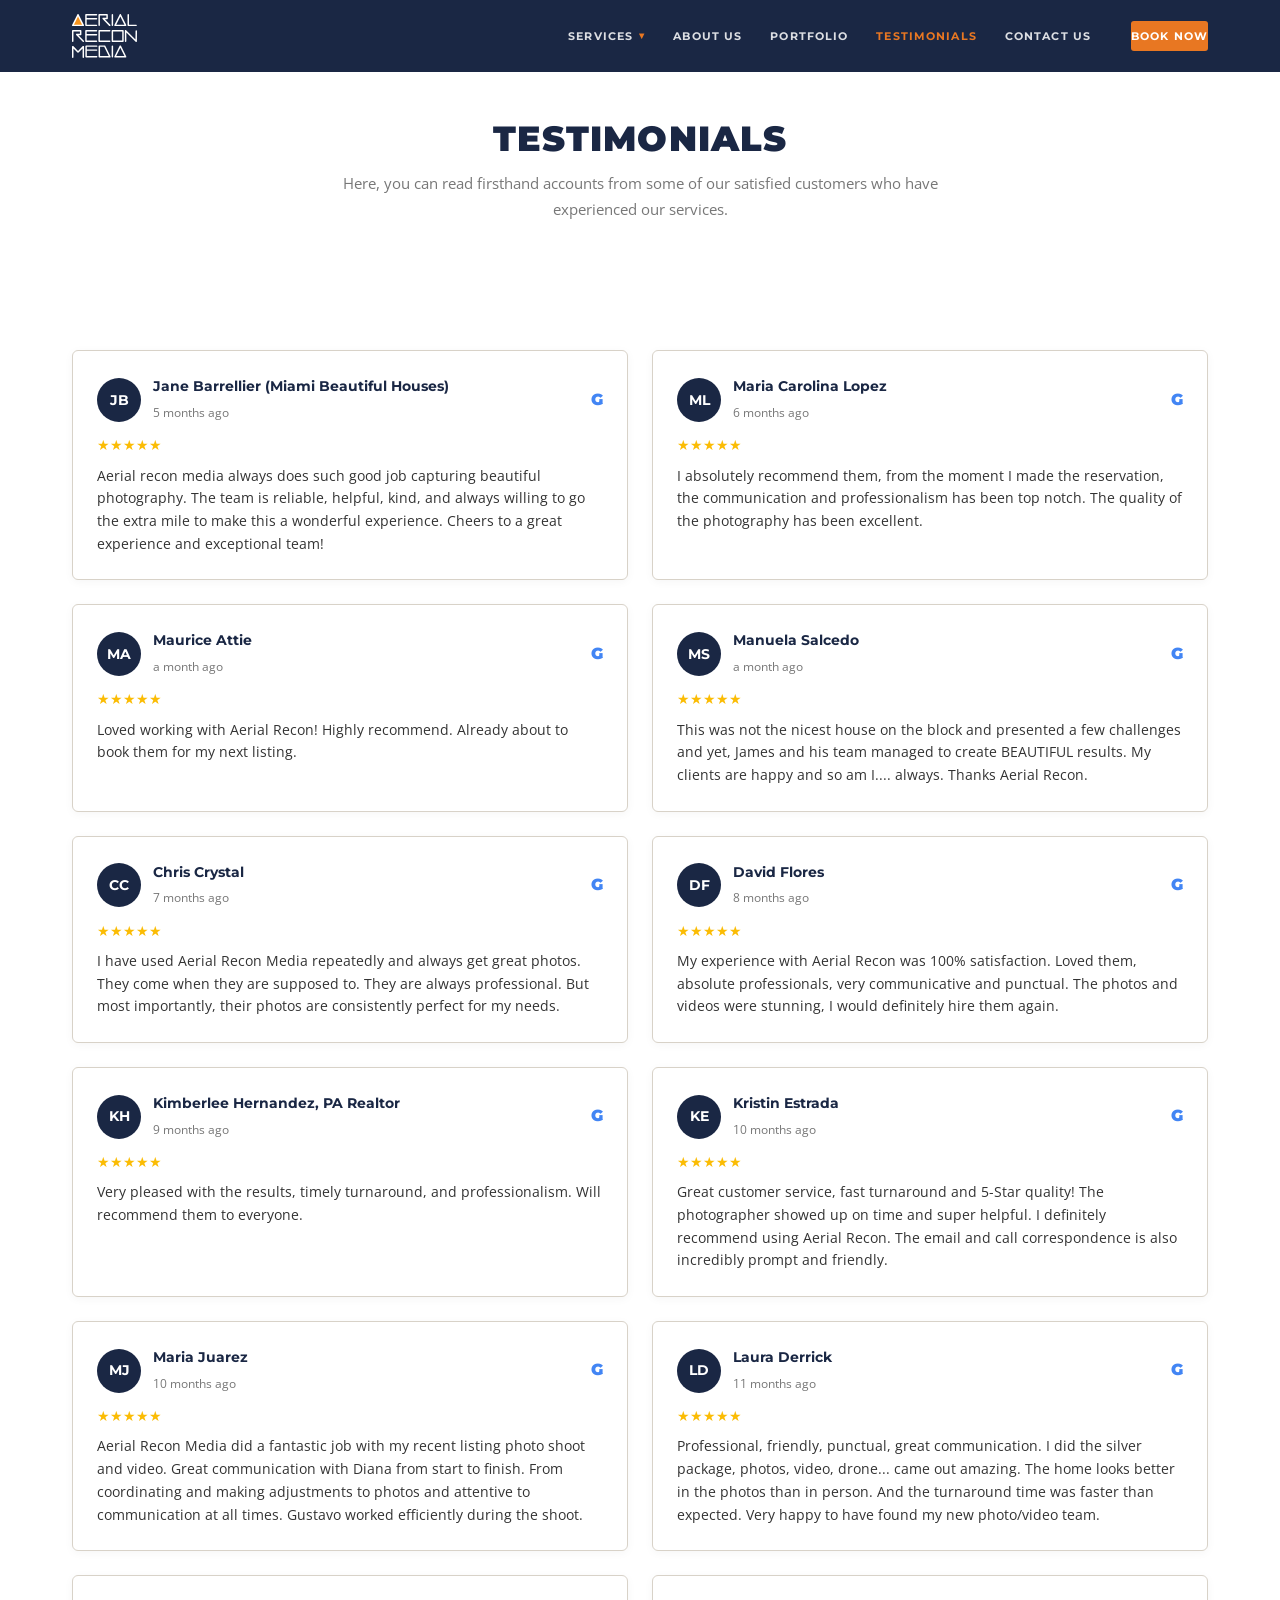
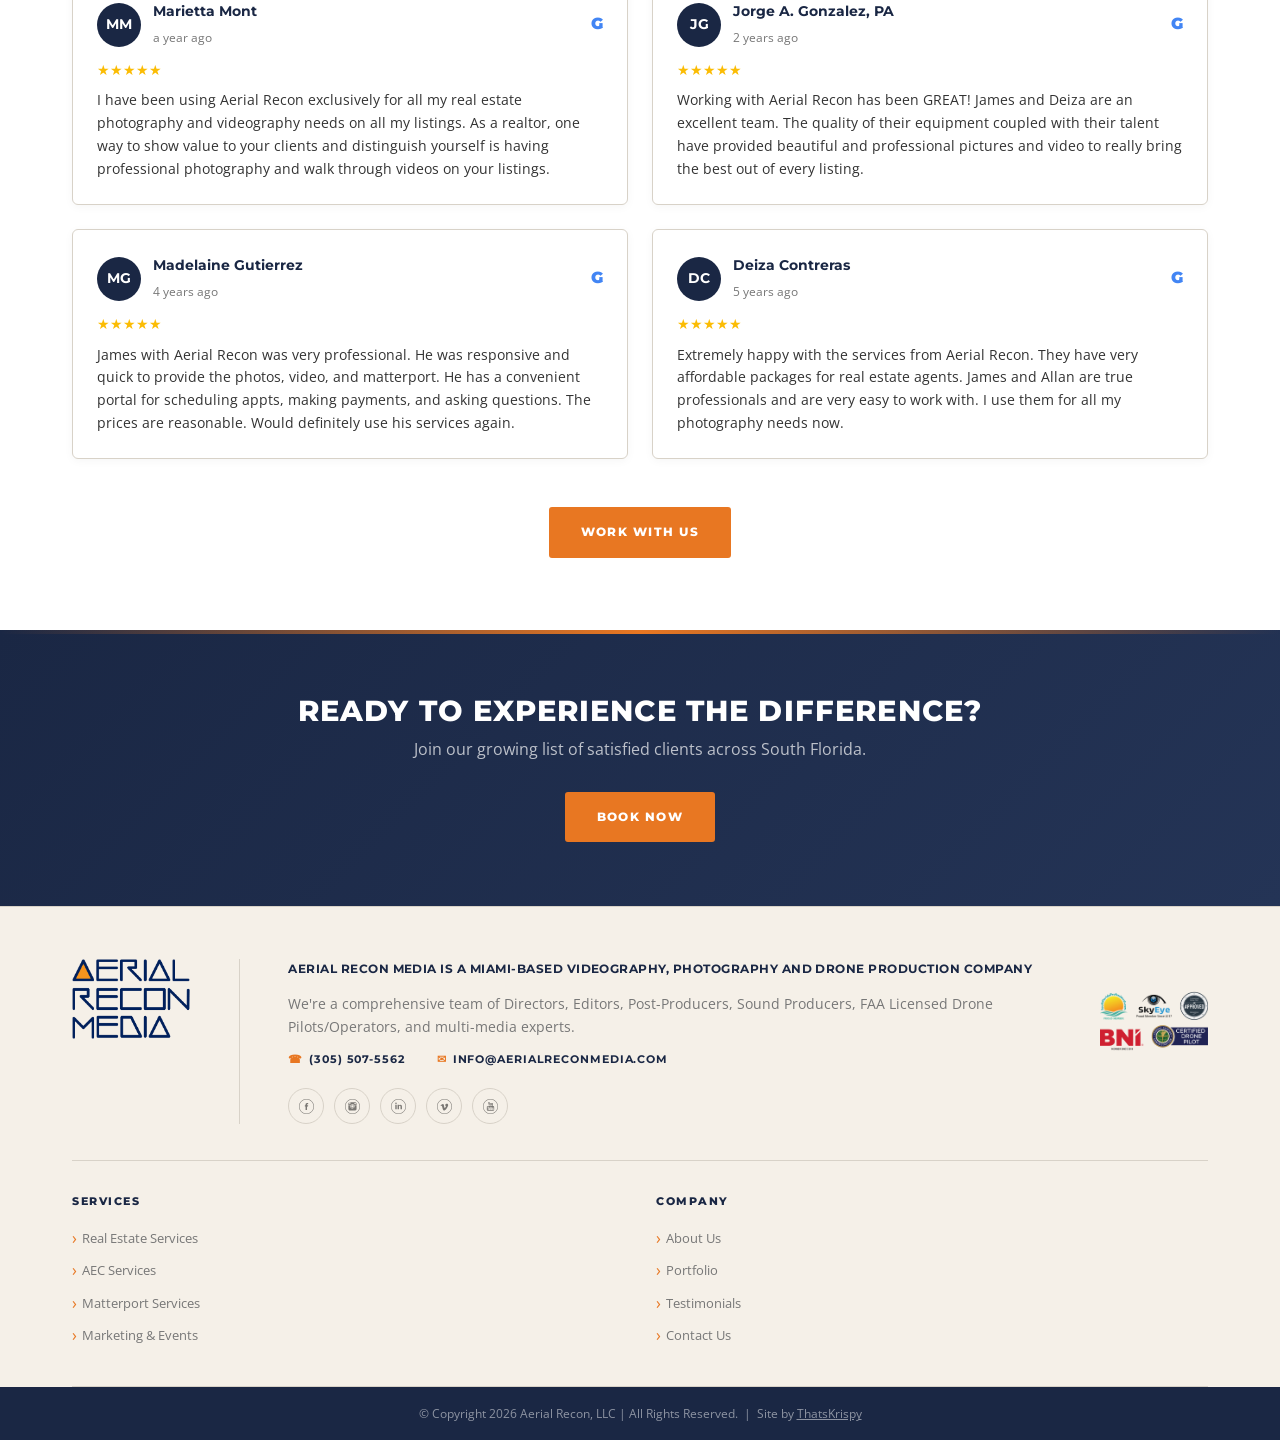
<file: testimonials/index.html>
<!DOCTYPE html>
<html lang="en">
<head>
  <meta charset="UTF-8">
  <meta name="viewport" content="width=device-width, initial-scale=1.0, maximum-scale=1.0, user-scalable=0">
  <title>Client Testimonials & Reviews | Aerial Recon Media Miami</title>
  <meta name="description" content="Read verified Google reviews from real estate agents, developers & event planners who trust Aerial Recon Media for photo and video production.">
  <link rel="canonical" href="https://aerialreconmedia.com/testimonials/">
  <meta property="og:title" content="Client Testimonials & Reviews | Aerial Recon Media Miami">
  <meta property="og:description" content="Read verified Google reviews from real estate agents, developers & event planners who trust Aerial Recon Media for photo and video production.">
  <meta property="og:url" content="https://aerialreconmedia.com/testimonials/">
  <meta property="og:site_name" content="Aerial Recon Media">
  <meta property="og:image" content="../images/hero-og.jpg">
  <meta property="og:type" content="website">
  <link rel="icon" type="image/png" href="../images/favicon.png">
  <link rel="preconnect" href="https://fonts.googleapis.com">
  <link rel="preconnect" href="https://fonts.gstatic.com" crossorigin>
  <link href="https://fonts.googleapis.com/css2?family=Montserrat:wght@400;700;800;900&family=Open+Sans:wght@400;600&display=swap" rel="stylesheet">
  <link rel="stylesheet" href="../css/style.css">
  <style>
    .t-grid { display:grid; grid-template-columns:1fr 1fr; gap:24px; }
    .t-card {
      background:var(--white); border:1px solid var(--border); border-radius:6px;
      padding:24px; box-shadow:0 2px 10px rgba(0,0,0,0.04);
      transition: transform 0.25s ease, box-shadow 0.25s ease;
    }
    .t-card:hover { transform: translateY(-4px); box-shadow: 0 12px 28px rgba(20,30,60,0.12); }
    .t-head { display:flex; align-items:center; gap:12px; margin-bottom:10px; }
    .t-avatar {
      width:44px;height:44px;border-radius:50%;flex-shrink:0;
      background:var(--navy); color:#fff; display:flex; align-items:center; justify-content:center;
      font-family:var(--font-display); font-weight:700; font-size:0.85rem;
    }
    .t-meta { flex:1; }
    .t-meta strong { display:block; font-family:var(--font-display); font-size:0.85rem; color:var(--navy); }
    .t-meta span { font-size:0.75rem; color:var(--muted); }
    .t-g { color:#4285f4; font-family:var(--font-display); font-weight:900; font-size:1rem; }
    .t-stars { color:#fbbc04; font-size:0.85rem; margin-bottom:8px; }
    .t-card p { font-size:0.86rem; color:var(--body); line-height:1.65; margin:0; }
    @media (max-width:768px){ .t-grid{ grid-template-columns:1fr; } }
  </style>
</head>
<body>
<header class="site-header">
  <div class="nav-inner">
    <a class="nav-logo" href="../index.html"><img src="../images/aerial-recon-media.svg" alt="Aerial Recon Media"></a>
    <nav aria-label="Main navigation">
      <ul class="nav-links">
        <li class="has-dropdown"><a href="#">Services</a>
          <ul class="dropdown">
            <li><a href="../real-estate/index.html">Real Estate Services</a></li>
            <li><a href="../aec/index.html">AEC Services</a></li>
            <li><a href="../matterport/index.html">Matterport Services</a></li>
            <li><a href="../marketing-events/index.html">Marketing &amp; Event Services</a></li>
          </ul>
        </li>
        <li><a href="../about/index.html">About Us</a></li>
        <li><a href="../portfolio/index.html">Portfolio</a></li>
        <li><a href="index.html" class="active">Testimonials</a></li>
        <li><a href="../contact/index.html">Contact Us</a></li>
        <li><a href="https://go.thryv.com/site/aerialreconllc/online-scheduling" class="nav-cta" target="_blank" rel="noopener">Book Now</a></li>
      </ul>
    </nav>
    <button class="nav-toggle" aria-label="Toggle navigation"><span></span><span></span><span></span></button>
  </div>
</header>
<nav class="mobile-nav">
  <span style="display:block;padding:14px 24px;border-bottom:1px solid rgba(255,255,255,0.1);font-family:var(--font-display);font-size:0.7rem;font-weight:700;text-transform:uppercase;letter-spacing:0.12em;color:rgba(255,255,255,0.5);">Services</span>
  <div class="mobile-sub">
    <a href="../real-estate/index.html">Real Estate Services</a>
    <a href="../aec/index.html">AEC Services</a>
    <a href="../matterport/index.html">Matterport Services</a>
    <a href="../marketing-events/index.html">Marketing &amp; Event Services</a>
  </div>
  <a href="../about/index.html">About Us</a>
  <a href="../portfolio/index.html">Portfolio</a>
  <a href="index.html">Testimonials</a>
  <a href="../contact/index.html">Contact Us</a>
  <div class="mobile-nav-cta"><a href="https://go.thryv.com/site/aerialreconllc/online-scheduling" target="_blank" rel="noopener">Book Now</a></div>
</nav>

<section class="intro-section reveal intro-section--page-top">
  <div class="container">
    <h1>Testimonials</h1>
    <p>Here, you can read firsthand accounts from some of our satisfied customers who have experienced our services.</p>
  </div>
</section>

<section class="section section--white">
  <div class="container">
    <div class="t-grid reveal">

      <div class="t-card">
        <div class="t-head">
          <div class="t-avatar">JB</div>
          <div class="t-meta"><strong>Jane Barrellier (Miami Beautiful Houses)</strong><span class="js-ago" data-ago="2026-06-26">5 days ago</span></div>
          <div class="t-g">G</div>
        </div>
        <div class="t-stars">★★★★★</div>
        <p>Aerial recon media always does such good job capturing beautiful photography. The team is reliable, helpful, kind, and always willing to go the extra mile to make this a wonderful experience. Cheers to a great experience and exceptional team!</p>
      </div>

      <div class="t-card">
        <div class="t-head">
          <div class="t-avatar">ML</div>
          <div class="t-meta"><strong>Maria Carolina Lopez</strong><span class="js-ago" data-ago="2026-06-03">4 weeks ago</span></div>
          <div class="t-g">G</div>
        </div>
        <div class="t-stars">★★★★★</div>
        <p>I absolutely recommend them, from the moment I made the reservation, the communication and professionalism has been top notch. The quality of the photography has been excellent.</p>
      </div>

      <div class="t-card">
        <div class="t-head">
          <div class="t-avatar">MA</div>
          <div class="t-meta"><strong>Maurice Attie</strong><span>a month ago</span></div>
          <div class="t-g">G</div>
        </div>
        <div class="t-stars">★★★★★</div>
        <p>Loved working with Aerial Recon! Highly recommend. Already about to book them for my next listing.</p>
      </div>

      <div class="t-card">
        <div class="t-head">
          <div class="t-avatar">MS</div>
          <div class="t-meta"><strong>Manuela Salcedo</strong><span>a month ago</span></div>
          <div class="t-g">G</div>
        </div>
        <div class="t-stars">★★★★★</div>
        <p>This was not the nicest house on the block and presented a few challenges and yet, James and his team managed to create BEAUTIFUL results. My clients are happy and so am I.... always. Thanks Aerial Recon.</p>
      </div>

      <div class="t-card">
        <div class="t-head">
          <div class="t-avatar">CC</div>
          <div class="t-meta"><strong>Chris Crystal</strong><span class="js-ago" data-ago="2026-05-01">2 months ago</span></div>
          <div class="t-g">G</div>
        </div>
        <div class="t-stars">★★★★★</div>
        <p>I have used Aerial Recon Media repeatedly and always get great photos. They come when they are supposed to. They are always professional. But most importantly, their photos are consistently perfect for my needs.</p>
      </div>

      <div class="t-card">
        <div class="t-head">
          <div class="t-avatar">DF</div>
          <div class="t-meta"><strong>David Flores</strong><span class="js-ago" data-ago="2026-04-01">3 months ago</span></div>
          <div class="t-g">G</div>
        </div>
        <div class="t-stars">★★★★★</div>
        <p>My experience with Aerial Recon was 100% satisfaction. Loved them, absolute professionals, very communicative and punctual. The photos and videos were stunning, I would definitely hire them again.</p>
      </div>

      <div class="t-card">
        <div class="t-head">
          <div class="t-avatar">KH</div>
          <div class="t-meta"><strong>Kimberlee Hernandez, PA Realtor</strong><span class="js-ago" data-ago="2026-03-01">4 months ago</span></div>
          <div class="t-g">G</div>
        </div>
        <div class="t-stars">★★★★★</div>
        <p>Very pleased with the results, timely turnaround, and professionalism. Will recommend them to everyone.</p>
      </div>

      <div class="t-card">
        <div class="t-head">
          <div class="t-avatar">KE</div>
          <div class="t-meta"><strong>Kristin Estrada</strong><span class="js-ago" data-ago="2026-02-01">5 months ago</span></div>
          <div class="t-g">G</div>
        </div>
        <div class="t-stars">★★★★★</div>
        <p>Great customer service, fast turnaround and 5-Star quality! The photographer showed up on time and super helpful. I definitely recommend using Aerial Recon. The email and call correspondence is also incredibly prompt and friendly.</p>
      </div>

      <div class="t-card">
        <div class="t-head">
          <div class="t-avatar">MJ</div>
          <div class="t-meta"><strong>Maria Juarez</strong><span class="js-ago" data-ago="2026-02-01">5 months ago</span></div>
          <div class="t-g">G</div>
        </div>
        <div class="t-stars">★★★★★</div>
        <p>Aerial Recon Media did a fantastic job with my recent listing photo shoot and video. Great communication with Diana from start to finish. From coordinating and making adjustments to photos and attentive to communication at all times. Gustavo worked efficiently during the shoot.</p>
      </div>

      <div class="t-card">
        <div class="t-head">
          <div class="t-avatar">LD</div>
          <div class="t-meta"><strong>Laura Derrick</strong><span class="js-ago" data-ago="2026-01-01">6 months ago</span></div>
          <div class="t-g">G</div>
        </div>
        <div class="t-stars">★★★★★</div>
        <p>Professional, friendly, punctual, great communication. I did the silver package, photos, video, drone... came out amazing. The home looks better in the photos than in person. And the turnaround time was faster than expected. Very happy to have found my new photo/video team.</p>
      </div>

      <div class="t-card">
        <div class="t-head">
          <div class="t-avatar">MM</div>
          <div class="t-meta"><strong>Marietta Mont</strong><span>a year ago</span></div>
          <div class="t-g">G</div>
        </div>
        <div class="t-stars">★★★★★</div>
        <p>I have been using Aerial Recon exclusively for all my real estate photography and videography needs on all my listings. As a realtor, one way to show value to your clients and distinguish yourself is having professional photography and walk through videos on your listings.</p>
      </div>

      <div class="t-card">
        <div class="t-head">
          <div class="t-avatar">JG</div>
          <div class="t-meta"><strong>Jorge A. Gonzalez, PA</strong><span class="js-ago" data-ago="2024-07-01">2 years ago</span></div>
          <div class="t-g">G</div>
        </div>
        <div class="t-stars">★★★★★</div>
        <p>Working with Aerial Recon has been GREAT! James and Deiza are an excellent team. The quality of their equipment coupled with their talent have provided beautiful and professional pictures and video to really bring the best out of every listing.</p>
      </div>

      <div class="t-card">
        <div class="t-head">
          <div class="t-avatar">MG</div>
          <div class="t-meta"><strong>Madelaine Gutierrez</strong><span class="js-ago" data-ago="2022-07-01">4 years ago</span></div>
          <div class="t-g">G</div>
        </div>
        <div class="t-stars">★★★★★</div>
        <p>James with Aerial Recon was very professional. He was responsive and quick to provide the photos, video, and matterport. He has a convenient portal for scheduling appts, making payments, and asking questions. The prices are reasonable. Would definitely use his services again.</p>
      </div>

      <div class="t-card">
        <div class="t-head">
          <div class="t-avatar">DC</div>
          <div class="t-meta"><strong>Deiza Contreras</strong><span class="js-ago" data-ago="2021-07-01">5 years ago</span></div>
          <div class="t-g">G</div>
        </div>
        <div class="t-stars">★★★★★</div>
        <p>Extremely happy with the services from Aerial Recon. They have very affordable packages for real estate agents. James and Allan are true professionals and are very easy to work with. I use them for all my photography needs now.</p>
      </div>

    </div>

    <div class="text-center mt-lg reveal">
      <a href="../contact/index.html" class="btn btn--orange">Work With Us</a>
    </div>
  </div>
</section>

<section class="cta-strip reveal">
  <div class="container">
    <h2>Ready to Experience the Difference?</h2>
    <p>Join our growing list of satisfied clients across South Florida.</p>
    <a href="https://go.thryv.com/site/aerialreconllc/online-scheduling" class="btn btn--orange" target="_blank" rel="noopener">Book Now</a>
  </div>
</section>

<footer class="site-footer">
  <div class="container">
    <div class="footer-brand-row">
      <div class="footer-logo"><img src="../images/footer-logo.webp" alt="Aerial Recon Media"></div>
      <div class="footer-divider"></div>
      <div class="footer-about">
        <p>Aerial Recon Media is a Miami-based videography, photography and drone production company</p>
        <p class="footer-about-sub">We're a comprehensive team of Directors, Editors, Post-Producers, Sound Producers, FAA Licensed Drone Pilots/Operators, and multi-media experts.</p>
        <div class="footer-contact-row">
          <a href="tel:3055075562"><span>☎</span> (305) 507-5562</a>
          <a href="mailto:info@aerialreconmedia.com"><span>✉</span> info@aerialreconmedia.com</a>
        </div>
        <div class="footer-social">
          <a href="https://www.facebook.com/aerialreconmedia" target="_blank" rel="noopener" aria-label="Facebook"><img src="../images/facebook.svg" alt="Facebook"></a>
          <a href="https://www.instagram.com/aerial_recon/" target="_blank" rel="noopener" aria-label="Instagram"><img src="../images/instagram.svg" alt="Instagram"></a>
          <a href="https://www.linkedin.com/company/aerial-recon-llc" target="_blank" rel="noopener" aria-label="LinkedIn"><img src="../images/linkedin.svg" alt="LinkedIn"></a>
          <a href="https://vimeo.com/aerialreconmedia" target="_blank" rel="noopener" aria-label="Vimeo"><img src="../images/vimeo.svg" alt="Vimeo"></a>
          <a href="https://www.youtube.com/@aerialreconmedia" target="_blank" rel="noopener" aria-label="YouTube"><img src="../images/youtube.svg" alt="YouTube"></a>
        </div>
      </div>
      <div class="footer-assoc" style="flex-shrink:0;"><img src="../images/associations.webp" alt="Aerial Recon Media associations"></div>
    </div>
    <div class="footer-nav-row">
      <div class="footer-col">
        <h3>Services</h3>
        <ul>
          <li><a href="../real-estate/index.html">Real Estate Services</a></li>
          <li><a href="../aec/index.html">AEC Services</a></li>
          <li><a href="../matterport/index.html">Matterport Services</a></li>
          <li><a href="../marketing-events/index.html">Marketing &amp; Events</a></li>
        </ul>
      </div>
      <div class="footer-col">
        <h3>Company</h3>
        <ul>
          <li><a href="../about/index.html">About Us</a></li>
          <li><a href="../portfolio/index.html">Portfolio</a></li>
          <li><a href="index.html">Testimonials</a></li>
          <li><a href="../contact/index.html">Contact Us</a></li>
        </ul>
      </div>
    </div>
  </div>
  <div class="footer-bottom"><div class="container"><p>&copy; Copyright 2026 Aerial Recon, LLC | All Rights Reserved. &nbsp;|&nbsp; Site by <a href="https://thatskrispy.com" target="_blank" rel="noopener" style="color:inherit;text-decoration:underline;">ThatsKrispy</a></p></div></div>
</footer>
<script src="../js/main.js"></script>
</body>
</html>
</file>
<file: css/style.css>
/* ========================================
   AERIAL RECON MEDIA — STATIC SITE
   ThatsKrispy Build — v3 Light Redesign
   ======================================== */

/* ---- RESET & BASE ---- */
*, *::before, *::after { box-sizing: border-box; margin: 0; padding: 0; }

:root {
  --cream:     #f5f0e8;
  --cream-alt: #ede8df;
  --white:     #ffffff;
  --border:    #d8d2c8;
  --navy:      #1a2744;
  --navy-lt:   #2c3e6b;
  --body:      #333333;
  --muted:     #777777;
  --orange:    #e87722;
  --orange-lt: #f08c3a;
  --orange-dk: #c96310;

  --font-display: 'Montserrat', 'Arial Black', sans-serif;
  --font-body:    'Open Sans', Arial, sans-serif;

  --max:         1200px;
  --nav-h:       72px;
  --section-pad: 72px;
}

html { scroll-behavior: smooth; }

body {
  background: var(--cream);
  color: var(--body);
  font-family: var(--font-body);
  font-size: 16px;
  line-height: 1.65;
  overflow-x: hidden;
}

a { color: inherit; text-decoration: none; }
img { display: block; max-width: 100%; height: auto; }
ul, ol { list-style: none; }

/* ---- TYPOGRAPHY ---- */
h1 {
  font-family: var(--font-display);
  font-size: clamp(2rem, 5vw, 3.2rem);
  font-weight: 900;
  text-transform: uppercase;
  letter-spacing: 0.03em;
  line-height: 1.1;
  color: #ffffff;
}
h2 {
  font-family: var(--font-display);
  font-size: clamp(1.3rem, 2.5vw, 1.9rem);
  font-weight: 800;
  text-transform: uppercase;
  letter-spacing: 0.04em;
  color: var(--navy);
  line-height: 1.2;
}
h3 {
  font-family: var(--font-display);
  font-size: 0.8rem;
  font-weight: 800;
  text-transform: uppercase;
  letter-spacing: 0.12em;
  color: var(--navy);
}
h4 {
  font-family: var(--font-display);
  font-size: 0.85rem;
  font-weight: 700;
  text-transform: uppercase;
  letter-spacing: 0.06em;
  color: var(--navy);
  margin-bottom: 0.4rem;
}
p { margin-bottom: 1rem; color: var(--body); line-height: 1.7; }
p:last-child { margin-bottom: 0; }
strong { color: var(--navy); }

.eyebrow {
  font-family: var(--font-display);
  font-size: 0.7rem;
  font-weight: 700;
  text-transform: uppercase;
  letter-spacing: 0.18em;
  color: var(--orange);
  margin-bottom: 0.4rem;
  display: block;
}

/* ---- LAYOUT ---- */
.container {
  max-width: var(--max);
  margin: 0 auto;
  padding: 0 32px;
}
.section { padding: var(--section-pad) 0; }
.section--white  { background: var(--white); }
.section--cream  { background: var(--cream); }
.section--alt    { background: var(--cream-alt); }
.section--navy   { background: var(--navy); }
.section--dark   { background: #1a1f2e; }

.text-center { text-align: center; }
.sr-only {
  position: absolute;
  width: 1px; height: 1px;
  padding: 0; margin: -1px;
  overflow: hidden;
  clip: rect(0,0,0,0);
  white-space: nowrap;
  border: 0;
}
.mt-sm { margin-top: 1rem; }
.mt-md { margin-top: 2rem; }
.mt-lg { margin-top: 3rem; }
.mb-md { margin-bottom: 2rem; }

/* ---- ORANGE RULE ---- */
.orange-rule {
  width: 48px; height: 3px;
  background: var(--orange);
  margin: 0.75rem 0 1.25rem;
}
.orange-rule--center { margin-left: auto; margin-right: auto; }

/* ---- BUTTONS ---- */
.btn {
  display: inline-block;
  font-family: var(--font-display);
  font-size: 0.78rem;
  font-weight: 800;
  text-transform: uppercase;
  letter-spacing: 0.12em;
  padding: 13px 30px;
  border-radius: 3px;
  cursor: pointer;
  transition: all 0.2s ease;
  text-align: center;
  border: 2px solid transparent;
}
.btn--orange {
  background: var(--orange);
  color: #fff;
  border-color: var(--orange);
}
.btn--orange:hover { background: var(--orange-dk); border-color: var(--orange-dk); }
.btn--navy {
  background: var(--navy);
  color: #fff;
  border-color: var(--navy);
}
.btn--navy:hover { background: var(--navy-lt); border-color: var(--navy-lt); }
.btn--outline-navy {
  background: transparent;
  color: var(--navy);
  border-color: var(--navy);
}
.btn--outline-navy:hover { background: var(--navy); color: #fff; }
.btn--outline-white {
  background: transparent;
  color: #fff;
  border-color: #fff;
}
.btn--outline-white:hover { background: #fff; color: var(--navy); }
.btn--sm { padding: 9px 20px; font-size: 0.72rem; }

/* ============================================
   NAVIGATION
   ============================================ */
.site-header {
  position: fixed;
  top: 0; left: 0; right: 0;
  z-index: 1000;
  height: var(--nav-h);
  background: var(--navy);
  display: flex;
  align-items: center;
}
.nav-inner {
  max-width: var(--max);
  margin: 0 auto;
  padding: 0 32px;
  width: 100%;
  display: flex;
  align-items: center;
  justify-content: space-between;
}
.nav-logo img { height: 44px; width: auto; }

.nav-links {
  display: flex;
  align-items: center;
  gap: 1.75rem;
}
.nav-links > li > a {
  font-family: var(--font-display);
  font-size: 0.7rem;
  font-weight: 700;
  text-transform: uppercase;
  letter-spacing: 0.1em;
  color: rgba(255,255,255,0.85);
  transition: color 0.2s;
  padding: 6px 0;
  display: flex;
  align-items: center;
  gap: 4px;
}
.nav-links > li > a:hover,
.nav-links > li > a.active { color: var(--orange); }

.has-dropdown { position: relative; }
.has-dropdown > a {
  cursor: pointer;
}
.has-dropdown > a::after {
  content: '▾';
  font-size: 0.6rem;
  color: var(--orange);
  margin-left: 2px;
  transition: transform 0.2s;
}
.has-dropdown.open > a::after,
.has-dropdown:hover > a::after { transform: rotate(180deg); }

/* The dropdown sits flush against the trigger (top:100%, no gap) so
   :hover never breaks crossing into it. visibility+opacity (not
   display) is used so the panel always has real layout/paint, just
   invisible and non-interactive when closed — this avoids any
   stacking-order ambiguity with negative z-index tricks. */
.dropdown {
  position: absolute;
  top: 100%;
  left: 0;
  margin-top: 0;
  min-width: 240px;
  background: var(--white);
  border-top: 3px solid var(--orange);
  box-shadow: 0 8px 24px rgba(0,0,0,0.15);
  z-index: 1000;
  visibility: hidden;
  opacity: 0;
  pointer-events: none;
  transition: opacity 0.12s ease;
}
.has-dropdown:hover .dropdown,
.has-dropdown.open .dropdown {
  visibility: visible;
  opacity: 1;
  pointer-events: auto;
}
.dropdown a {
  display: block;
  padding: 11px 20px;
  font-family: var(--font-display);
  font-size: 0.68rem;
  font-weight: 700;
  text-transform: uppercase;
  letter-spacing: 0.08em;
  color: var(--navy);
  border-bottom: 1px solid var(--border);
  transition: all 0.15s;
}
.dropdown li:last-child a { border-bottom: none; }
.dropdown a:hover { color: var(--orange); padding-left: 26px; background: var(--cream); }

.nav-cta {
  font-family: var(--font-display);
  font-size: 0.68rem;
  font-weight: 800;
  text-transform: uppercase;
  letter-spacing: 0.12em;
  background: var(--orange);
  color: #fff !important;
  padding: 9px 18px;
  border-radius: 3px;
  margin-left: 0.75rem;
  transition: background 0.2s;
}
.nav-cta:hover { background: var(--orange-dk) !important; }

.nav-toggle {
  display: none;
  flex-direction: column;
  gap: 5px;
  cursor: pointer;
  padding: 4px;
  background: none;
  border: none;
}
.nav-toggle span {
  display: block;
  width: 24px; height: 2px;
  background: #fff;
  transition: all 0.25s;
}
.nav-toggle.open span:nth-child(1) { transform: translateY(7px) rotate(45deg); }
.nav-toggle.open span:nth-child(2) { opacity: 0; }
.nav-toggle.open span:nth-child(3) { transform: translateY(-7px) rotate(-45deg); }

.mobile-nav {
  display: none;
  position: fixed;
  top: var(--nav-h);
  left: 0; right: 0;
  background: var(--navy);
  z-index: 999;
  overflow-y: auto;
  max-height: calc(100vh - var(--nav-h));
  border-top: 2px solid var(--orange);
}
.mobile-nav.open { display: block; }
.mobile-nav a {
  display: block;
  padding: 14px 24px;
  font-family: var(--font-display);
  font-size: 0.78rem;
  font-weight: 700;
  text-transform: uppercase;
  letter-spacing: 0.08em;
  color: rgba(255,255,255,0.8);
  border-bottom: 1px solid rgba(255,255,255,0.08);
  transition: color 0.15s;
}
.mobile-nav a:hover { color: var(--orange); }
.mobile-nav .mobile-sub a {
  padding-left: 40px;
  font-size: 0.7rem;
  color: rgba(255,255,255,0.55);
  background: rgba(0,0,0,0.2);
}
.mobile-nav .mobile-sub a:hover { color: var(--orange); }
.mobile-nav-cta { padding: 20px 24px; }
.mobile-nav-cta a {
  display: block;
  text-align: center;
  background: var(--orange);
  color: #fff !important;
  font-family: var(--font-display);
  font-weight: 800;
  font-size: 0.78rem;
  letter-spacing: 0.12em;
  padding: 14px;
  border-radius: 3px;
  border-bottom: none !important;
}

/* ============================================
   HERO — FULL PHOTO with dark overlay
   ============================================ */
.home-hero {
  min-height: 100vh;
  position: relative;
  display: flex;
  flex-direction: column;
  align-items: center;
  justify-content: center;
  text-align: center;
  padding-top: var(--nav-h);
  background: var(--navy);
  overflow: hidden;
}
.home-hero__video-wrap {
  position: absolute;
  inset: 0;
  overflow: hidden;
  background: var(--navy);
}
.home-hero__video-wrap iframe {
  position: absolute;
  top: 50%; left: 50%;
  width: 177.78vh;
  height: 56.25vw;
  min-width: 100%;
  min-height: 100%;
  transform: translate(-50%,-50%);
  pointer-events: none;
  border: none;
}
.home-hero__poster {
  position: absolute;
  inset: 0;
  width: 100%;
  height: 100%;
  object-fit: cover;
  /* gentle ken-burns drift while the video loads — feels alive, not static */
  animation: heroDrift 24s ease-in-out infinite alternate;
}
@keyframes heroDrift {
  from { transform: scale(1.04) translate(0, 0); }
  to   { transform: scale(1.12) translate(-1.5%, -1.5%); }
}
@media (prefers-reduced-motion: reduce) {
  .home-hero__poster { animation: none; transform: scale(1.04); }
}
.home-hero__scroll-cue {
  position: absolute;
  bottom: 28px;
  left: 50%;
  transform: translateX(-50%);
  width: 24px;
  height: 38px;
  border: 2px solid rgba(255,255,255,0.6);
  border-radius: 12px;
  z-index: 3;
}
.home-hero__scroll-cue::before {
  content: '';
  position: absolute;
  top: 7px; left: 50%;
  width: 3px; height: 7px;
  margin-left: -1.5px;
  background: var(--orange);
  border-radius: 2px;
  animation: scrollCue 1.8s ease-in-out infinite;
}
@keyframes scrollCue {
  0% { opacity: 0; transform: translateY(0); }
  40% { opacity: 1; }
  80% { opacity: 0; transform: translateY(12px); }
  100% { opacity: 0; }
}
.home-hero__overlay {
  position: absolute;
  inset: 0;
  background: linear-gradient(to bottom, rgba(20,30,60,0.55) 0%, rgba(20,30,60,0.72) 100%);
}
.home-hero__content {
  position: relative;
  z-index: 2;
  padding: 0 24px;
  max-width: 860px;
}
.home-hero__sub {
  font-family: var(--font-display);
  font-size: 0.72rem;
  font-weight: 700;
  text-transform: uppercase;
  letter-spacing: 0.22em;
  color: rgba(255,255,255,0.75);
  margin-bottom: 1rem;
}
.home-hero h1 { margin-bottom: 1.75rem; }

/* Services menu button — bordered white pill on hero */
.hero-services-btn {
  display: inline-block;
  font-family: var(--font-display);
  font-size: 0.72rem;
  font-weight: 700;
  text-transform: uppercase;
  letter-spacing: 0.14em;
  color: #fff;
  border: 1.5px solid rgba(255,255,255,0.6);
  padding: 10px 28px;
  margin-bottom: 2rem;
  transition: all 0.2s;
}
.hero-services-btn:hover { background: rgba(255,255,255,0.12); border-color: #fff; }

.hero-cta-group {
  display: flex;
  gap: 14px;
  justify-content: center;
  flex-wrap: wrap;
}

/* ============================================
   INTERIOR PAGE HERO
   ============================================ */
.int-hero {
  padding: calc(var(--nav-h) + 56px) 0 52px;
  background: var(--navy);
  text-align: center;
  position: relative;
}
.int-hero h1 { font-size: clamp(1.6rem, 4vw, 2.6rem); }
.int-hero::after {
  content: '';
  display: block;
  position: absolute;
  bottom: 0; left: 0; right: 0;
  height: 3px;
  background: linear-gradient(90deg, transparent, var(--orange), transparent);
}

/* ============================================
   INTRO TEXT — centered
   ============================================ */
.intro-section {
  background: var(--white);
  padding: 56px 0;
  text-align: center;
}
.intro-section--page-top { padding-top: calc(var(--nav-h) + 48px); }
.intro-section h2 { color: var(--navy); margin-bottom: 0.75rem; }
.intro-section h1 { color: var(--navy); margin-bottom: 0.75rem; font-size: clamp(1.6rem, 3vw, 2.2rem); }
.intro-section p { max-width: 680px; margin: 0 auto; color: var(--muted); font-size: 0.95rem; }

/* ============================================
   SERVICE CARDS — 4-up compact grid
   ============================================ */
.service-cards {
  display: grid;
  grid-template-columns: repeat(4, 1fr);
  gap: 0;
  background: var(--cream);
}
.service-card {
  position: relative;
  overflow: hidden;
  aspect-ratio: 1 / 1;
}
.service-card img {
  width: 100%;
  height: 100%;
  object-fit: cover;
  transition: transform 0.6s cubic-bezier(0.2,0.8,0.2,1), filter 0.4s ease;
  filter: brightness(0.72);
}
.service-card:hover img { transform: scale(1.08); filter: brightness(0.9); }
.service-card__label {
  position: absolute;
  bottom: 0; left: 0; right: 0;
  padding: 24px 16px 20px;
  background: linear-gradient(to top, rgba(15,25,55,0.96) 0%, rgba(15,25,55,0.4) 55%, transparent 100%);
  text-align: center;
  transition: padding-bottom 0.3s ease;
}
.service-card:hover .service-card__label { padding-bottom: 26px; }
.service-card__label h2 {
  font-size: 0.72rem;
  letter-spacing: 0.08em;
  color: #fff;
  line-height: 1.3;
  position: relative;
  padding-bottom: 12px;
}
/* animated orange underline that grows on hover */
.service-card__label h2::after {
  content: '';
  position: absolute;
  bottom: 0; left: 50%;
  width: 0; height: 2px;
  background: var(--orange);
  transform: translateX(-50%);
  transition: width 0.35s cubic-bezier(0.2,0.8,0.2,1);
}
.service-card:hover .service-card__label h2::after { width: 32px; }
.service-card__link { position: absolute; inset: 0; z-index: 2; }

/* ============================================
   SPLIT — text + video/image
   ============================================ */
.split {
  display: grid;
  grid-template-columns: 1fr 1fr;
  gap: 56px;
  align-items: center;
}
.split--reverse .split__img { order: -1; }
.split__img img { width: 100%; }
.split__content h2 { color: var(--navy); margin-bottom: 0.6rem; }
.split__content p { color: var(--body); }

/* Video thumbnail play button style (click-to-play) */
.video-thumb-hero {
  position: relative;
  cursor: pointer;
  overflow: hidden;
}
.video-thumb-hero img {
  width: 100%;
  display: block;
  transition: filter 0.3s;
}
.video-thumb-hero:hover img { filter: brightness(0.9); }
.video-thumb-hero__play {
  position: absolute;
  inset: 0;
  display: flex;
  align-items: center;
  justify-content: center;
}
.video-thumb-hero__play-btn {
  width: 64px; height: 64px;
  background: var(--orange);
  border-radius: 50%;
  display: flex;
  align-items: center;
  justify-content: center;
  box-shadow: 0 4px 20px rgba(232,119,34,0.5);
  transition: transform 0.2s, background 0.2s;
}
.video-thumb-hero:hover .video-thumb-hero__play-btn {
  transform: scale(1.1);
  background: var(--orange-dk);
}
.video-thumb-hero__play-btn::after {
  content: '';
  border-style: solid;
  border-width: 10px 0 10px 18px;
  border-color: transparent transparent transparent #fff;
  margin-left: 4px;
}

/* ============================================
   VIDEO EMBED — inline
   ============================================ */
.video-wrap {
  position: relative;
  padding-bottom: 56.25%;
  height: 0;
  overflow: hidden;
  background: #000;
  border-radius: 2px;
}
.video-wrap iframe {
  position: absolute;
  top: 0; left: 0;
  width: 100%; height: 100%;
  border: none;
}

/* ============================================
   VIDEO LIGHTBOX
   ============================================ */
.video-modal {
  display: none;
  position: fixed;
  inset: 0;
  z-index: 9000;
  background: rgba(0,0,0,0.92);
  align-items: center;
  justify-content: center;
}
.video-modal.active { display: flex; }
.video-modal__inner {
  position: relative;
  width: 90vw;
  max-width: 960px;
}
.video-modal__close {
  position: absolute;
  top: -40px; right: 0;
  background: none;
  border: none;
  color: #fff;
  font-size: 2.2rem;
  cursor: pointer;
  line-height: 1;
}
.video-modal__close:hover { color: var(--orange); }

/* ============================================
   REVIEWS / GOOGLE REVIEWS STRIP
   ============================================ */
.reviews-strip {
  background: var(--white);
  padding: 56px 0;
  overflow: hidden;
}
.reviews-grid {
  display: grid;
  grid-template-columns: repeat(3, 1fr);
  gap: 20px;
}
.review-card {
  background: var(--white);
  border: 1px solid var(--border);
  border-radius: 6px;
  padding: 24px;
  box-shadow: 0 2px 12px rgba(0,0,0,0.05);
  transition: transform 0.25s ease, box-shadow 0.25s ease;
  position: relative;
  top: 0;
}
.review-card:hover {
  transform: translateY(-4px);
  box-shadow: 0 12px 28px rgba(20,30,60,0.12);
}
.review-stars {
  display: flex;
  gap: 2px;
  margin-bottom: 10px;
}
.review-stars span {
  color: #fbbc04;
  font-size: 1rem;
}
.review-badge {
  display: flex;
  align-items: center;
  gap: 6px;
  margin-bottom: 12px;
}
.review-badge .verified {
  width: 16px; height: 16px;
  background: #4285f4;
  border-radius: 50%;
  display: flex;
  align-items: center;
  justify-content: center;
  color: #fff;
  font-size: 0.6rem;
}
.review-badge .g-icon {
  font-family: var(--font-display);
  font-weight: 900;
  font-size: 1rem;
  color: #4285f4;
  margin-left: auto;
}
.review-card p {
  font-size: 0.88rem;
  color: var(--body);
  line-height: 1.6;
  margin-bottom: 1rem;
}
.review-read-more {
  font-size: 0.78rem;
  color: var(--muted);
  cursor: pointer;
}
.reviewer {
  display: flex;
  align-items: center;
  gap: 10px;
  margin-top: 12px;
  padding-top: 12px;
  border-top: 1px solid var(--border);
}
.reviewer-avatar {
  width: 36px; height: 36px;
  border-radius: 50%;
  background: var(--navy);
  display: flex;
  align-items: center;
  justify-content: center;
  color: #fff;
  font-family: var(--font-display);
  font-size: 0.75rem;
  font-weight: 700;
  flex-shrink: 0;
}
.reviewer-info strong {
  display: block;
  font-family: var(--font-display);
  font-size: 0.75rem;
  font-weight: 700;
  color: var(--navy);
}
.reviewer-info span {
  font-size: 0.72rem;
  color: var(--muted);
}

/* ============================================
   PORTFOLIO FEATURE — 2-up images + caption below
   ============================================ */
.portfolio-feature {
  background: var(--cream);
  padding: var(--section-pad) 0;
}
.portfolio-2up {
  display: grid;
  grid-template-columns: 1fr 1fr;
  gap: 20px;
  margin-bottom: 20px;
}
.portfolio-2up-item img {
  width: 100%;
  aspect-ratio: 16/10;
  object-fit: cover;
  display: block;
  transition: transform 0.3s;
}
.portfolio-2up-item:hover img { transform: scale(1.02); }
.portfolio-2up-item { overflow: hidden; }
.portfolio-2up-caption {
  margin-top: 10px;
}
.portfolio-2up-caption h3 {
  font-size: 0.82rem;
  color: var(--navy);
  margin-bottom: 2px;
  letter-spacing: normal;
  text-transform: none;
}
.portfolio-2up-caption p {
  font-size: 0.8rem;
  color: var(--muted);
  margin: 0;
}

/* ============================================
   CTA STRIP
   ============================================ */
.cta-strip {
  position: relative;
  background: linear-gradient(135deg, var(--navy) 0%, #243456 100%);
  padding: 64px 0;
  text-align: center;
  overflow: hidden;
}
.cta-strip::before {
  content: '';
  position: absolute;
  top: 0; left: 0; right: 0;
  height: 4px;
  background: linear-gradient(90deg, transparent, var(--orange), transparent);
}
.cta-strip h2 { margin-bottom: 0.5rem; color: #fff; font-size: clamp(1.2rem, 2.5vw, 1.8rem); position: relative; }
.cta-strip p { color: rgba(255,255,255,0.7); margin-bottom: 1.75rem; position: relative; }

/* ============================================
   STATS BAND — real credibility figures
   ============================================ */
.stats-band {
  background: var(--white);
  padding: 56px 0;
  border-bottom: 1px solid var(--border);
}
.stats-grid {
  display: grid;
  grid-template-columns: repeat(4, 1fr);
  gap: 24px;
  text-align: center;
}
.stat-item {
  position: relative;
  padding: 8px 12px;
}
.stat-item:not(:last-child)::after {
  content: '';
  position: absolute;
  right: -12px; top: 15%;
  height: 70%;
  width: 1px;
  background: var(--border);
}
.stat-num {
  font-family: var(--font-display);
  font-weight: 900;
  font-size: clamp(2rem, 4vw, 2.8rem);
  color: var(--orange);
  line-height: 1;
  letter-spacing: -0.01em;
}
.stat-label {
  font-family: var(--font-display);
  font-size: 0.72rem;
  font-weight: 700;
  text-transform: uppercase;
  letter-spacing: 0.1em;
  color: var(--navy);
  margin-top: 10px;
}
@media (max-width: 768px) {
  .stats-grid { grid-template-columns: 1fr 1fr; gap: 32px 16px; }
  .stat-item:nth-child(2)::after { display: none; }
}

/* ============================================
   TRUST GRID — 3-col, centered, clean
   ============================================ */
.trust-section {
  background: var(--white);
  padding: 56px 0;
}
.trust-grid {
  display: grid;
  grid-template-columns: repeat(3, 1fr);
  gap: 32px;
  text-align: center;
}
.trust-col h3 {
  font-size: 0.72rem;
  letter-spacing: 0.14em;
  color: var(--navy);
  margin-bottom: 1.25rem;
  padding-bottom: 0.6rem;
  border-bottom: 2px solid var(--orange);
  display: inline-block;
}
.trust-col li {
  padding: 7px 0;
  border-bottom: 1px solid var(--border);
  font-size: 0.88rem;
  color: var(--body);
}
.trust-col li:last-child { border-bottom: none; }

/* ============================================
   PHOTO GALLERY — 3x2 no gap
   ============================================ */
.photo-grid {
  display: grid;
  grid-template-columns: repeat(3, 1fr);
  gap: 3px;
}
.photo-grid img {
  width: 100%;
  aspect-ratio: 4/3;
  object-fit: cover;
  display: block;
  transition: transform 0.3s, filter 0.3s;
  filter: brightness(0.92);
}
.photo-grid img:hover { transform: scale(1.03); filter: brightness(1); }

/* ============================================
   VIDEO GALLERY GRID
   ============================================ */
.video-grid {
  display: grid;
  grid-template-columns: repeat(4, 1fr);
  gap: 16px;
}
.video-thumb {
  cursor: pointer;
  position: relative;
  overflow: hidden;
  border-radius: 2px;
}
.video-thumb img {
  width: 100%;
  aspect-ratio: 16/9;
  object-fit: cover;
  display: block;
  transition: transform 0.3s, filter 0.3s;
  filter: brightness(0.82);
}
.video-thumb:hover img { transform: scale(1.04); filter: brightness(1); }
.video-thumb__play {
  position: absolute;
  inset: 0;
  display: flex;
  align-items: center;
  justify-content: center;
}
.video-thumb__play-btn {
  width: 44px; height: 44px;
  background: var(--orange);
  border-radius: 50%;
  display: flex;
  align-items: center;
  justify-content: center;
  box-shadow: 0 3px 12px rgba(232,119,34,0.5);
  transition: transform 0.2s;
}
.video-thumb:hover .video-thumb__play-btn { transform: scale(1.15); }
.video-thumb__play-btn::after {
  content: '';
  border-style: solid;
  border-width: 7px 0 7px 13px;
  border-color: transparent transparent transparent #fff;
  margin-left: 3px;
}
.video-thumb__title {
  padding: 9px 12px;
  background: var(--white);
  border-top: 2px solid var(--orange);
}
.video-thumb__title h3 {
  font-size: 0.7rem;
  font-weight: 700;
  letter-spacing: 0.06em;
  color: var(--navy);
  margin: 0;
}

/* Matterport cards */
.matterport-card {
  display: block;
  cursor: pointer;
  position: relative;
  overflow: hidden;
  border-radius: 2px;
}
.matterport-card img {
  width: 100%;
  aspect-ratio: 16/9;
  object-fit: cover;
  transition: transform 0.3s;
  filter: brightness(0.82);
}
.matterport-card:hover img { transform: scale(1.04); filter: brightness(1); }
.matterport-card__overlay {
  position: absolute;
  inset: 0;
  display: flex;
  align-items: center;
  justify-content: center;
}
.matterport-card__overlay::after {
  content: '⊕ Explore 3D';
  font-family: var(--font-display);
  font-size: 0.72rem;
  font-weight: 700;
  letter-spacing: 0.1em;
  text-transform: uppercase;
  color: #fff;
  background: rgba(232,119,34,0.88);
  padding: 10px 18px;
}
.matterport-card__title {
  padding: 9px 12px;
  background: var(--white);
  border-top: 2px solid var(--orange);
}
.matterport-card__title h3 { font-size: 0.7rem; font-weight: 700; letter-spacing: 0.06em; color: var(--navy); margin: 0; }

/* ============================================
   CORE VALUES
   ============================================ */
.values-grid {
  display: grid;
  grid-template-columns: repeat(3, 1fr);
  gap: 2px;
  background: var(--border);
}
.value-item {
  background: var(--white);
  padding: 32px 28px;
  display: flex;
  flex-direction: column;
  gap: 0.85rem;
}
.value-item img {
  width: 44px; height: 44px;
  filter: brightness(0) saturate(100%) invert(42%) sepia(60%) saturate(700%) hue-rotate(350deg) brightness(95%) contrast(95%);
}
.value-item p { font-size: 0.88rem; color: var(--body); line-height: 1.7; margin: 0; }

/* ============================================
   BENEFITS
   ============================================ */
.benefit-grid {
  display: grid;
  grid-template-columns: repeat(3, 1fr);
  gap: 32px;
}
.benefit-item h3 {
  font-size: 0.8rem;
  letter-spacing: 0.1em;
  color: var(--navy);
  margin-bottom: 0.65rem;
  display: flex;
  align-items: center;
  gap: 8px;
}
.benefit-item h3::before {
  content: '';
  display: inline-block;
  width: 18px; height: 2px;
  background: var(--orange);
  flex-shrink: 0;
}
.benefit-item p { font-size: 0.88rem; color: var(--muted); }

/* ============================================
   CONTACT FORM
   ============================================ */
.contact-layout {
  display: grid;
  grid-template-columns: 1fr 1fr;
  gap: 60px;
  align-items: start;
}
.form-group { margin-bottom: 1.2rem; }
.form-group label {
  display: block;
  font-family: var(--font-display);
  font-size: 0.68rem;
  font-weight: 700;
  text-transform: uppercase;
  letter-spacing: 0.1em;
  color: var(--navy);
  margin-bottom: 5px;
}
.form-group label span { color: var(--orange); }
.form-group input,
.form-group select,
.form-group textarea {
  width: 100%;
  background: var(--white);
  border: 1px solid var(--border);
  color: var(--body);
  font-family: var(--font-body);
  font-size: 0.9rem;
  padding: 11px 14px;
  border-radius: 2px;
  transition: border-color 0.2s;
  outline: none;
  -webkit-appearance: none;
}
.form-group input:focus,
.form-group select:focus,
.form-group textarea:focus { border-color: var(--orange); }
.form-group select {
  cursor: pointer;
  background-image: url("data:image/svg+xml,%3Csvg xmlns='http://www.w3.org/2000/svg' width='12' height='8' viewBox='0 0 12 8'%3E%3Cpath d='M1 1l5 5 5-5' stroke='%23e87722' stroke-width='2' fill='none'/%3E%3C/svg%3E");
  background-repeat: no-repeat;
  background-position: right 13px center;
  padding-right: 34px;
}
.form-group option { background: #fff; color: var(--body); }
.form-group textarea { resize: vertical; min-height: 110px; }
.form-status { display: none; padding: 12px 16px; border-radius: 2px; font-size: 0.82rem; margin-top: 0.75rem; }
.form-status--success { background: #e8f5e9; border: 1px solid #4caf50; color: #2e7d32; display: block; }
.form-status--error   { background: #fce8e6; border: 1px solid #e53935; color: #b71c1c; display: block; }

.contact-info-item {
  display: flex;
  gap: 14px;
  align-items: flex-start;
  padding: 18px 0;
  border-bottom: 1px solid var(--border);
}
.contact-info-item:first-child { padding-top: 0; }
.contact-info-item:last-child { border-bottom: none; }
.contact-info-icon { font-size: 1.1rem; color: var(--orange); flex-shrink: 0; margin-top: 2px; }
.contact-info-item h3 { font-size: 0.68rem; letter-spacing: 0.12em; color: var(--orange); margin-bottom: 3px; }
.contact-info-item a { color: var(--body); transition: color 0.2s; }
.contact-info-item a:hover { color: var(--orange); }

/* ============================================
   SECTION HEAD
   ============================================ */
.section-head { text-align: center; margin-bottom: 2.5rem; }
.section-head h2 { margin-bottom: 0.5rem; }
.section-head p { max-width: 600px; margin: 0 auto; color: var(--muted); font-size: 0.92rem; }

/* ============================================
   FOOTER
   ============================================ */
.site-footer {
  background: var(--cream);
  border-top: 1px solid var(--border);
  padding: 52px 0 0;
}
.footer-brand-row {
  display: flex;
  align-items: flex-start;
  gap: 48px;
  padding-bottom: 36px;
  border-bottom: 1px solid var(--border);
}
.footer-logo img { height: 80px; width: auto; margin-bottom: 0; }
.footer-divider {
  width: 1px;
  background: var(--border);
  align-self: stretch;
  flex-shrink: 0;
}
.footer-about { flex: 1; }
.footer-about p {
  font-size: 0.85rem;
  color: var(--muted);
  line-height: 1.7;
  text-transform: uppercase;
  font-family: var(--font-display);
  font-weight: 700;
  font-size: 0.75rem;
  letter-spacing: 0.04em;
  color: var(--navy);
  margin-bottom: 0.75rem;
}
.footer-about-sub {
  font-family: var(--font-body) !important;
  text-transform: none !important;
  font-size: 0.85rem !important;
  font-weight: 400 !important;
  letter-spacing: 0 !important;
  color: var(--muted) !important;
}
.footer-contact-row {
  display: flex;
  gap: 32px;
  margin-top: 0.75rem;
  flex-wrap: wrap;
}
.footer-contact-row a {
  font-family: var(--font-display);
  font-size: 0.7rem;
  font-weight: 700;
  text-transform: uppercase;
  letter-spacing: 0.08em;
  color: var(--navy);
  display: flex;
  gap: 6px;
  align-items: center;
  transition: color 0.2s;
}
.footer-contact-row a:hover { color: var(--orange); }
.footer-contact-row span { color: var(--orange); }

/* Social circles */
.footer-social {
  display: flex;
  gap: 10px;
  margin-top: 1.25rem;
  flex-wrap: wrap;
}
.footer-social a {
  width: 36px; height: 36px;
  border-radius: 50%;
  border: 1.5px solid var(--border);
  display: flex;
  align-items: center;
  justify-content: center;
  transition: border-color 0.2s, background 0.2s;
}
.footer-social a:hover { border-color: var(--orange); background: rgba(232,119,34,0.08); }
.footer-social img { width: 15px; height: 15px; filter: brightness(0); opacity: 0.5; transition: opacity 0.2s; }
.footer-social a:hover img { opacity: 0.9; }

.footer-nav-row {
  display: grid;
  grid-template-columns: 1fr 1fr;
  gap: 32px;
  padding: 32px 0;
  border-bottom: 1px solid var(--border);
}
.footer-col h3 {
  font-size: 0.68rem;
  letter-spacing: 0.14em;
  color: var(--navy);
  margin-bottom: 0.85rem;
}
.footer-col ul li { margin-bottom: 6px; }
.footer-col ul li a {
  font-size: 0.84rem;
  color: var(--muted);
  transition: color 0.2s;
  display: flex;
  align-items: center;
  gap: 5px;
}
.footer-col ul li a:hover { color: var(--orange); }
.footer-col ul li a::before { content: '›'; color: var(--orange); font-size: 1rem; }

.footer-assoc {
  padding: 28px 0;
  display: flex;
  align-items: center;
  justify-content: flex-end;
}
.footer-assoc img { max-height: 65px; }

.footer-bottom {
  background: var(--navy);
  padding: 16px 0;
  text-align: center;
}
.footer-bottom p { font-size: 0.74rem; color: rgba(255,255,255,0.5); margin: 0; }

/* ============================================
   SCROLL REVEAL
   ============================================ */
.reveal {
  opacity: 0;
  transform: translateY(20px);
  transition: opacity 0.5s ease, transform 0.5s ease;
}
.reveal.visible { opacity: 1; transform: none; }
.reveal-delay-1 { transition-delay: 0.1s; }
.reveal-delay-2 { transition-delay: 0.2s; }
.reveal-delay-3 { transition-delay: 0.3s; }

/* ============================================
   RESPONSIVE
   ============================================ */
@media (max-width: 1024px) {
  .service-cards { grid-template-columns: repeat(2, 1fr); }
  .video-grid    { grid-template-columns: repeat(2, 1fr); }
  .benefit-grid  { grid-template-columns: 1fr 1fr; }
  .values-grid   { grid-template-columns: 1fr 1fr; }
  .reviews-grid  { grid-template-columns: 1fr 1fr; }
  .footer-brand-row { flex-direction: column; gap: 24px; }
  .footer-divider { display: none; }
}
@media (max-width: 768px) {
  :root { --section-pad: 48px; --nav-h: 64px; }
  .nav-links { display: none; }
  .nav-toggle { display: flex; }
  h1 { font-size: clamp(1.6rem, 6vw, 2.4rem); }
  h2 { font-size: clamp(1.1rem, 4vw, 1.5rem); }
  .service-cards   { grid-template-columns: repeat(2, 1fr); }
  .split           { grid-template-columns: 1fr; gap: 28px; }
  .split--reverse .split__img { order: 0; }
  .trust-grid      { grid-template-columns: 1fr; }
  .photo-grid      { grid-template-columns: 1fr 1fr; }
  .video-grid      { grid-template-columns: 1fr 1fr; }
  .benefit-grid    { grid-template-columns: 1fr; }
  .values-grid     { grid-template-columns: 1fr; }
  .contact-layout  { grid-template-columns: 1fr; }
  .portfolio-2up   { grid-template-columns: 1fr; }
  .reviews-grid    { grid-template-columns: 1fr; }
  .footer-nav-row  { grid-template-columns: 1fr; }
  .footer-assoc    { justify-content: center; }
  .container { padding: 0 20px; }
}
@media (max-width: 480px) {
  .service-cards { grid-template-columns: 1fr; }
  .photo-grid    { grid-template-columns: 1fr; }
  .video-grid    { grid-template-columns: 1fr; }
}
</file>
